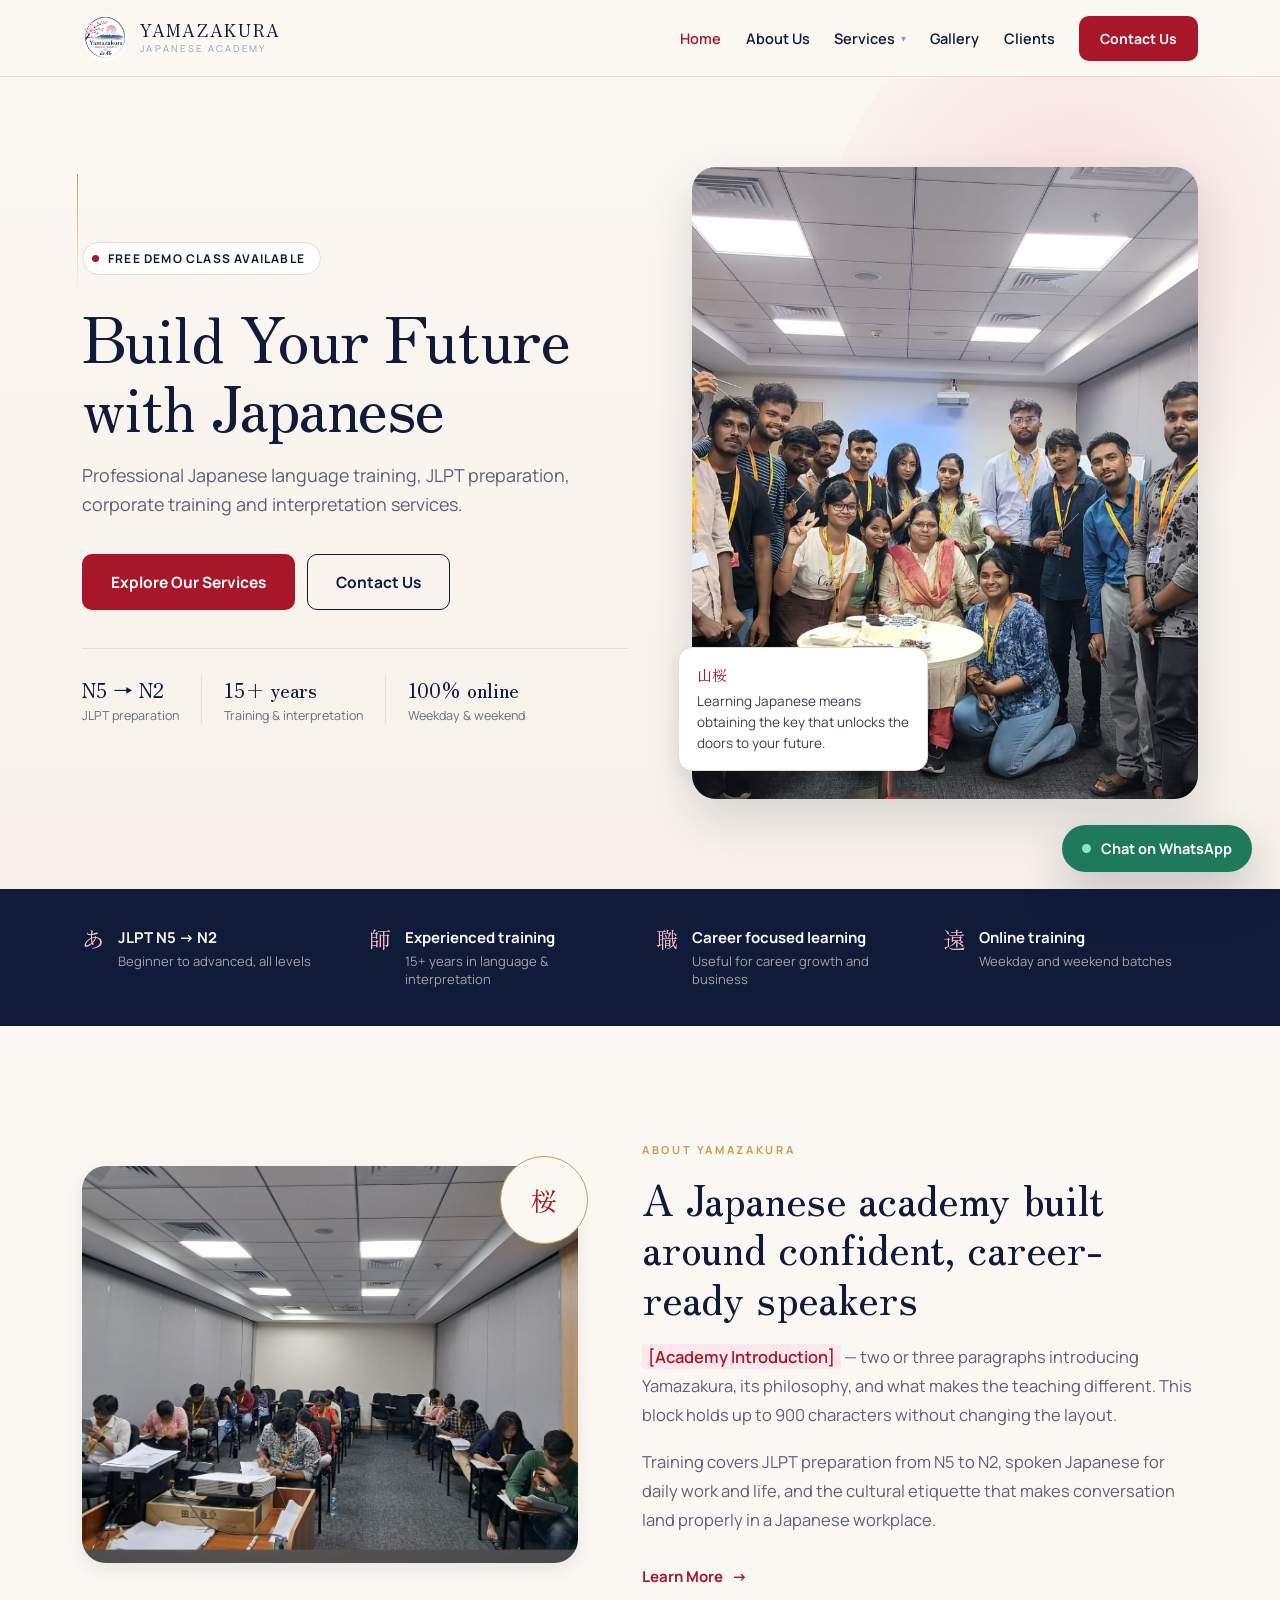
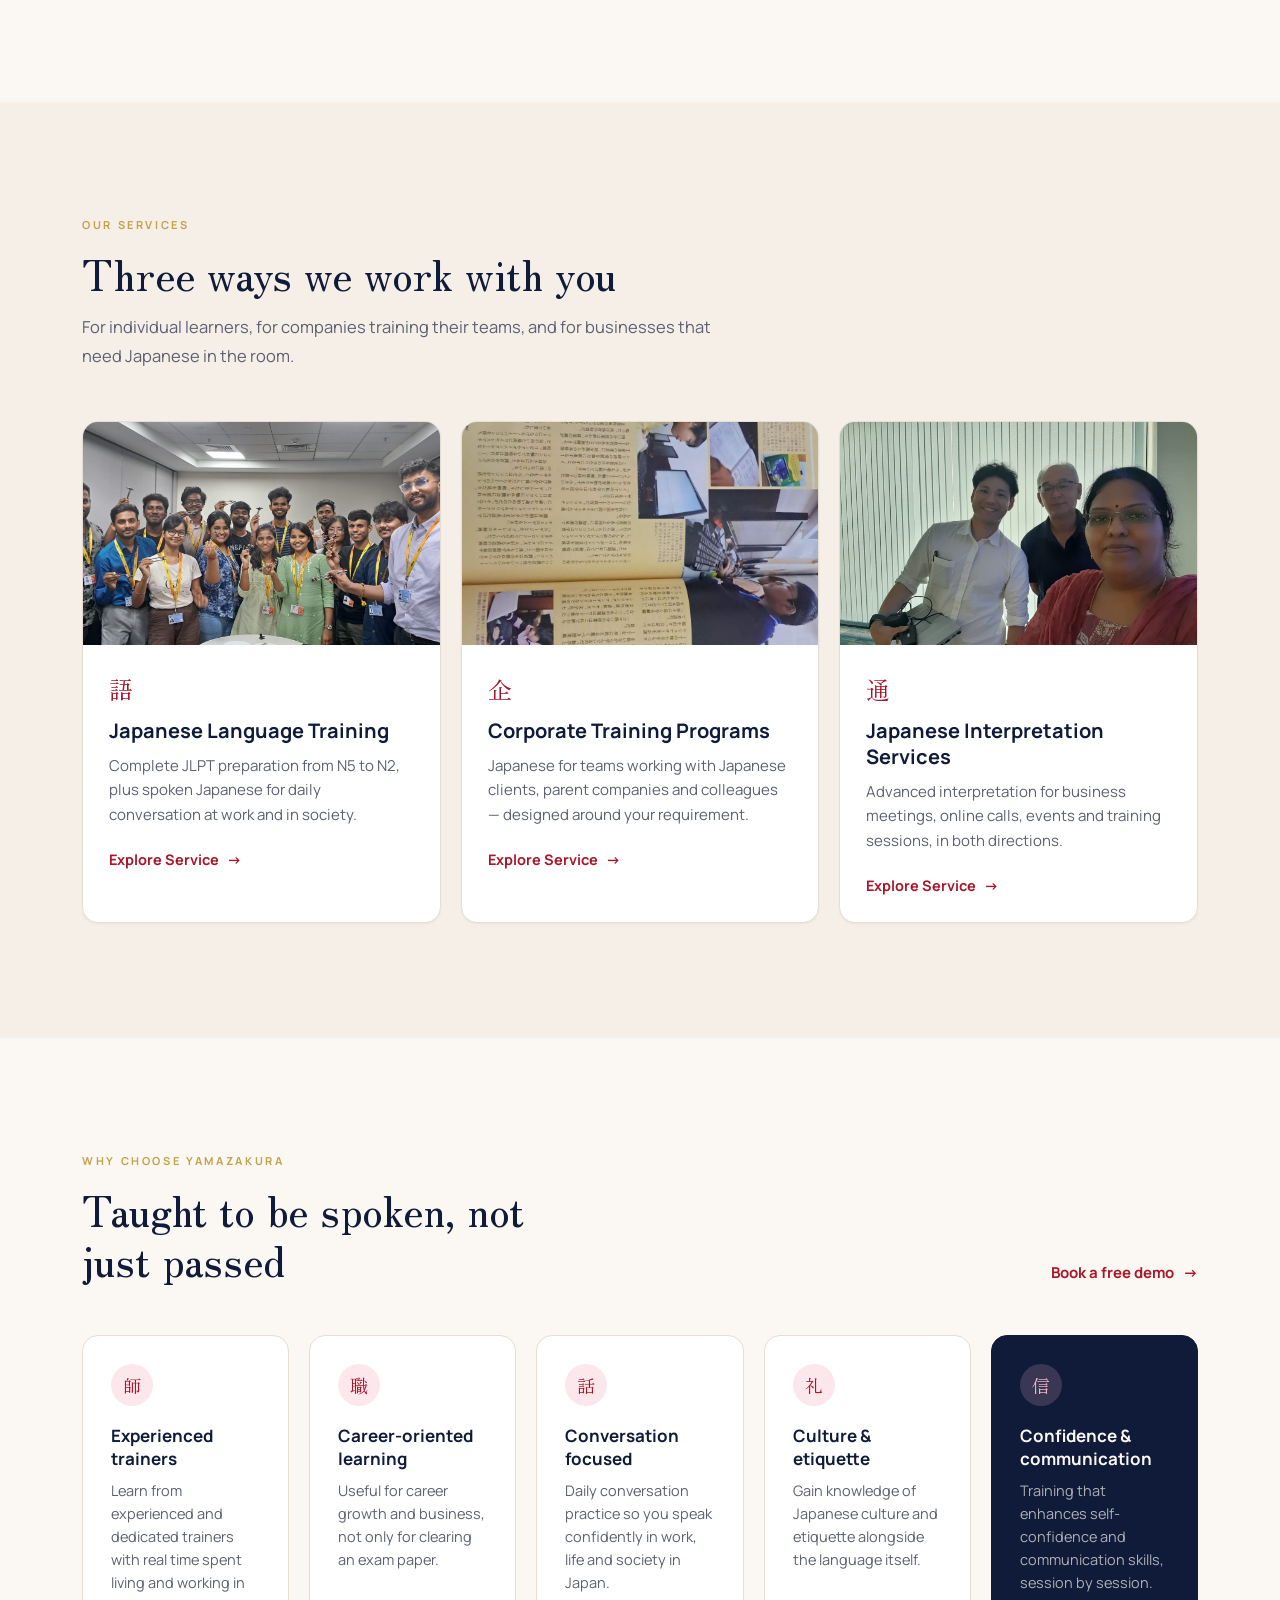
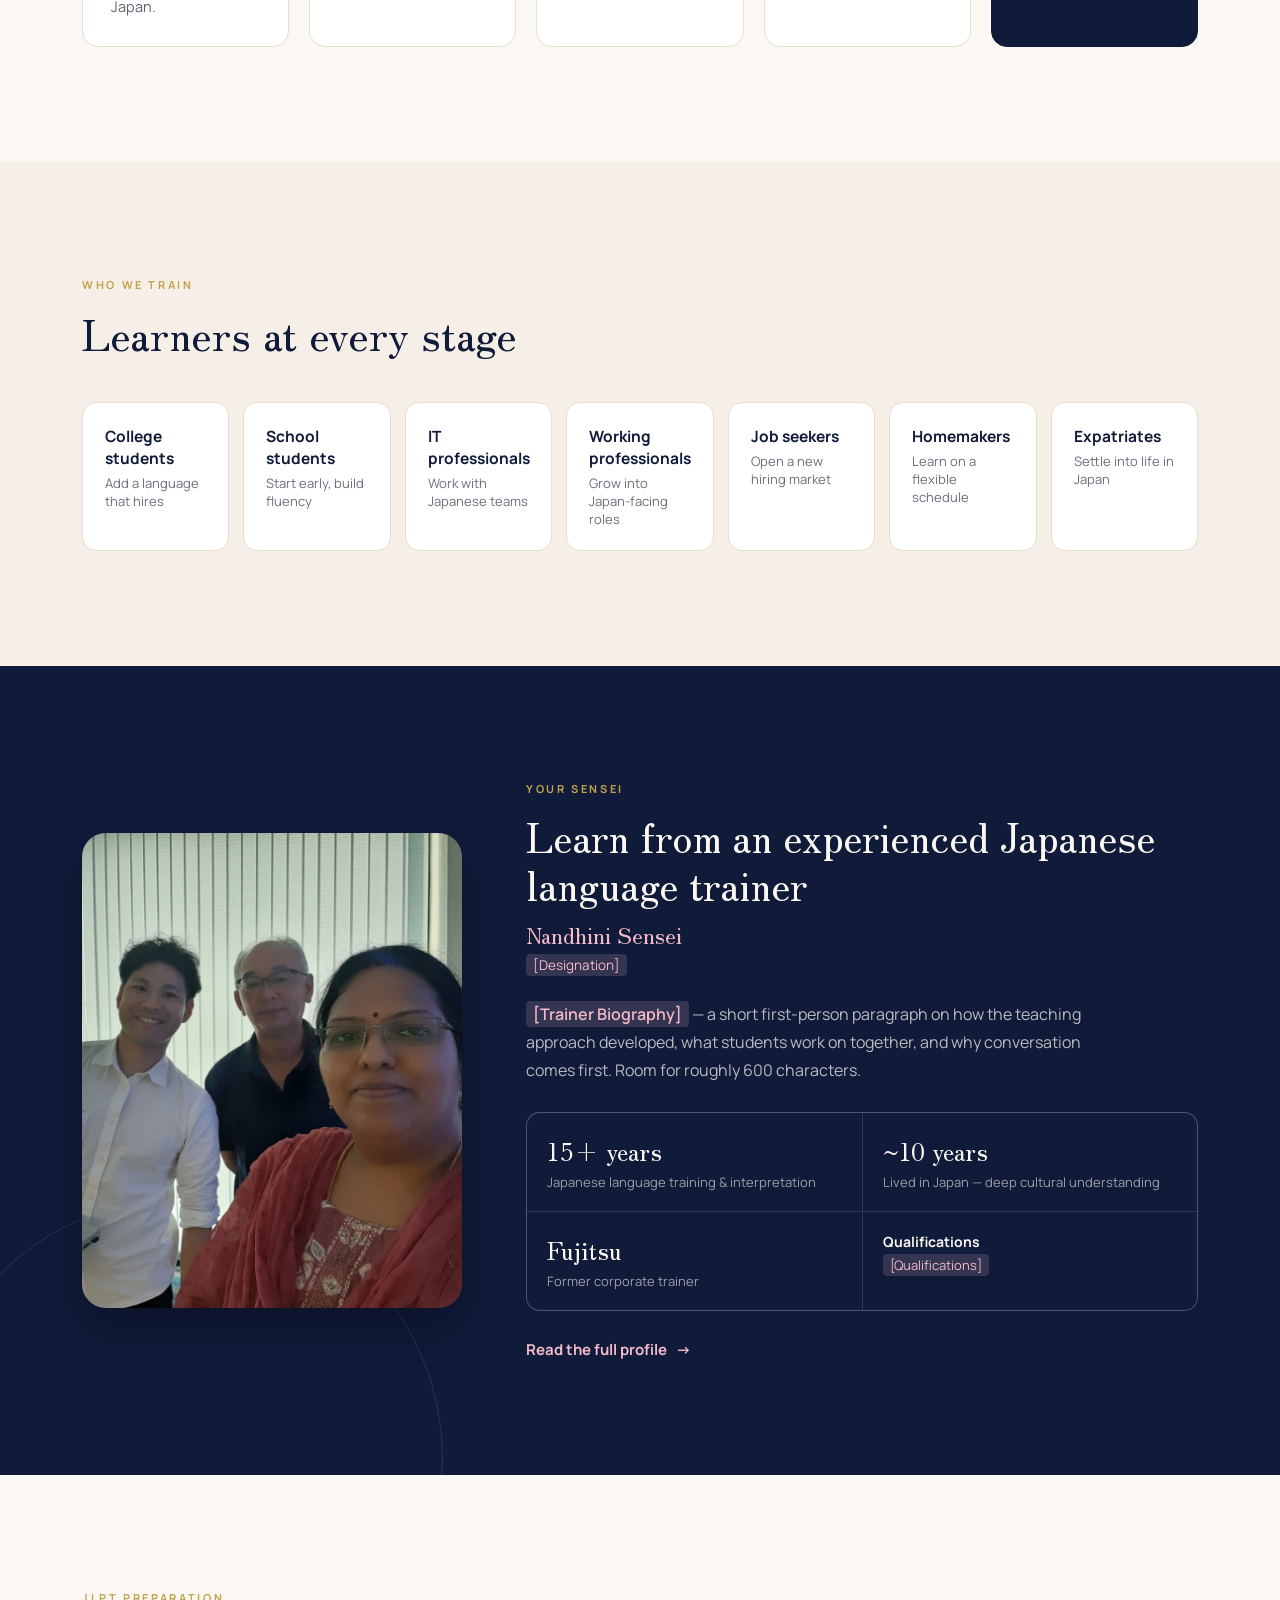
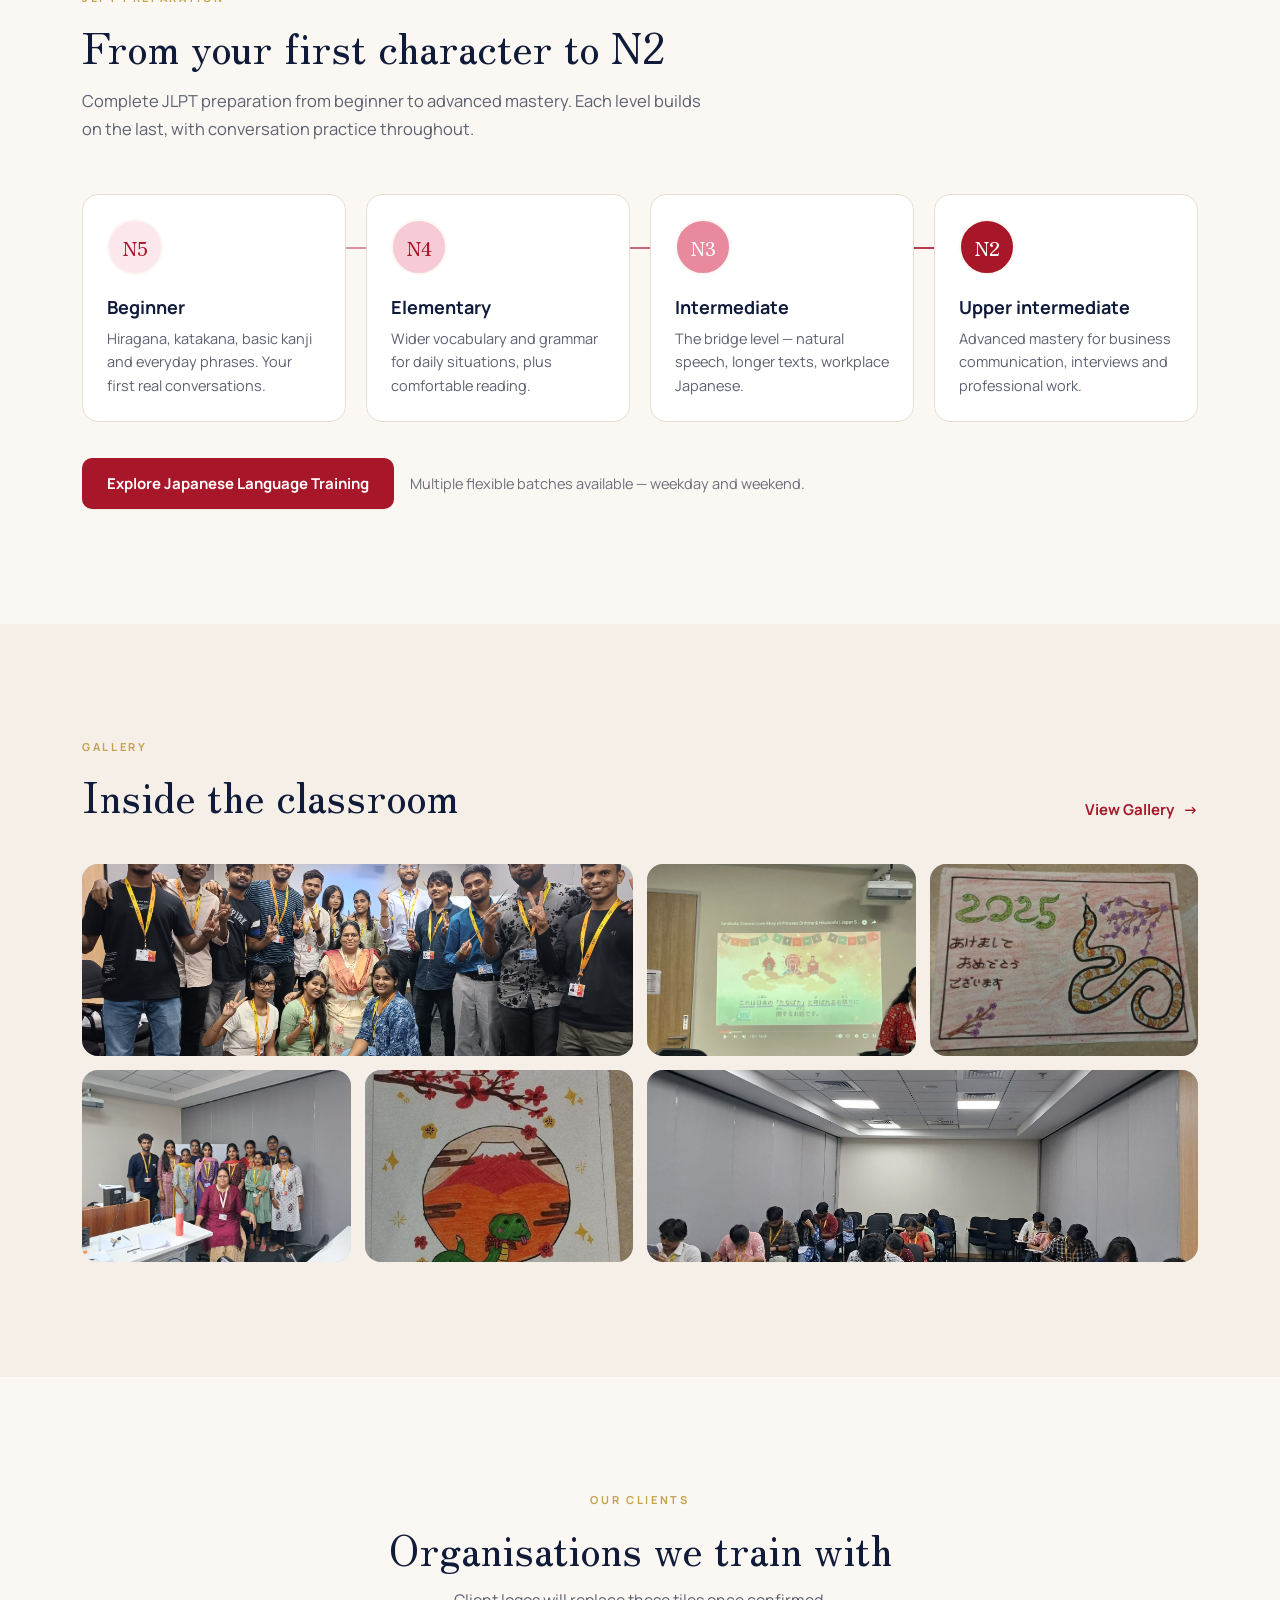
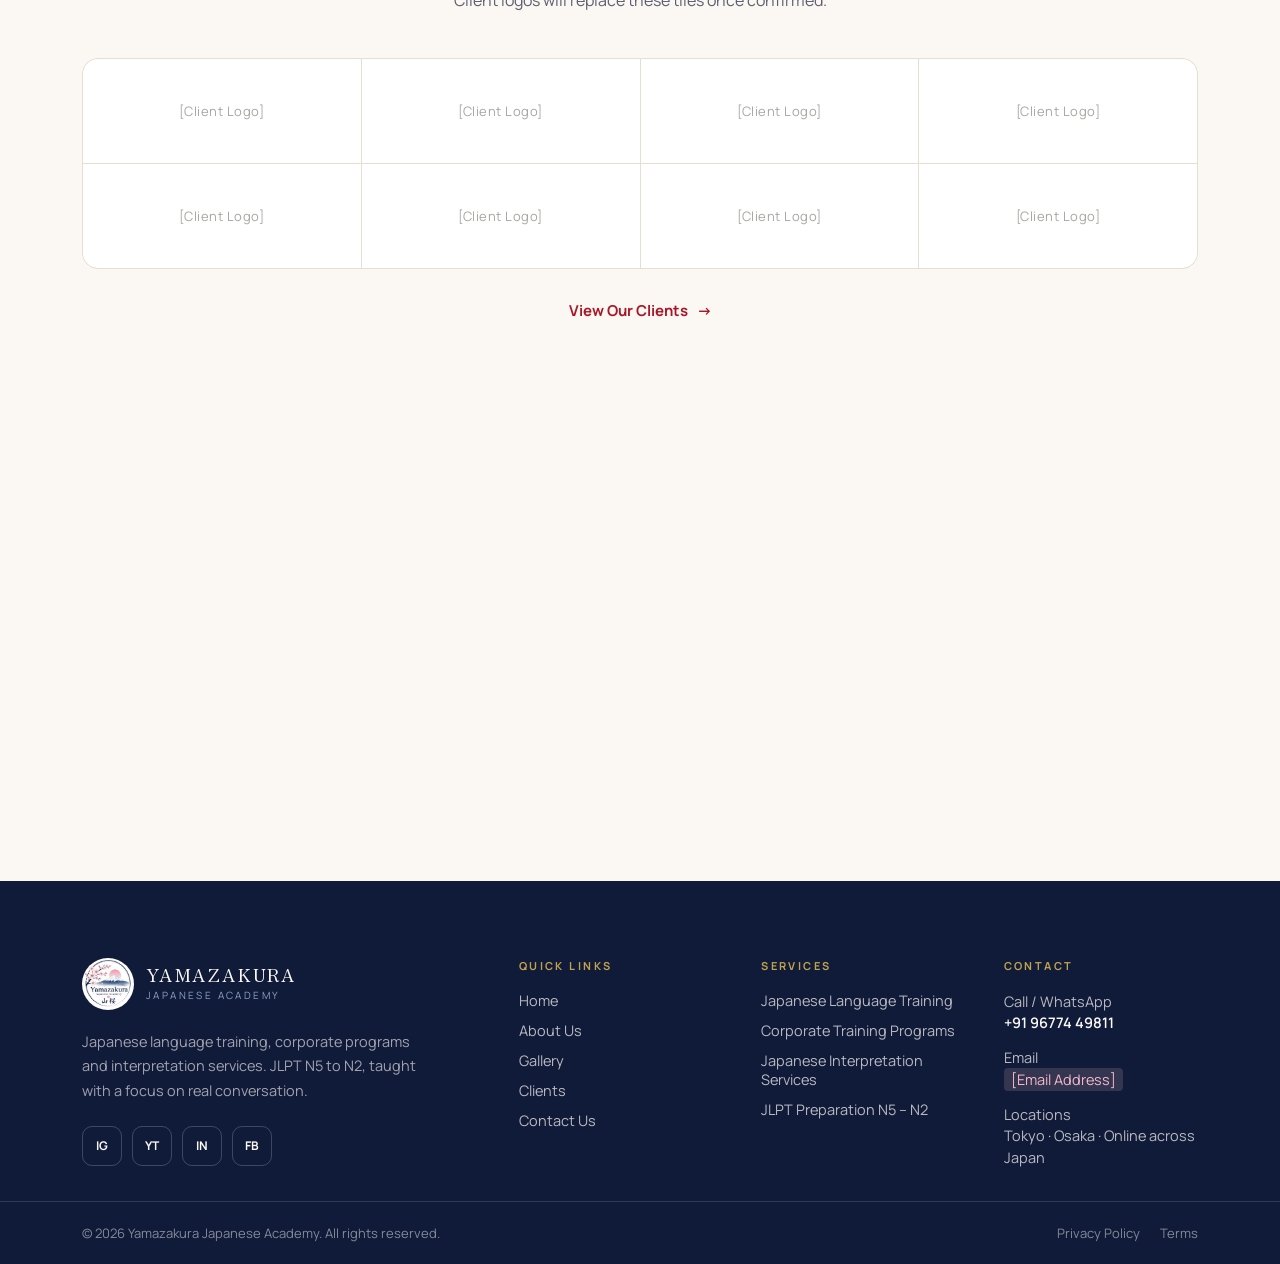
<file: index.html>
<!DOCTYPE html>
<html lang="en">
<head>
  <meta charset="utf-8">
  <meta name="viewport" content="width=device-width, initial-scale=1">
  <title>Yamazakura Japanese Academy — Japanese Language Training, JLPT N5 to N2</title>
  <meta name="description" content="Professional Japanese language training, JLPT N5 to N2 preparation, corporate training and interpretation services.">
  <link rel="icon" href="assets/yamazakura-logo.jpg">
  <link rel="preconnect" href="https://fonts.googleapis.com">
  <link rel="preconnect" href="https://fonts.gstatic.com" crossorigin>
  <link href="https://fonts.googleapis.com/css2?family=Zen+Old+Mincho:wght@400;500;700&family=Manrope:wght@400;500;600;700;800&display=swap" rel="stylesheet">
  <link rel="stylesheet" href="css/styles.css">
</head>
<body>

<header class="site-header">
  <div class="container nav-bar">
    <a class="brand" href="index.html">
      <img src="assets/yamazakura-logo.jpg" alt="Yamazakura Japanese Academy" width="46" height="46">
      <span><span class="brand-name">Yamazakura</span><span class="brand-sub">Japanese Academy</span></span>
    </a>

    <nav class="nav-desktop" aria-label="Main">
      <a href="index.html" class="nav-link is-active">Home</a>
      <a href="about.html" class="nav-link">About Us</a>
      <div class="nav-dropdown">
        <a href="services.html" class="nav-link" aria-haspopup="true">Services <span class="caret">▾</span></a>
        <div class="dropdown-menu">
          <a href="services.html#language"><strong>Japanese Language Training</strong><span>JLPT N5 to N2, spoken Japanese</span></a>
          <a href="services.html#corporate"><strong>Corporate Training Programs</strong><span>Japanese for teams and organisations</span></a>
          <a href="services.html#interpretation"><strong>Japanese Interpretation Services</strong><span>Meetings, events, business communication</span></a>
        </div>
      </div>
      <a href="gallery.html" class="nav-link">Gallery</a>
      <a href="clients.html" class="nav-link">Clients</a>
      <a href="contact.html" class="btn btn-primary nav-cta">Contact Us</a>
    </nav>

    <button type="button" class="menu-toggle" aria-label="Menu" aria-expanded="false" aria-controls="mobile-menu">
      <span></span><span></span><span></span>
    </button>
  </div>

  <div class="mobile-menu" id="mobile-menu" hidden>
    <a href="index.html" class="mobile-link is-active">Home</a>
    <a href="about.html" class="mobile-link">About Us</a>
    <div class="mobile-services">
      <button type="button" class="mobile-services-toggle" aria-expanded="false" aria-controls="mobile-sub">Services <span class="sign">+</span></button>
      <div class="mobile-sub" id="mobile-sub" hidden>
        <a href="services.html#language">Japanese Language Training</a>
        <a href="services.html#corporate">Corporate Training Programs</a>
        <a href="services.html#interpretation">Japanese Interpretation Services</a>
      </div>
    </div>
    <a href="gallery.html" class="mobile-link">Gallery</a>
    <a href="clients.html" class="mobile-link">Clients</a>
    <div class="mobile-actions">
      <a href="contact.html" class="btn btn-primary">Contact Us</a>
      <a href="https://wa.me/919677449811" class="btn btn-outline">WhatsApp Us</a>
    </div>
  </div>
</header>

<main>

  <!-- ================= HERO ================= -->
  <section class="hero">
    <div class="hero-glow"></div>
    <div class="hero-rule"></div>
    <div class="petal p1"></div>
    <div class="petal p2"></div>
    <div class="petal p3"></div>

    <div class="container hero-inner">
      <div class="hero-copy">
        <div class="pill"><span class="dot"></span>Free demo class available</div>
        <h1>Build Your Future<br>with Japanese</h1>
        <p>Professional Japanese language training, JLPT preparation, corporate training and interpretation services.</p>
        <div class="hero-actions">
          <a href="services.html" class="btn btn-primary">Explore Our Services</a>
          <a href="contact.html" class="btn btn-outline">Contact Us</a>
        </div>
        <div class="hero-stats">
          <div><strong>N5 → N2</strong><span>JLPT preparation</span></div>
          <div class="sep"></div>
          <div><strong>15+ years</strong><span>Training &amp; interpretation</span></div>
          <div class="sep"></div>
          <div><strong>100% online</strong><span>Weekday &amp; weekend</span></div>
        </div>
      </div>

      <div class="hero-media">
        <div class="img-frame">
          <img src="assets/batch-group-large.jpeg" alt="A Yamazakura batch at the end of a training session">
        </div>
        <div class="hero-quote">
          <div class="serif">山桜</div>
          <p>Learning Japanese means obtaining the key that unlocks the doors to your future.</p>
        </div>
      </div>
    </div>
  </section>

  <!-- ================= TRUST STRIP ================= -->
  <section class="trust">
    <div class="container">
      <div class="trust-item"><span class="serif">あ</span><span><strong>JLPT N5 → N2</strong><span>Beginner to advanced, all levels</span></span></div>
      <div class="trust-item"><span class="serif">師</span><span><strong>Experienced training</strong><span>15+ years in language &amp; interpretation</span></span></div>
      <div class="trust-item"><span class="serif">職</span><span><strong>Career focused learning</strong><span>Useful for career growth and business</span></span></div>
      <div class="trust-item"><span class="serif">遠</span><span><strong>Online training</strong><span>Weekday and weekend batches</span></span></div>
    </div>
  </section>

  <!-- ================= ABOUT PREVIEW ================= -->
  <section class="container section" data-reveal>
    <div class="split">
      <div class="about-media">
        <div class="img-frame">
          <img src="assets/exam-session.jpeg" alt="Students sitting a written Japanese assessment" loading="lazy">
        </div>
        <div class="seal">桜</div>
      </div>
      <div class="about-copy">
        <div class="eyebrow">About Yamazakura</div>
        <h2 class="h2">A Japanese academy built around confident, career-ready speakers</h2>
        <p><span class="ph">[Academy Introduction]</span> — two or three paragraphs introducing Yamazakura, its philosophy, and what makes the teaching different. This block holds up to 900 characters without changing the layout.</p>
        <p>Training covers JLPT preparation from N5 to N2, spoken Japanese for daily work and life, and the cultural etiquette that makes conversation land properly in a Japanese workplace.</p>
        <a href="about.html" class="link-arrow">Learn More <span>→</span></a>
      </div>
    </div>
  </section>

  <!-- ================= SERVICES ================= -->
  <section class="bg-sand" data-reveal>
    <div class="container section">
      <div class="section-head" style="max-width:640px">
        <div class="eyebrow">Our Services</div>
        <h2 class="h2">Three ways we work with you</h2>
        <p class="lead">For individual learners, for companies training their teams, and for businesses that need Japanese in the room.</p>
      </div>
      <div class="grid" style="--min:290px">
        <a href="services.html#language" class="service-card">
          <div class="thumb"><img src="assets/batch-calligraphy.jpeg" alt="A language batch at the end of a session" loading="lazy"></div>
          <div class="body">
            <div class="kanji">語</div>
            <h3>Japanese Language Training</h3>
            <p>Complete JLPT preparation from N5 to N2, plus spoken Japanese for daily conversation at work and in society.</p>
            <span class="more">Explore Service <span>→</span></span>
          </div>
        </a>
        <a href="services.html#corporate" class="service-card">
          <div class="thumb"><img src="assets/corporate-onsite.jpeg" alt="On-site corporate training session" loading="lazy"></div>
          <div class="body">
            <div class="kanji">企</div>
            <h3>Corporate Training Programs</h3>
            <p>Japanese for teams working with Japanese clients, parent companies and colleagues — designed around your requirement.</p>
            <span class="more">Explore Service <span>→</span></span>
          </div>
        </a>
        <a href="services.html#interpretation" class="service-card">
          <div class="thumb"><img src="assets/trainer-colleagues.jpeg" alt="Interpreting for a business meeting" loading="lazy"></div>
          <div class="body">
            <div class="kanji">通</div>
            <h3>Japanese Interpretation Services</h3>
            <p>Advanced interpretation for business meetings, online calls, events and training sessions, in both directions.</p>
            <span class="more">Explore Service <span>→</span></span>
          </div>
        </a>
      </div>
    </div>
  </section>

  <!-- ================= WHY CHOOSE ================= -->
  <section class="container section" data-reveal>
    <div class="section-head-row" style="margin-bottom:clamp(32px,4vw,52px)">
      <div>
        <div class="eyebrow">Why Choose Yamazakura</div>
        <h2 class="h2">Taught to be spoken, not just passed</h2>
      </div>
      <a href="contact.html" class="link-arrow">Book a free demo <span>→</span></a>
    </div>
    <div class="grid" style="--min:190px">
      <div class="card card-hover"><div class="kanji-badge">師</div><h3>Experienced trainers</h3><p>Learn from experienced and dedicated trainers with real time spent living and working in Japan.</p></div>
      <div class="card card-hover"><div class="kanji-badge">職</div><h3>Career-oriented learning</h3><p>Useful for career growth and business, not only for clearing an exam paper.</p></div>
      <div class="card card-hover"><div class="kanji-badge">話</div><h3>Conversation focused</h3><p>Daily conversation practice so you speak confidently in work, life and society in Japan.</p></div>
      <div class="card card-hover"><div class="kanji-badge">礼</div><h3>Culture &amp; etiquette</h3><p>Gain knowledge of Japanese culture and etiquette alongside the language itself.</p></div>
      <div class="card card-dark"><div class="kanji-badge">信</div><h3>Confidence &amp; communication</h3><p>Training that enhances self-confidence and communication skills, session by session.</p></div>
    </div>
  </section>

  <!-- ================= WHO WE TRAIN ================= -->
  <section class="bg-sand" data-reveal>
    <div class="container section">
      <div class="section-head" style="max-width:600px; margin-bottom:clamp(28px,4vw,44px)">
        <div class="eyebrow">Who We Train</div>
        <h2 class="h2">Learners at every stage</h2>
      </div>
      <div class="learner-grid">
        <div class="learner hoverable"><strong>College students</strong><span>Add a language that hires</span></div>
        <div class="learner hoverable"><strong>School students</strong><span>Start early, build fluency</span></div>
        <div class="learner hoverable"><strong>IT professionals</strong><span>Work with Japanese teams</span></div>
        <div class="learner hoverable"><strong>Working professionals</strong><span>Grow into Japan-facing roles</span></div>
        <div class="learner hoverable"><strong>Job seekers</strong><span>Open a new hiring market</span></div>
        <div class="learner hoverable"><strong>Homemakers</strong><span>Learn on a flexible schedule</span></div>
        <div class="learner hoverable"><strong>Expatriates</strong><span>Settle into life in Japan</span></div>
      </div>
    </div>
  </section>

  <!-- ================= TRAINER ================= -->
  <section class="bg-navy" data-reveal>
    <div class="ring" style="left:-6%; bottom:-30%; width:min(520px,60vw); height:min(520px,60vw);"></div>
    <div class="container section relative">
      <div class="split">
        <div class="trainer-media">
          <div class="img-frame">
            <img src="assets/trainer-colleagues.jpeg" alt="Nandhini Sensei with Japanese colleagues" loading="lazy">
          </div>
        </div>
        <div class="trainer-copy">
          <div class="eyebrow">Your Sensei</div>
          <h2 class="h2">Learn from an experienced Japanese language trainer</h2>
          <div class="sensei-name">Nandhini Sensei</div>
          <div class="sensei-role"><span class="ph-dark">[Designation]</span></div>
          <p><span class="ph-dark" style="font-weight:600">[Trainer Biography]</span> — a short first-person paragraph on how the teaching approach developed, what students work on together, and why conversation comes first. Room for roughly 600 characters.</p>
          <div class="stat-grid dark" style="grid-template-columns:repeat(auto-fit,minmax(min(240px,100%),1fr))">
            <div><div class="stat-value">15+ years</div><div class="stat-label">Japanese language training &amp; interpretation</div></div>
            <div><div class="stat-value">~10 years</div><div class="stat-label">Lived in Japan — deep cultural understanding</div></div>
            <div><div class="stat-value">Fujitsu</div><div class="stat-label">Former corporate trainer</div></div>
            <div><div style="font-size:14px; font-weight:700">Qualifications</div><div class="stat-label"><span class="ph-dark">[Qualifications]</span></div></div>
          </div>
          <a href="about.html" class="link-arrow on-dark">Read the full profile <span>→</span></a>
        </div>
      </div>
    </div>
  </section>

  <!-- ================= JLPT ================= -->
  <section class="container section" data-reveal>
    <div class="section-head">
      <div class="eyebrow">JLPT Preparation</div>
      <h2 class="h2">From your first character to N2</h2>
      <p class="lead">Complete JLPT preparation from beginner to advanced mastery. Each level builds on the last, with conversation practice throughout.</p>
    </div>
    <div class="levels">
      <div class="levels-line"></div>
      <div class="grid" style="--min:220px">
        <div class="card level-card"><div class="level-dot n5">N5</div><h3>Beginner</h3><p>Hiragana, katakana, basic kanji and everyday phrases. Your first real conversations.</p></div>
        <div class="card level-card"><div class="level-dot n4">N4</div><h3>Elementary</h3><p>Wider vocabulary and grammar for daily situations, plus comfortable reading.</p></div>
        <div class="card level-card"><div class="level-dot n3">N3</div><h3>Intermediate</h3><p>The bridge level — natural speech, longer texts, workplace Japanese.</p></div>
        <div class="card level-card"><div class="level-dot n2">N2</div><h3>Upper intermediate</h3><p>Advanced mastery for business communication, interviews and professional work.</p></div>
      </div>
    </div>
    <div style="display:flex; flex-wrap:wrap; gap:16px; align-items:center; margin-top:36px;">
      <a href="services.html#language" class="btn btn-primary btn-sm">Explore Japanese Language Training</a>
      <span style="font-size:14.5px; color:var(--muted);">Multiple flexible batches available — weekday and weekend.</span>
    </div>
  </section>

  <!-- ================= GALLERY ================= -->
  <section class="bg-sand" data-reveal>
    <div class="container section">
      <div class="section-head-row">
        <div>
          <div class="eyebrow">Gallery</div>
          <h2 class="h2">Inside the classroom</h2>
        </div>
        <a href="gallery.html" class="link-arrow">View Gallery <span>→</span></a>
      </div>
      <div class="home-gallery">
        <div class="span2"><img src="assets/batch-celebration.jpeg" alt="Celebrating the end of a batch" loading="lazy"></div>
        <div><img src="assets/culture-session.jpeg" alt="A Japanese culture session on Tanabata" loading="lazy"></div>
        <div><img src="assets/art-sakura-snake.jpeg" alt="Student New Year artwork with sakura branches" loading="lazy"></div>
        <div><img src="assets/batch-group-two.jpeg" alt="A Yamazakura training batch" loading="lazy"></div>
        <div><img src="assets/art-newyear-fuji.jpeg" alt="Student New Year card — Mount Fuji and snake" style="object-position:50% 12%" loading="lazy"></div>
        <div class="span2"><img src="assets/exam-session.jpeg" alt="A written assessment in progress" loading="lazy"></div>
      </div>
    </div>
  </section>

  <!-- ================= CLIENTS ================= -->
  <section class="container section" data-reveal>
    <div class="center-head">
      <div class="eyebrow">Our Clients</div>
      <h2 class="h2">Organisations we train with</h2>
      <p class="lead" style="font-size:16px">Client logos will replace these tiles once confirmed.</p>
    </div>
    <div class="logo-grid four">
      <div>[Client Logo]</div><div>[Client Logo]</div><div>[Client Logo]</div><div>[Client Logo]</div>
      <div>[Client Logo]</div><div>[Client Logo]</div><div>[Client Logo]</div><div>[Client Logo]</div>
    </div>
    <div style="text-align:center; margin-top:30px;">
      <a href="clients.html" class="link-arrow">View Our Clients <span>→</span></a>
    </div>
  </section>

  <!-- ================= FINAL CTA ================= -->
  <section class="cta-wrap" data-reveal>
    <div class="cta-band">
      <div class="cta-inner">
        <div>
          <div class="cta-kicker">山桜 — はじめましょう</div>
          <h2>Start your Japanese learning journey</h2>
          <p>Book a free demo class, or ask us anything about levels, batches and fees. We reply within one working day.</p>
        </div>
        <div class="cta-actions">
          <a href="contact.html" class="btn btn-white">Contact Us</a>
          <a href="https://wa.me/919677449811" class="btn btn-ghost">WhatsApp Us</a>
          <div class="cta-phone">+91 96774 49811</div>
        </div>
      </div>
    </div>
  </section>
</main>

<footer class="site-footer">
  <div class="container footer-grid">
    <div>
      <div class="footer-brand">
        <img src="assets/yamazakura-logo.jpg" alt="Yamazakura Japanese Academy" width="52" height="52">
        <span><span class="brand-name">Yamazakura</span><span class="brand-sub">Japanese Academy</span></span>
      </div>
      <p class="footer-about">Japanese language training, corporate programs and interpretation services. JLPT N5 to N2, taught with a focus on real conversation.</p>
      <div class="socials">
        <a href="#" aria-label="Instagram">IG</a>
        <a href="#" aria-label="YouTube">YT</a>
        <a href="#" aria-label="LinkedIn">IN</a>
        <a href="#" aria-label="Facebook">FB</a>
      </div>
    </div>
    <div>
      <div class="footer-title">Quick Links</div>
      <nav class="footer-links" aria-label="Quick links">
        <a href="index.html">Home</a>
        <a href="about.html">About Us</a>
        <a href="gallery.html">Gallery</a>
        <a href="clients.html">Clients</a>
        <a href="contact.html">Contact Us</a>
      </nav>
    </div>
    <div>
      <div class="footer-title">Services</div>
      <nav class="footer-links" aria-label="Services">
        <a href="services.html#language">Japanese Language Training</a>
        <a href="services.html#corporate">Corporate Training Programs</a>
        <a href="services.html#interpretation">Japanese Interpretation Services</a>
        <a href="services.html#jlpt">JLPT Preparation N5 – N2</a>
      </nav>
    </div>
    <div>
      <div class="footer-title">Contact</div>
      <div class="footer-contact">
        <div>Call / WhatsApp<br><a href="tel:+919677449811">+91 96774 49811</a></div>
        <div>Email<br><span class="ph-dark">[Email Address]</span></div>
        <div>Locations<br>Tokyo · Osaka · Online across Japan</div>
      </div>
    </div>
  </div>
  <div class="footer-bottom">
    <div class="container">
      <div>© 2026 Yamazakura Japanese Academy. All rights reserved.</div>
      <nav><a href="#">Privacy Policy</a><a href="#">Terms</a></nav>
    </div>
  </div>
</footer>
<a href="https://wa.me/919677449811" class="wa-float" aria-label="Chat with us on WhatsApp"><span class="dot"></span> Chat on WhatsApp</a>
<script src="js/main.js"></script>
</body>
</html>
</file>
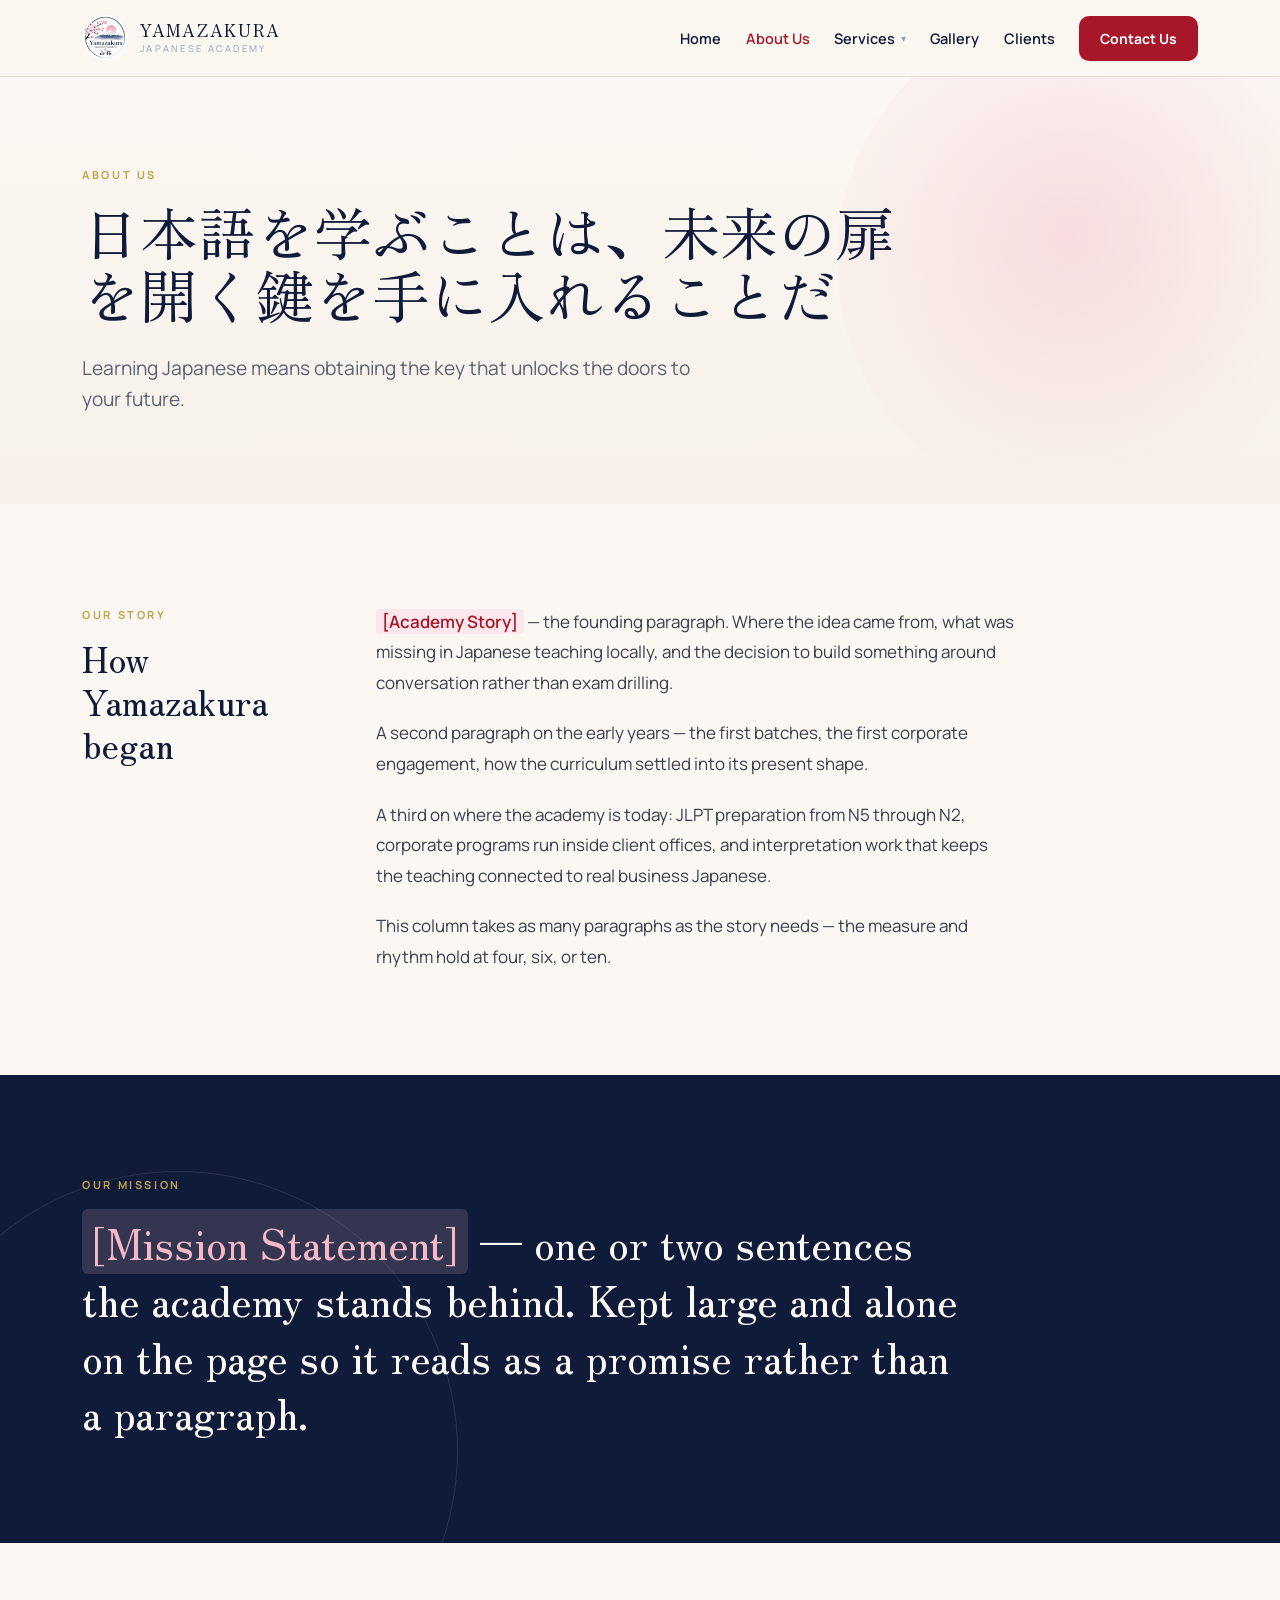
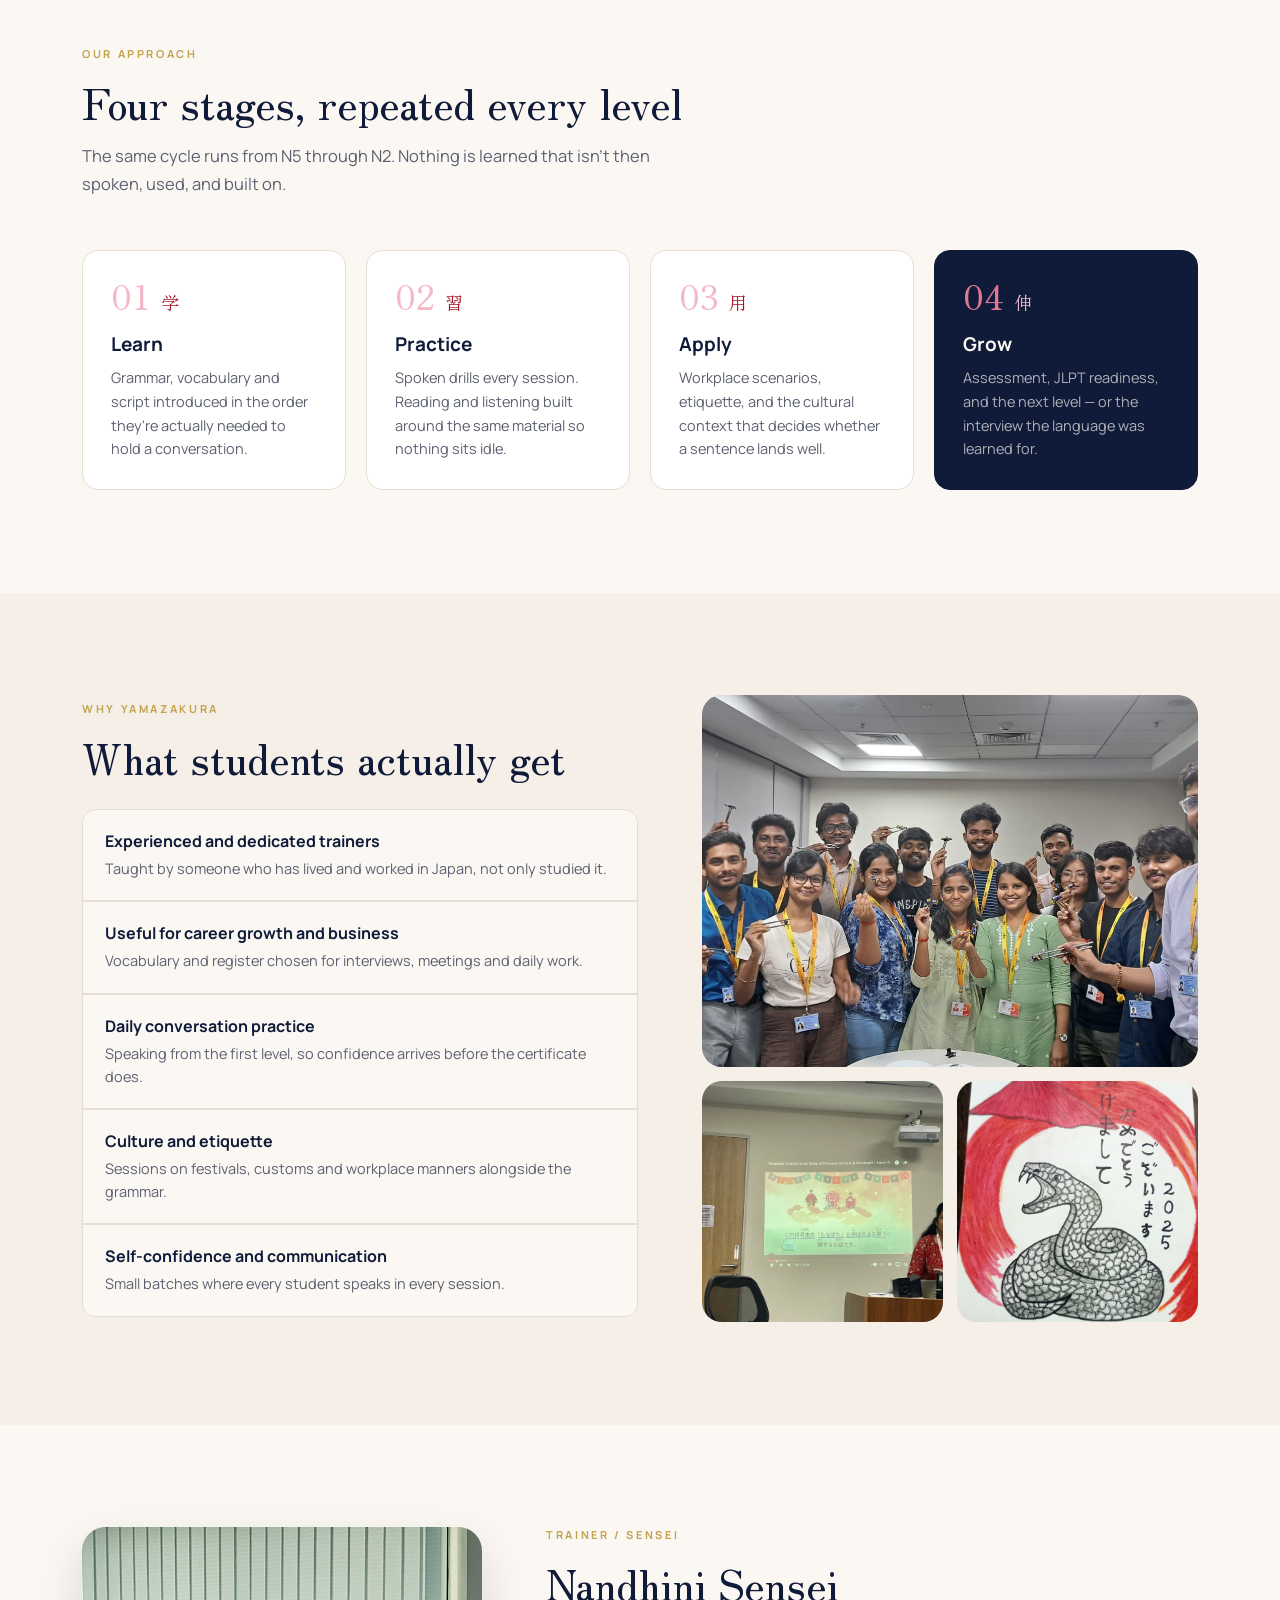
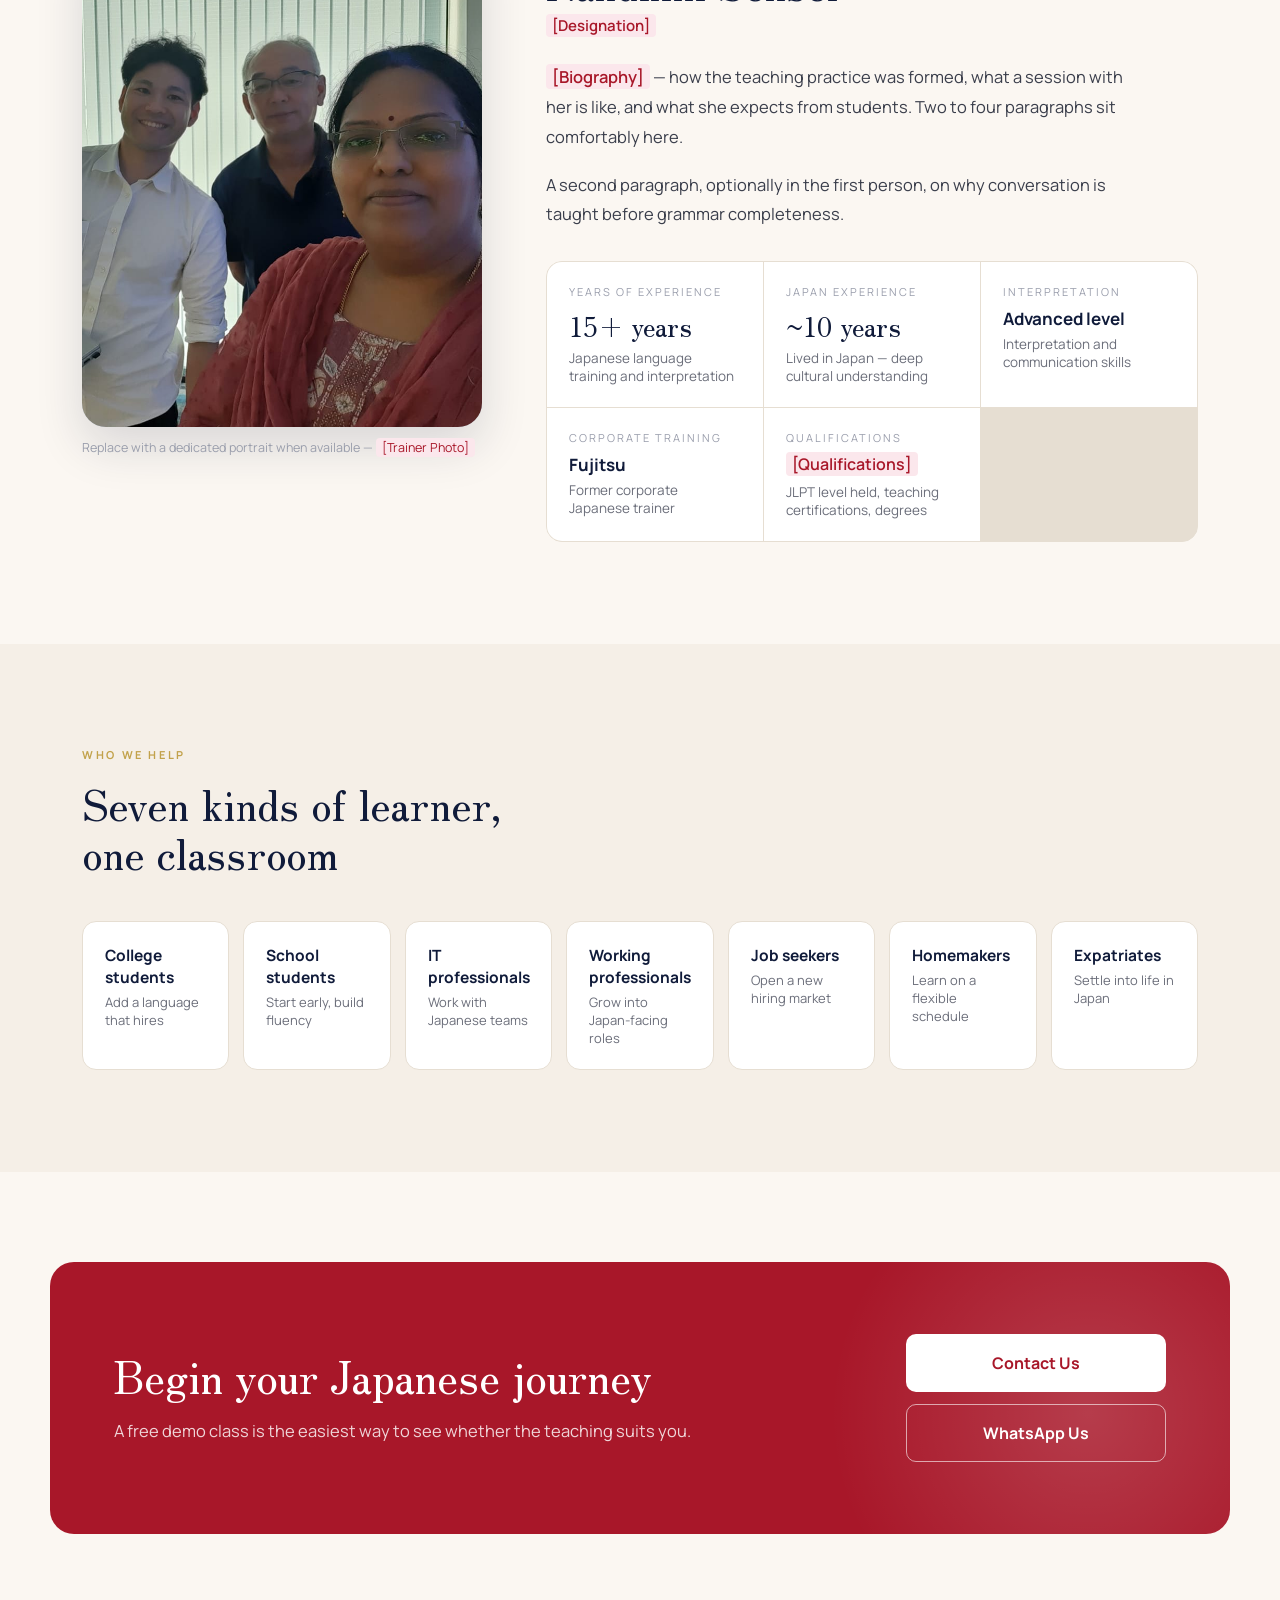
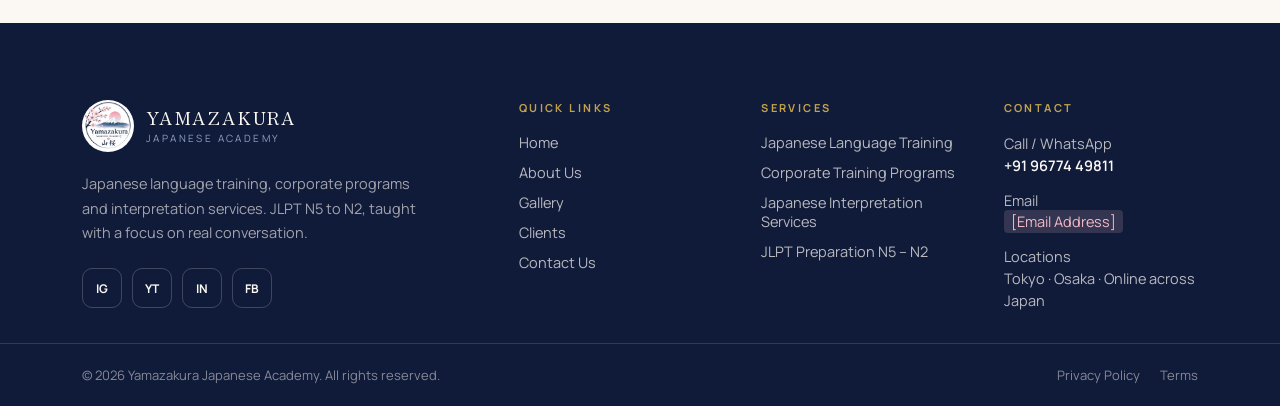
<file: about.html>
<!DOCTYPE html>
<html lang="en">
<head>
  <meta charset="utf-8">
  <meta name="viewport" content="width=device-width, initial-scale=1">
  <title>About Us — Yamazakura Japanese Academy</title>
  <meta name="description" content="The story, mission and teaching approach behind Yamazakura Japanese Academy, and its trainer Nandhini Sensei.">
  <link rel="icon" href="assets/yamazakura-logo.jpg">
  <link rel="preconnect" href="https://fonts.googleapis.com">
  <link rel="preconnect" href="https://fonts.gstatic.com" crossorigin>
  <link href="https://fonts.googleapis.com/css2?family=Zen+Old+Mincho:wght@400;500;700&family=Manrope:wght@400;500;600;700;800&display=swap" rel="stylesheet">
  <link rel="stylesheet" href="css/styles.css">
</head>
<body>

<header class="site-header">
  <div class="container nav-bar">
    <a class="brand" href="index.html">
      <img src="assets/yamazakura-logo.jpg" alt="Yamazakura Japanese Academy" width="46" height="46">
      <span><span class="brand-name">Yamazakura</span><span class="brand-sub">Japanese Academy</span></span>
    </a>

    <nav class="nav-desktop" aria-label="Main">
      <a href="index.html" class="nav-link">Home</a>
      <a href="about.html" class="nav-link is-active">About Us</a>
      <div class="nav-dropdown">
        <a href="services.html" class="nav-link" aria-haspopup="true">Services <span class="caret">▾</span></a>
        <div class="dropdown-menu">
          <a href="services.html#language"><strong>Japanese Language Training</strong><span>JLPT N5 to N2, spoken Japanese</span></a>
          <a href="services.html#corporate"><strong>Corporate Training Programs</strong><span>Japanese for teams and organisations</span></a>
          <a href="services.html#interpretation"><strong>Japanese Interpretation Services</strong><span>Meetings, events, business communication</span></a>
        </div>
      </div>
      <a href="gallery.html" class="nav-link">Gallery</a>
      <a href="clients.html" class="nav-link">Clients</a>
      <a href="contact.html" class="btn btn-primary nav-cta">Contact Us</a>
    </nav>

    <button type="button" class="menu-toggle" aria-label="Menu" aria-expanded="false" aria-controls="mobile-menu">
      <span></span><span></span><span></span>
    </button>
  </div>

  <div class="mobile-menu" id="mobile-menu" hidden>
    <a href="index.html" class="mobile-link">Home</a>
    <a href="about.html" class="mobile-link is-active">About Us</a>
    <div class="mobile-services">
      <button type="button" class="mobile-services-toggle" aria-expanded="false" aria-controls="mobile-sub">Services <span class="sign">+</span></button>
      <div class="mobile-sub" id="mobile-sub" hidden>
        <a href="services.html#language">Japanese Language Training</a>
        <a href="services.html#corporate">Corporate Training Programs</a>
        <a href="services.html#interpretation">Japanese Interpretation Services</a>
      </div>
    </div>
    <a href="gallery.html" class="mobile-link">Gallery</a>
    <a href="clients.html" class="mobile-link">Clients</a>
    <div class="mobile-actions">
      <a href="contact.html" class="btn btn-primary">Contact Us</a>
      <a href="https://wa.me/919677449811" class="btn btn-outline">WhatsApp Us</a>
    </div>
  </div>
</header>

<main>

  <!-- HERO -->
  <section class="page-hero about-hero">
    <div class="container">
      <div class="eyebrow">About Us</div>
      <h1 class="h1 about-hero-title">日本語を学ぶことは、未来の扉を開く鍵を手に入れることだ</h1>
      <p class="hero-lead">Learning Japanese means obtaining the key that unlocks the doors to your future.</p>
    </div>
  </section>

  <!-- OUR STORY -->
  <section class="container section-md" data-reveal>
    <div class="story">
      <div class="story-head">
        <div class="eyebrow" style="margin-bottom:14px">Our Story</div>
        <h2 class="h2">How Yamazakura began</h2>
      </div>
      <div class="story-body">
        <p><span class="ph">[Academy Story]</span> — the founding paragraph. Where the idea came from, what was missing in Japanese teaching locally, and the decision to build something around conversation rather than exam drilling.</p>
        <p>A second paragraph on the early years — the first batches, the first corporate engagement, how the curriculum settled into its present shape.</p>
        <p>A third on where the academy is today: JLPT preparation from N5 through N2, corporate programs run inside client offices, and interpretation work that keeps the teaching connected to real business Japanese.</p>
        <p>This column takes as many paragraphs as the story needs — the measure and rhythm hold at four, six, or ten.</p>
      </div>
    </div>
  </section>

  <!-- MISSION -->
  <section class="bg-navy" data-reveal>
    <div class="ring" style="left:-8%; bottom:-40%; width:min(560px,64vw); height:min(560px,64vw);"></div>
    <div class="container section-md relative">
      <div class="eyebrow" style="margin-bottom:22px">Our Mission</div>
      <p class="mission"><span class="ph-dark">[Mission Statement]</span> — one or two sentences the academy stands behind. Kept large and alone on the page so it reads as a promise rather than a paragraph.</p>
    </div>
  </section>

  <!-- APPROACH -->
  <section class="container section-md" data-reveal>
    <div class="section-head">
      <div class="eyebrow">Our Approach</div>
      <h2 class="h2">Four stages, repeated every level</h2>
      <p class="lead">The same cycle runs from N5 through N2. Nothing is learned that isn't then spoken, used, and built on.</p>
    </div>
    <div class="grid" style="--min:220px">
      <div class="card card-hover step-card"><div class="step-num"><b>01</b><i>学</i></div><h3>Learn</h3><p>Grammar, vocabulary and script introduced in the order they're actually needed to hold a conversation.</p></div>
      <div class="card card-hover step-card"><div class="step-num"><b>02</b><i>習</i></div><h3>Practice</h3><p>Spoken drills every session. Reading and listening built around the same material so nothing sits idle.</p></div>
      <div class="card card-hover step-card"><div class="step-num"><b>03</b><i>用</i></div><h3>Apply</h3><p>Workplace scenarios, etiquette, and the cultural context that decides whether a sentence lands well.</p></div>
      <div class="card card-dark step-card"><div class="step-num"><b>04</b><i>伸</i></div><h3>Grow</h3><p>Assessment, JLPT readiness, and the next level — or the interview the language was learned for.</p></div>
    </div>
  </section>

  <!-- WHY YAMAZAKURA -->
  <section class="bg-sand" data-reveal>
    <div class="container section-md">
      <div class="split" style="gap:clamp(32px,5vw,64px)">
        <div style="flex:1 1 380px">
          <div class="eyebrow">Why Yamazakura</div>
          <h2 class="h2" style="margin-bottom:28px">What students actually get</h2>
          <div class="feature-list">
            <div><strong>Experienced and dedicated trainers</strong><span>Taught by someone who has lived and worked in Japan, not only studied it.</span></div>
            <div><strong>Useful for career growth and business</strong><span>Vocabulary and register chosen for interviews, meetings and daily work.</span></div>
            <div><strong>Daily conversation practice</strong><span>Speaking from the first level, so confidence arrives before the certificate does.</span></div>
            <div><strong>Culture and etiquette</strong><span>Sessions on festivals, customs and workplace manners alongside the grammar.</span></div>
            <div><strong>Self-confidence and communication</strong><span>Small batches where every student speaks in every session.</span></div>
          </div>
        </div>
        <div class="mosaic">
          <div class="img-frame wide"><img src="assets/batch-calligraphy.jpeg" alt="A Yamazakura batch at the end of a session" style="object-position:50% 40%" loading="lazy"></div>
          <div class="pair">
            <div class="img-frame"><img src="assets/culture-session.jpeg" alt="A Japanese culture session" style="object-position:55% 48%" loading="lazy"></div>
            <div class="img-frame"><img src="assets/art-fuji-sun.jpeg" alt="Student New Year card artwork" loading="lazy"></div>
          </div>
        </div>
      </div>
    </div>
  </section>

  <!-- TRAINER -->
  <section class="container section-md profile" data-reveal>
    <div class="split">
      <div style="flex:0 1 400px; min-width:min(100%,280px)">
        <div class="img-frame" style="aspect-ratio:4/5; box-shadow:var(--shadow-lg)">
          <img src="assets/trainer-colleagues.jpeg" alt="Nandhini Sensei with Japanese colleagues" style="object-position:78% 42%" loading="lazy">
        </div>
        <div class="caption">Replace with a dedicated portrait when available — <span class="ph" style="font-weight:400">[Trainer Photo]</span></div>
      </div>
      <div class="profile-copy">
        <div class="eyebrow">Trainer / Sensei</div>
        <h2 class="h2">Nandhini Sensei</h2>
        <div class="profile-role"><span class="ph">[Designation]</span></div>
        <p><span class="ph">[Biography]</span> — how the teaching practice was formed, what a session with her is like, and what she expects from students. Two to four paragraphs sit comfortably here.</p>
        <p>A second paragraph, optionally in the first person, on why conversation is taught before grammar completeness.</p>
        <div class="stat-grid" style="grid-template-columns:repeat(auto-fit,minmax(min(215px,100%),1fr))">
          <div><div class="stat-kicker">Years of experience</div><div class="stat-value">15+ years</div><div class="stat-label">Japanese language training and interpretation</div></div>
          <div><div class="stat-kicker">Japan experience</div><div class="stat-value">~10 years</div><div class="stat-label">Lived in Japan — deep cultural understanding</div></div>
          <div><div class="stat-kicker">Interpretation</div><div class="stat-strong">Advanced level</div><div class="stat-label">Interpretation and communication skills</div></div>
          <div><div class="stat-kicker">Corporate training</div><div class="stat-strong">Fujitsu</div><div class="stat-label">Former corporate Japanese trainer</div></div>
          <div><div class="stat-kicker">Qualifications</div><div><span class="ph">[Qualifications]</span></div><div class="stat-label" style="margin-top:8px">JLPT level held, teaching certifications, degrees</div></div>
        </div>
      </div>
    </div>
  </section>

  <!-- WHO WE HELP -->
  <section class="bg-sand" data-reveal>
    <div class="container section-md">
      <div class="section-head" style="max-width:600px; margin-bottom:clamp(28px,4vw,44px)">
        <div class="eyebrow">Who We Help</div>
        <h2 class="h2">Seven kinds of learner, one classroom</h2>
      </div>
      <div class="learner-grid">
        <div class="learner"><strong>College students</strong><span>Add a language that hires</span></div>
        <div class="learner"><strong>School students</strong><span>Start early, build fluency</span></div>
        <div class="learner"><strong>IT professionals</strong><span>Work with Japanese teams</span></div>
        <div class="learner"><strong>Working professionals</strong><span>Grow into Japan-facing roles</span></div>
        <div class="learner"><strong>Job seekers</strong><span>Open a new hiring market</span></div>
        <div class="learner"><strong>Homemakers</strong><span>Learn on a flexible schedule</span></div>
        <div class="learner"><strong>Expatriates</strong><span>Settle into life in Japan</span></div>
      </div>
    </div>
  </section>

  <!-- CTA -->
  <section class="cta-wrap pad-top" data-reveal>
    <div class="cta-band">
      <div class="cta-inner">
        <div>
          <h2>Begin your Japanese journey</h2>
          <p>A free demo class is the easiest way to see whether the teaching suits you.</p>
        </div>
        <div class="cta-actions">
          <a href="contact.html" class="btn btn-white">Contact Us</a>
          <a href="https://wa.me/919677449811" class="btn btn-ghost">WhatsApp Us</a>
        </div>
      </div>
    </div>
  </section>
</main>

<footer class="site-footer">
  <div class="container footer-grid">
    <div>
      <div class="footer-brand">
        <img src="assets/yamazakura-logo.jpg" alt="Yamazakura Japanese Academy" width="52" height="52">
        <span><span class="brand-name">Yamazakura</span><span class="brand-sub">Japanese Academy</span></span>
      </div>
      <p class="footer-about">Japanese language training, corporate programs and interpretation services. JLPT N5 to N2, taught with a focus on real conversation.</p>
      <div class="socials">
        <a href="#" aria-label="Instagram">IG</a>
        <a href="#" aria-label="YouTube">YT</a>
        <a href="#" aria-label="LinkedIn">IN</a>
        <a href="#" aria-label="Facebook">FB</a>
      </div>
    </div>
    <div>
      <div class="footer-title">Quick Links</div>
      <nav class="footer-links" aria-label="Quick links">
        <a href="index.html">Home</a>
        <a href="about.html">About Us</a>
        <a href="gallery.html">Gallery</a>
        <a href="clients.html">Clients</a>
        <a href="contact.html">Contact Us</a>
      </nav>
    </div>
    <div>
      <div class="footer-title">Services</div>
      <nav class="footer-links" aria-label="Services">
        <a href="services.html#language">Japanese Language Training</a>
        <a href="services.html#corporate">Corporate Training Programs</a>
        <a href="services.html#interpretation">Japanese Interpretation Services</a>
        <a href="services.html#jlpt">JLPT Preparation N5 – N2</a>
      </nav>
    </div>
    <div>
      <div class="footer-title">Contact</div>
      <div class="footer-contact">
        <div>Call / WhatsApp<br><a href="tel:+919677449811">+91 96774 49811</a></div>
        <div>Email<br><span class="ph-dark">[Email Address]</span></div>
        <div>Locations<br>Tokyo · Osaka · Online across Japan</div>
      </div>
    </div>
  </div>
  <div class="footer-bottom">
    <div class="container">
      <div>© 2026 Yamazakura Japanese Academy. All rights reserved.</div>
      <nav><a href="#">Privacy Policy</a><a href="#">Terms</a></nav>
    </div>
  </div>
</footer>

<script src="js/main.js"></script>
</body>
</html>
</file>
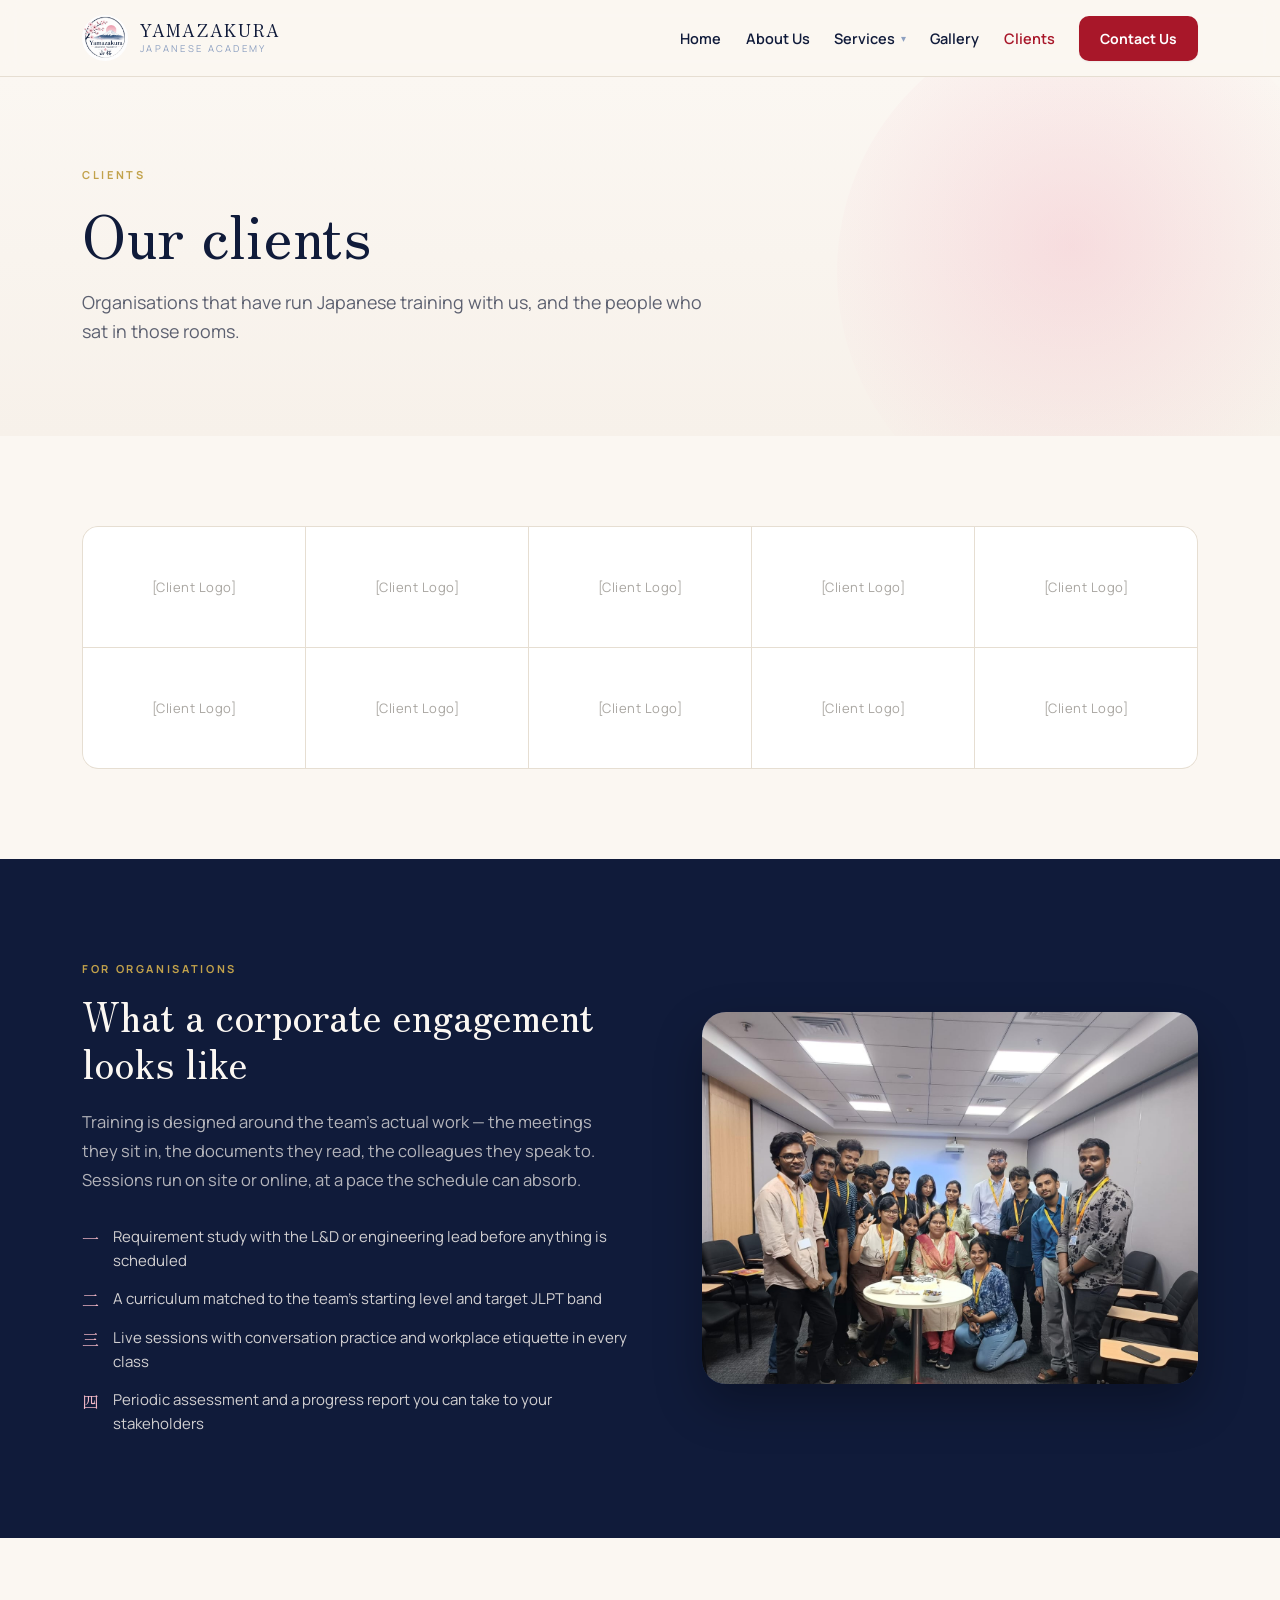
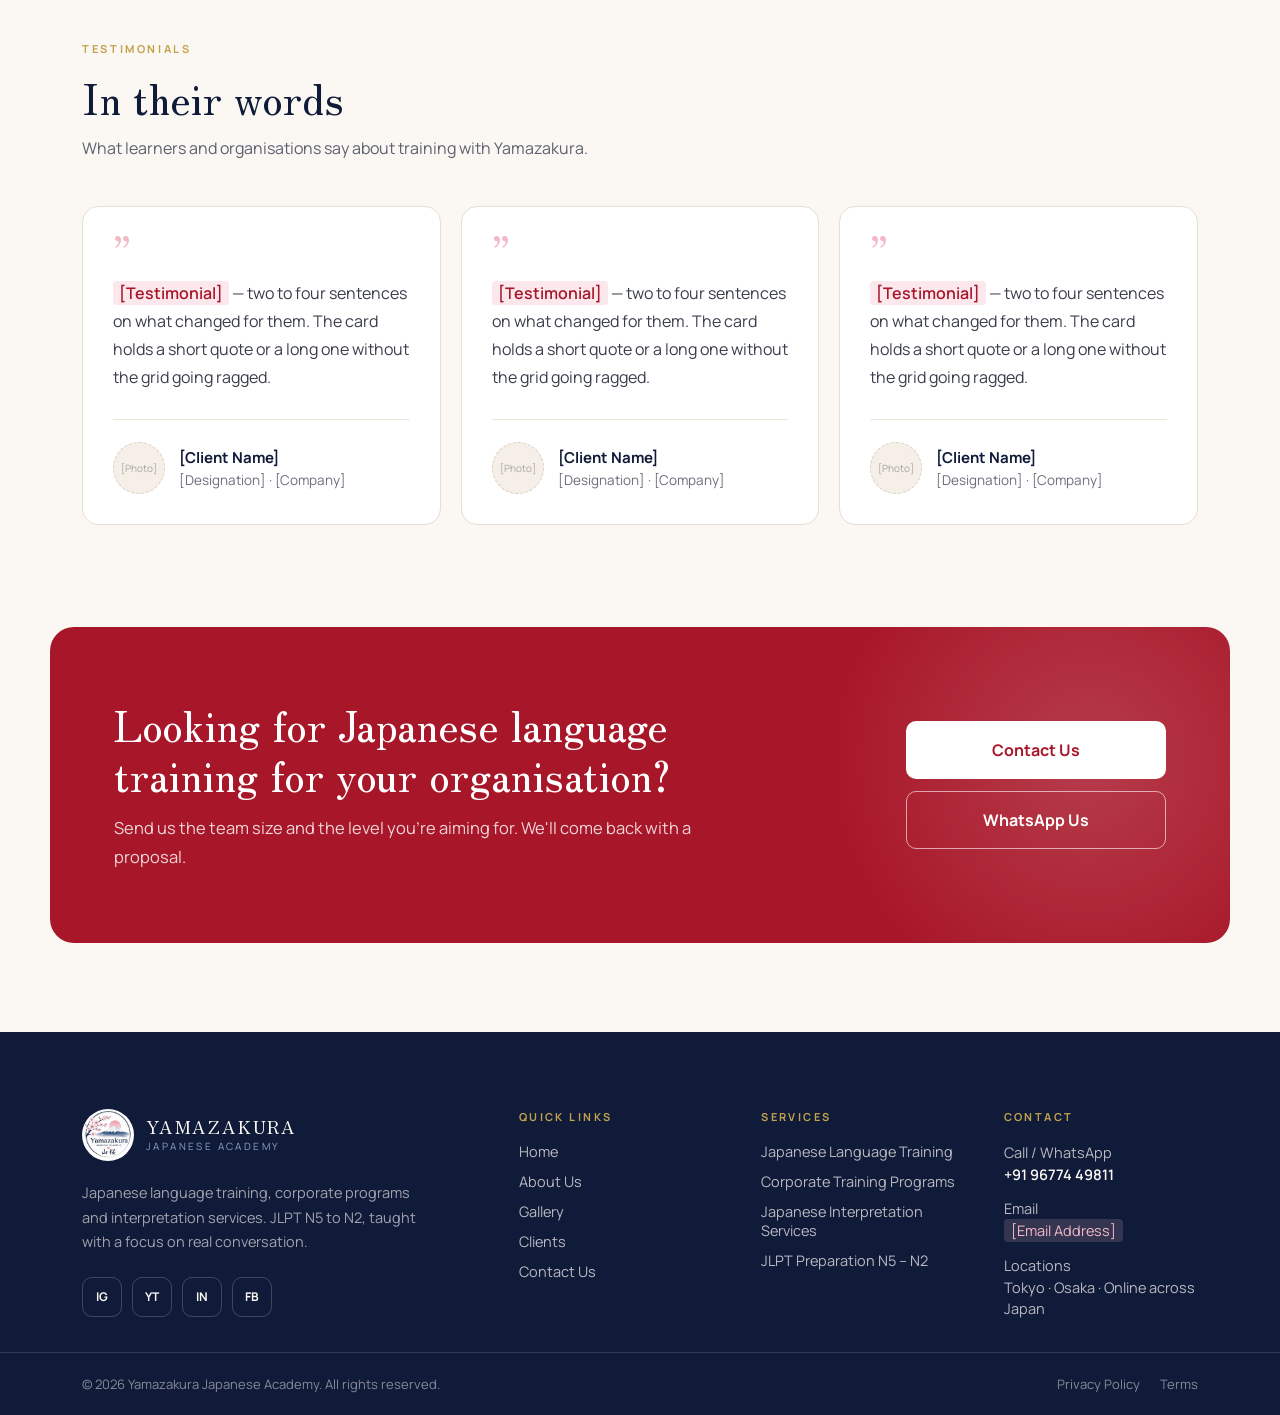
<file: clients.html>
<!DOCTYPE html>
<html lang="en">
<head>
  <meta charset="utf-8">
  <meta name="viewport" content="width=device-width, initial-scale=1">
  <title>Clients — Yamazakura Japanese Academy</title>
  <meta name="description" content="Organisations that run Japanese language training with Yamazakura, and what a corporate engagement looks like.">
  <link rel="icon" href="assets/yamazakura-logo.jpg">
  <link rel="preconnect" href="https://fonts.googleapis.com">
  <link rel="preconnect" href="https://fonts.gstatic.com" crossorigin>
  <link href="https://fonts.googleapis.com/css2?family=Zen+Old+Mincho:wght@400;500;700&family=Manrope:wght@400;500;600;700;800&display=swap" rel="stylesheet">
  <link rel="stylesheet" href="css/styles.css">
</head>
<body>

<header class="site-header">
  <div class="container nav-bar">
    <a class="brand" href="index.html">
      <img src="assets/yamazakura-logo.jpg" alt="Yamazakura Japanese Academy" width="46" height="46">
      <span><span class="brand-name">Yamazakura</span><span class="brand-sub">Japanese Academy</span></span>
    </a>

    <nav class="nav-desktop" aria-label="Main">
      <a href="index.html" class="nav-link">Home</a>
      <a href="about.html" class="nav-link">About Us</a>
      <div class="nav-dropdown">
        <a href="services.html" class="nav-link" aria-haspopup="true">Services <span class="caret">▾</span></a>
        <div class="dropdown-menu">
          <a href="services.html#language"><strong>Japanese Language Training</strong><span>JLPT N5 to N2, spoken Japanese</span></a>
          <a href="services.html#corporate"><strong>Corporate Training Programs</strong><span>Japanese for teams and organisations</span></a>
          <a href="services.html#interpretation"><strong>Japanese Interpretation Services</strong><span>Meetings, events, business communication</span></a>
        </div>
      </div>
      <a href="gallery.html" class="nav-link">Gallery</a>
      <a href="clients.html" class="nav-link is-active">Clients</a>
      <a href="contact.html" class="btn btn-primary nav-cta">Contact Us</a>
    </nav>

    <button type="button" class="menu-toggle" aria-label="Menu" aria-expanded="false" aria-controls="mobile-menu">
      <span></span><span></span><span></span>
    </button>
  </div>

  <div class="mobile-menu" id="mobile-menu" hidden>
    <a href="index.html" class="mobile-link">Home</a>
    <a href="about.html" class="mobile-link">About Us</a>
    <div class="mobile-services">
      <button type="button" class="mobile-services-toggle" aria-expanded="false" aria-controls="mobile-sub">Services <span class="sign">+</span></button>
      <div class="mobile-sub" id="mobile-sub" hidden>
        <a href="services.html#language">Japanese Language Training</a>
        <a href="services.html#corporate">Corporate Training Programs</a>
        <a href="services.html#interpretation">Japanese Interpretation Services</a>
      </div>
    </div>
    <a href="gallery.html" class="mobile-link">Gallery</a>
    <a href="clients.html" class="mobile-link is-active">Clients</a>
    <div class="mobile-actions">
      <a href="contact.html" class="btn btn-primary">Contact Us</a>
      <a href="https://wa.me/919677449811" class="btn btn-outline">WhatsApp Us</a>
    </div>
  </div>
</header>

<main>

  <section class="page-hero">
    <div class="container">
      <div class="eyebrow">Clients</div>
      <h1 class="h1">Our clients</h1>
      <p class="hero-lead" style="max-width:620px">Organisations that have run Japanese training with us, and the people who sat in those rooms.</p>
    </div>
  </section>

  <!-- LOGO GRID — replace each [Client Logo] with <img src="assets/clients/name.png" alt="Company name"> -->
  <section class="container" style="padding-top:clamp(48px,7vw,96px); padding-bottom:clamp(48px,7vw,96px);" data-reveal>
    <div class="logo-grid fixed">
      <div>[Client Logo]</div><div>[Client Logo]</div><div>[Client Logo]</div><div>[Client Logo]</div><div>[Client Logo]</div>
      <div>[Client Logo]</div><div>[Client Logo]</div><div>[Client Logo]</div><div>[Client Logo]</div><div>[Client Logo]</div>
    </div>
  </section>

  <!-- WHAT WE DELIVER -->
  <section class="bg-navy" data-reveal>
    <div class="container section-md">
      <div class="split" style="gap:clamp(32px,5vw,64px)">
        <div style="flex:1 1 380px">
          <div class="eyebrow">For Organisations</div>
          <h2 class="h2" style="font-size:clamp(28px,3.2vw,40px)">What a corporate engagement looks like</h2>
          <p class="dark-copy">Training is designed around the team's actual work — the meetings they sit in, the documents they read, the colleagues they speak to. Sessions run on site or online, at a pace the schedule can absorb.</p>
          <div class="numbered">
            <div><span class="serif">一</span><span>Requirement study with the L&amp;D or engineering lead before anything is scheduled</span></div>
            <div><span class="serif">二</span><span>A curriculum matched to the team's starting level and target JLPT band</span></div>
            <div><span class="serif">三</span><span>Live sessions with conversation practice and workplace etiquette in every class</span></div>
            <div><span class="serif">四</span><span>Periodic assessment and a progress report you can take to your stakeholders</span></div>
          </div>
        </div>
        <div class="img-frame" style="flex:1 1 320px; aspect-ratio:4/3; background:var(--navy-2); box-shadow:0 20px 48px rgba(0,0,0,0.3);">
          <img src="assets/batch-group-large.jpeg" alt="A corporate Japanese training batch at the close of a programme" style="object-position:50% 42%" loading="lazy">
        </div>
      </div>
    </div>
  </section>

  <!-- TESTIMONIALS -->
  <section class="container section-md" data-reveal>
    <div class="section-head" style="margin-bottom:clamp(28px,4vw,44px)">
      <div class="eyebrow">Testimonials</div>
      <h2 class="h2">In their words</h2>
      <p class="lead" style="font-size:16px; margin-top:14px">What learners and organisations say about training with Yamazakura.</p>
    </div>
    <div class="grid" style="--min:300px">
      <figure class="card card-hover quote-card" style="margin:0">
        <div class="mark">”</div>
        <p><span class="ph">[Testimonial]</span> — two to four sentences on what changed for them. The card holds a short quote or a long one without the grid going ragged.</p>
        <figcaption class="quote-by"><div class="avatar-ph">[Photo]</div><div><strong>[Client Name]</strong><span>[Designation] · [Company]</span></div></figcaption>
      </figure>
      <figure class="card card-hover quote-card" style="margin:0">
        <div class="mark">”</div>
        <p><span class="ph">[Testimonial]</span> — two to four sentences on what changed for them. The card holds a short quote or a long one without the grid going ragged.</p>
        <figcaption class="quote-by"><div class="avatar-ph">[Photo]</div><div><strong>[Client Name]</strong><span>[Designation] · [Company]</span></div></figcaption>
      </figure>
      <figure class="card card-hover quote-card" style="margin:0">
        <div class="mark">”</div>
        <p><span class="ph">[Testimonial]</span> — two to four sentences on what changed for them. The card holds a short quote or a long one without the grid going ragged.</p>
        <figcaption class="quote-by"><div class="avatar-ph">[Photo]</div><div><strong>[Client Name]</strong><span>[Designation] · [Company]</span></div></figcaption>
      </figure>
    </div>
  </section>

  <!-- CTA -->
  <section class="cta-wrap" data-reveal>
    <div class="cta-band">
      <div class="cta-inner">
        <div>
          <h2 style="font-size:clamp(28px,3.4vw,42px); line-height:1.18">Looking for Japanese language training for your organisation?</h2>
          <p>Send us the team size and the level you're aiming for. We'll come back with a proposal.</p>
        </div>
        <div class="cta-actions">
          <a href="contact.html?interest=corporate" class="btn btn-white">Contact Us</a>
          <a href="https://wa.me/919677449811" class="btn btn-ghost">WhatsApp Us</a>
        </div>
      </div>
    </div>
  </section>
</main>

<footer class="site-footer">
  <div class="container footer-grid">
    <div>
      <div class="footer-brand">
        <img src="assets/yamazakura-logo.jpg" alt="Yamazakura Japanese Academy" width="52" height="52">
        <span><span class="brand-name">Yamazakura</span><span class="brand-sub">Japanese Academy</span></span>
      </div>
      <p class="footer-about">Japanese language training, corporate programs and interpretation services. JLPT N5 to N2, taught with a focus on real conversation.</p>
      <div class="socials">
        <a href="#" aria-label="Instagram">IG</a>
        <a href="#" aria-label="YouTube">YT</a>
        <a href="#" aria-label="LinkedIn">IN</a>
        <a href="#" aria-label="Facebook">FB</a>
      </div>
    </div>
    <div>
      <div class="footer-title">Quick Links</div>
      <nav class="footer-links" aria-label="Quick links">
        <a href="index.html">Home</a>
        <a href="about.html">About Us</a>
        <a href="gallery.html">Gallery</a>
        <a href="clients.html">Clients</a>
        <a href="contact.html">Contact Us</a>
      </nav>
    </div>
    <div>
      <div class="footer-title">Services</div>
      <nav class="footer-links" aria-label="Services">
        <a href="services.html#language">Japanese Language Training</a>
        <a href="services.html#corporate">Corporate Training Programs</a>
        <a href="services.html#interpretation">Japanese Interpretation Services</a>
        <a href="services.html#jlpt">JLPT Preparation N5 – N2</a>
      </nav>
    </div>
    <div>
      <div class="footer-title">Contact</div>
      <div class="footer-contact">
        <div>Call / WhatsApp<br><a href="tel:+919677449811">+91 96774 49811</a></div>
        <div>Email<br><span class="ph-dark">[Email Address]</span></div>
        <div>Locations<br>Tokyo · Osaka · Online across Japan</div>
      </div>
    </div>
  </div>
  <div class="footer-bottom">
    <div class="container">
      <div>© 2026 Yamazakura Japanese Academy. All rights reserved.</div>
      <nav><a href="#">Privacy Policy</a><a href="#">Terms</a></nav>
    </div>
  </div>
</footer>

<script src="js/main.js"></script>
</body>
</html>
</file>
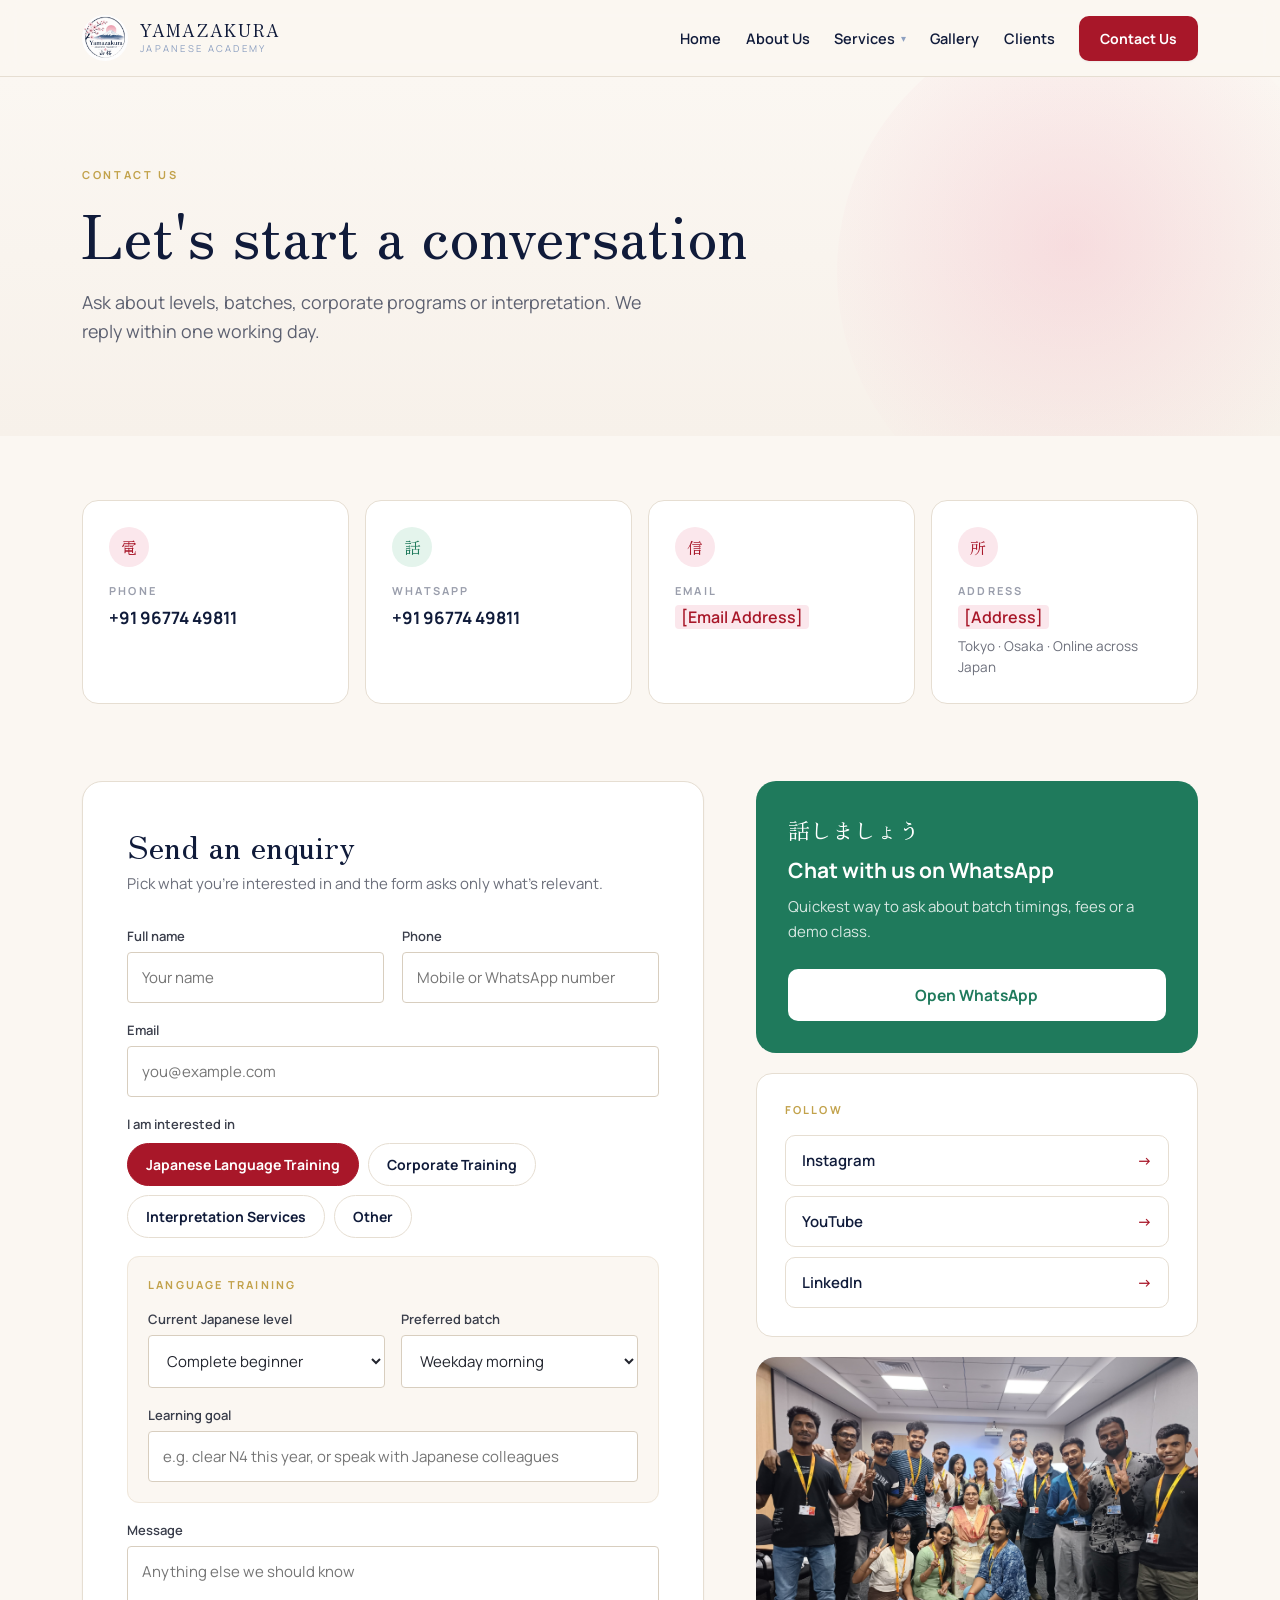
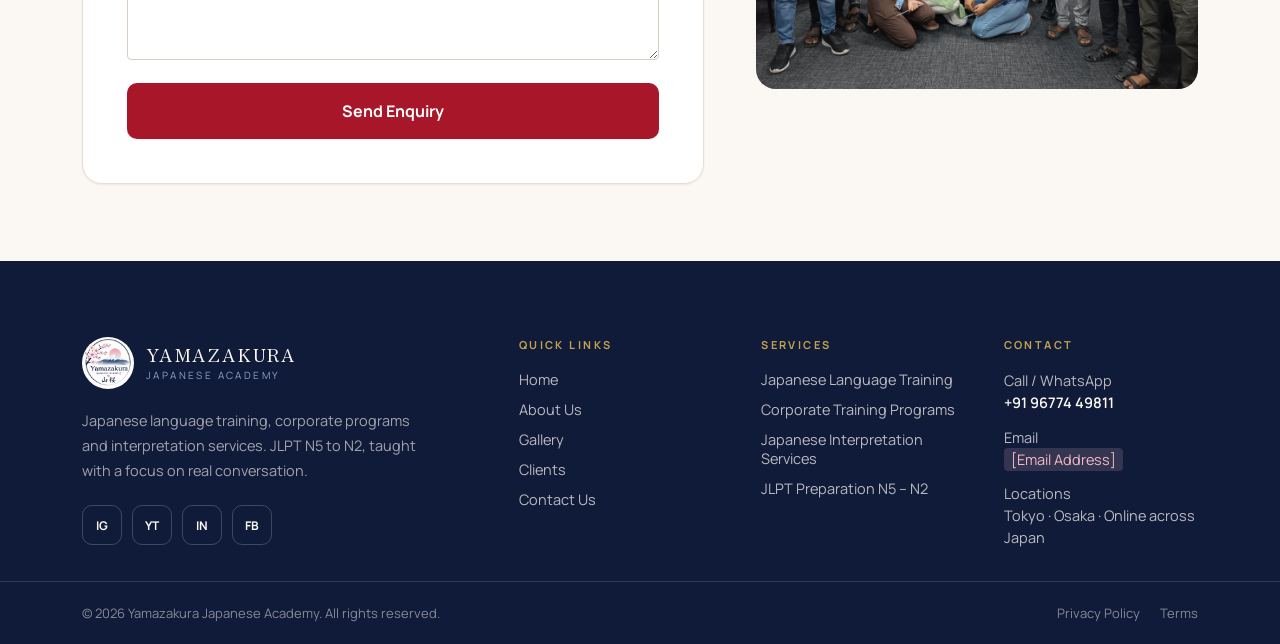
<file: contact.html>
<!DOCTYPE html>
<html lang="en">
<head>
  <meta charset="utf-8">
  <meta name="viewport" content="width=device-width, initial-scale=1">
  <title>Contact Us — Yamazakura Japanese Academy</title>
  <meta name="description" content="Ask about JLPT levels, batches, corporate programs or interpretation. Call or WhatsApp +91 96774 49811.">
  <link rel="icon" href="assets/yamazakura-logo.jpg">
  <link rel="preconnect" href="https://fonts.googleapis.com">
  <link rel="preconnect" href="https://fonts.gstatic.com" crossorigin>
  <link href="https://fonts.googleapis.com/css2?family=Zen+Old+Mincho:wght@400;500;700&family=Manrope:wght@400;500;600;700;800&display=swap" rel="stylesheet">
  <link rel="stylesheet" href="css/styles.css">
</head>
<body>

<header class="site-header">
  <div class="container nav-bar">
    <a class="brand" href="index.html">
      <img src="assets/yamazakura-logo.jpg" alt="Yamazakura Japanese Academy" width="46" height="46">
      <span><span class="brand-name">Yamazakura</span><span class="brand-sub">Japanese Academy</span></span>
    </a>

    <nav class="nav-desktop" aria-label="Main">
      <a href="index.html" class="nav-link">Home</a>
      <a href="about.html" class="nav-link">About Us</a>
      <div class="nav-dropdown">
        <a href="services.html" class="nav-link" aria-haspopup="true">Services <span class="caret">▾</span></a>
        <div class="dropdown-menu">
          <a href="services.html#language"><strong>Japanese Language Training</strong><span>JLPT N5 to N2, spoken Japanese</span></a>
          <a href="services.html#corporate"><strong>Corporate Training Programs</strong><span>Japanese for teams and organisations</span></a>
          <a href="services.html#interpretation"><strong>Japanese Interpretation Services</strong><span>Meetings, events, business communication</span></a>
        </div>
      </div>
      <a href="gallery.html" class="nav-link">Gallery</a>
      <a href="clients.html" class="nav-link">Clients</a>
      <a href="contact.html" class="btn btn-primary nav-cta">Contact Us</a>
    </nav>

    <button type="button" class="menu-toggle" aria-label="Menu" aria-expanded="false" aria-controls="mobile-menu">
      <span></span><span></span><span></span>
    </button>
  </div>

  <div class="mobile-menu" id="mobile-menu" hidden>
    <a href="index.html" class="mobile-link">Home</a>
    <a href="about.html" class="mobile-link">About Us</a>
    <div class="mobile-services">
      <button type="button" class="mobile-services-toggle" aria-expanded="false" aria-controls="mobile-sub">Services <span class="sign">+</span></button>
      <div class="mobile-sub" id="mobile-sub" hidden>
        <a href="services.html#language">Japanese Language Training</a>
        <a href="services.html#corporate">Corporate Training Programs</a>
        <a href="services.html#interpretation">Japanese Interpretation Services</a>
      </div>
    </div>
    <a href="gallery.html" class="mobile-link">Gallery</a>
    <a href="clients.html" class="mobile-link">Clients</a>
    <div class="mobile-actions">
      <a href="contact.html" class="btn btn-primary">Contact Us</a>
      <a href="https://wa.me/919677449811" class="btn btn-outline">WhatsApp Us</a>
    </div>
  </div>
</header>

<main>

  <section class="page-hero">
    <div class="container">
      <div class="eyebrow">Contact Us</div>
      <h1 class="h1">Let's start a conversation</h1>
      <p class="hero-lead">Ask about levels, batches, corporate programs or interpretation. We reply within one working day.</p>
    </div>
  </section>

  <!-- CONTACT CARDS -->
  <section class="container" style="padding-top:clamp(36px,5vw,64px);">
    <div class="grid" style="--min:230px; gap:16px">
      <a href="tel:+919677449811" class="card contact-card">
        <div class="kanji-badge">電</div>
        <div class="label">Phone</div>
        <div class="value">+91 96774 49811</div>
      </a>
      <a href="https://wa.me/919677449811" class="card contact-card">
        <div class="kanji-badge green">話</div>
        <div class="label">WhatsApp</div>
        <div class="value">+91 96774 49811</div>
      </a>
      <div class="card contact-card">
        <div class="kanji-badge">信</div>
        <div class="label">Email</div>
        <div class="value" style="font-size:16px"><span class="ph">[Email Address]</span></div>
      </div>
      <div class="card contact-card">
        <div class="kanji-badge">所</div>
        <div class="label">Address</div>
        <div class="value" style="font-size:16px"><span class="ph">[Address]</span></div>
        <div class="sub">Tokyo · Osaka · Online across Japan</div>
      </div>
    </div>
  </section>

  <!-- FORM -->
  <section class="container" style="padding-top:clamp(40px,6vw,80px); padding-bottom:clamp(40px,6vw,80px);">
    <div class="contact-layout">

      <div class="form-card">
        <h2>Send an enquiry</h2>
        <p>Pick what you're interested in and the form asks only what's relevant.</p>

        <form id="enquiry-form" class="form">
          <input type="hidden" name="interest" value="Japanese Language Training">

          <div class="form-row">
            <div class="field">
              <label for="f-name">Full name</label>
              <input id="f-name" name="name" type="text" placeholder="Your name" autocomplete="name" required>
            </div>
            <div class="field">
              <label for="f-phone">Phone</label>
              <input id="f-phone" name="phone" type="tel" placeholder="Mobile or WhatsApp number" autocomplete="tel" required>
            </div>
          </div>
          <div class="field">
            <label for="f-email">Email</label>
            <input id="f-email" name="email" type="email" placeholder="you@example.com" autocomplete="email">
          </div>

          <div class="field">
            <span class="field-label" id="interest-label" style="margin-bottom:10px">I am interested in</span>
            <div class="interest-group" role="group" aria-labelledby="interest-label">
              <button type="button" class="chip-btn red" data-interest="Japanese Language Training">Japanese Language Training</button>
              <button type="button" class="chip-btn red" data-interest="Corporate Training">Corporate Training</button>
              <button type="button" class="chip-btn red" data-interest="Interpretation Services">Interpretation Services</button>
              <button type="button" class="chip-btn red" data-interest="Other">Other</button>
            </div>
          </div>

          <fieldset class="subform" data-for="Japanese Language Training">
            <legend>Language training</legend>
            <div class="form-row">
              <div class="field">
                <label for="f-level">Current Japanese level</label>
                <select id="f-level" name="current_level">
                  <option>Complete beginner</option><option>Some self-study</option><option>N5</option><option>N4</option><option>N3</option><option>N2</option>
                </select>
              </div>
              <div class="field">
                <label for="f-batch">Preferred batch</label>
                <select id="f-batch" name="preferred_batch">
                  <option>Weekday morning</option><option>Weekday evening</option><option>Weekend</option><option>Flexible / not sure</option>
                </select>
              </div>
            </div>
            <div class="field">
              <label for="f-goal">Learning goal</label>
              <input id="f-goal" name="learning_goal" type="text" placeholder="e.g. clear N4 this year, or speak with Japanese colleagues">
            </div>
          </fieldset>

          <fieldset class="subform" data-for="Corporate Training" hidden>
            <legend>Corporate training</legend>
            <div class="form-row">
              <div class="field">
                <label for="f-company">Company name</label>
                <input id="f-company" name="company" type="text" placeholder="Organisation" autocomplete="organization">
              </div>
              <div class="field">
                <label for="f-size">Number of employees</label>
                <select id="f-size" name="employees">
                  <option>1 – 10</option><option>11 – 25</option><option>26 – 50</option><option>50+</option>
                </select>
              </div>
            </div>
            <div class="field">
              <label for="f-req">Training requirement</label>
              <input id="f-req" name="training_requirement" type="text" placeholder="e.g. business Japanese for an offshore delivery team">
            </div>
          </fieldset>

          <fieldset class="subform" data-for="Interpretation Services" hidden>
            <legend>Interpretation</legend>
            <div class="form-row">
              <div class="field">
                <label for="f-company2">Company name</label>
                <input id="f-company2" name="company" type="text" placeholder="Organisation" autocomplete="organization">
              </div>
              <div class="field">
                <label for="f-date">Preferred date</label>
                <input id="f-date" name="preferred_date" type="date" style="padding:13px 14px">
              </div>
            </div>
            <div class="field">
              <label for="f-service">Service required</label>
              <select id="f-service" name="service_required">
                <option>Business meeting</option><option>Online meeting</option><option>Event</option><option>Training session</option><option>Corporate communication</option>
              </select>
            </div>
          </fieldset>

          <div class="field">
            <label for="f-msg">Message</label>
            <textarea id="f-msg" name="message" rows="4" placeholder="Anything else we should know"></textarea>
          </div>

          <div class="form-success" role="status" hidden><strong>✓</strong> Enquiry sent. We'll reply within one working day.</div>

          <button type="submit" class="btn btn-primary submit-btn">
            <span class="spinner" hidden></span><span class="label">Send Enquiry</span>
          </button>
        </form>
      </div>

      <aside class="contact-aside">
        <div class="wa-card">
          <div class="serif">話しましょう</div>
          <h3>Chat with us on WhatsApp</h3>
          <p>Quickest way to ask about batch timings, fees or a demo class.</p>
          <a href="https://wa.me/919677449811">Open WhatsApp</a>
        </div>

        <div class="card">
          <div class="eyebrow" style="letter-spacing:0.2em; margin-bottom:18px">Follow</div>
          <div class="follow-links">
            <a href="#">Instagram <span>→</span></a>
            <a href="#">YouTube <span>→</span></a>
            <a href="#">LinkedIn <span>→</span></a>
          </div>
        </div>

        <div class="img-frame" style="border-radius:20px; aspect-ratio:4/3;">
          <img src="assets/batch-celebration.jpeg" alt="A Yamazakura batch celebrating the end of a programme" style="object-position:50% 45%" loading="lazy">
        </div>
      </aside>
    </div>
  </section>
</main>

<footer class="site-footer">
  <div class="container footer-grid">
    <div>
      <div class="footer-brand">
        <img src="assets/yamazakura-logo.jpg" alt="Yamazakura Japanese Academy" width="52" height="52">
        <span><span class="brand-name">Yamazakura</span><span class="brand-sub">Japanese Academy</span></span>
      </div>
      <p class="footer-about">Japanese language training, corporate programs and interpretation services. JLPT N5 to N2, taught with a focus on real conversation.</p>
      <div class="socials">
        <a href="#" aria-label="Instagram">IG</a>
        <a href="#" aria-label="YouTube">YT</a>
        <a href="#" aria-label="LinkedIn">IN</a>
        <a href="#" aria-label="Facebook">FB</a>
      </div>
    </div>
    <div>
      <div class="footer-title">Quick Links</div>
      <nav class="footer-links" aria-label="Quick links">
        <a href="index.html">Home</a>
        <a href="about.html">About Us</a>
        <a href="gallery.html">Gallery</a>
        <a href="clients.html">Clients</a>
        <a href="contact.html">Contact Us</a>
      </nav>
    </div>
    <div>
      <div class="footer-title">Services</div>
      <nav class="footer-links" aria-label="Services">
        <a href="services.html#language">Japanese Language Training</a>
        <a href="services.html#corporate">Corporate Training Programs</a>
        <a href="services.html#interpretation">Japanese Interpretation Services</a>
        <a href="services.html#jlpt">JLPT Preparation N5 – N2</a>
      </nav>
    </div>
    <div>
      <div class="footer-title">Contact</div>
      <div class="footer-contact">
        <div>Call / WhatsApp<br><a href="tel:+919677449811">+91 96774 49811</a></div>
        <div>Email<br><span class="ph-dark">[Email Address]</span></div>
        <div>Locations<br>Tokyo · Osaka · Online across Japan</div>
      </div>
    </div>
  </div>
  <div class="footer-bottom">
    <div class="container">
      <div>© 2026 Yamazakura Japanese Academy. All rights reserved.</div>
      <nav><a href="#">Privacy Policy</a><a href="#">Terms</a></nav>
    </div>
  </div>
</footer>

<script src="js/main.js"></script>
</body>
</html>
</file>
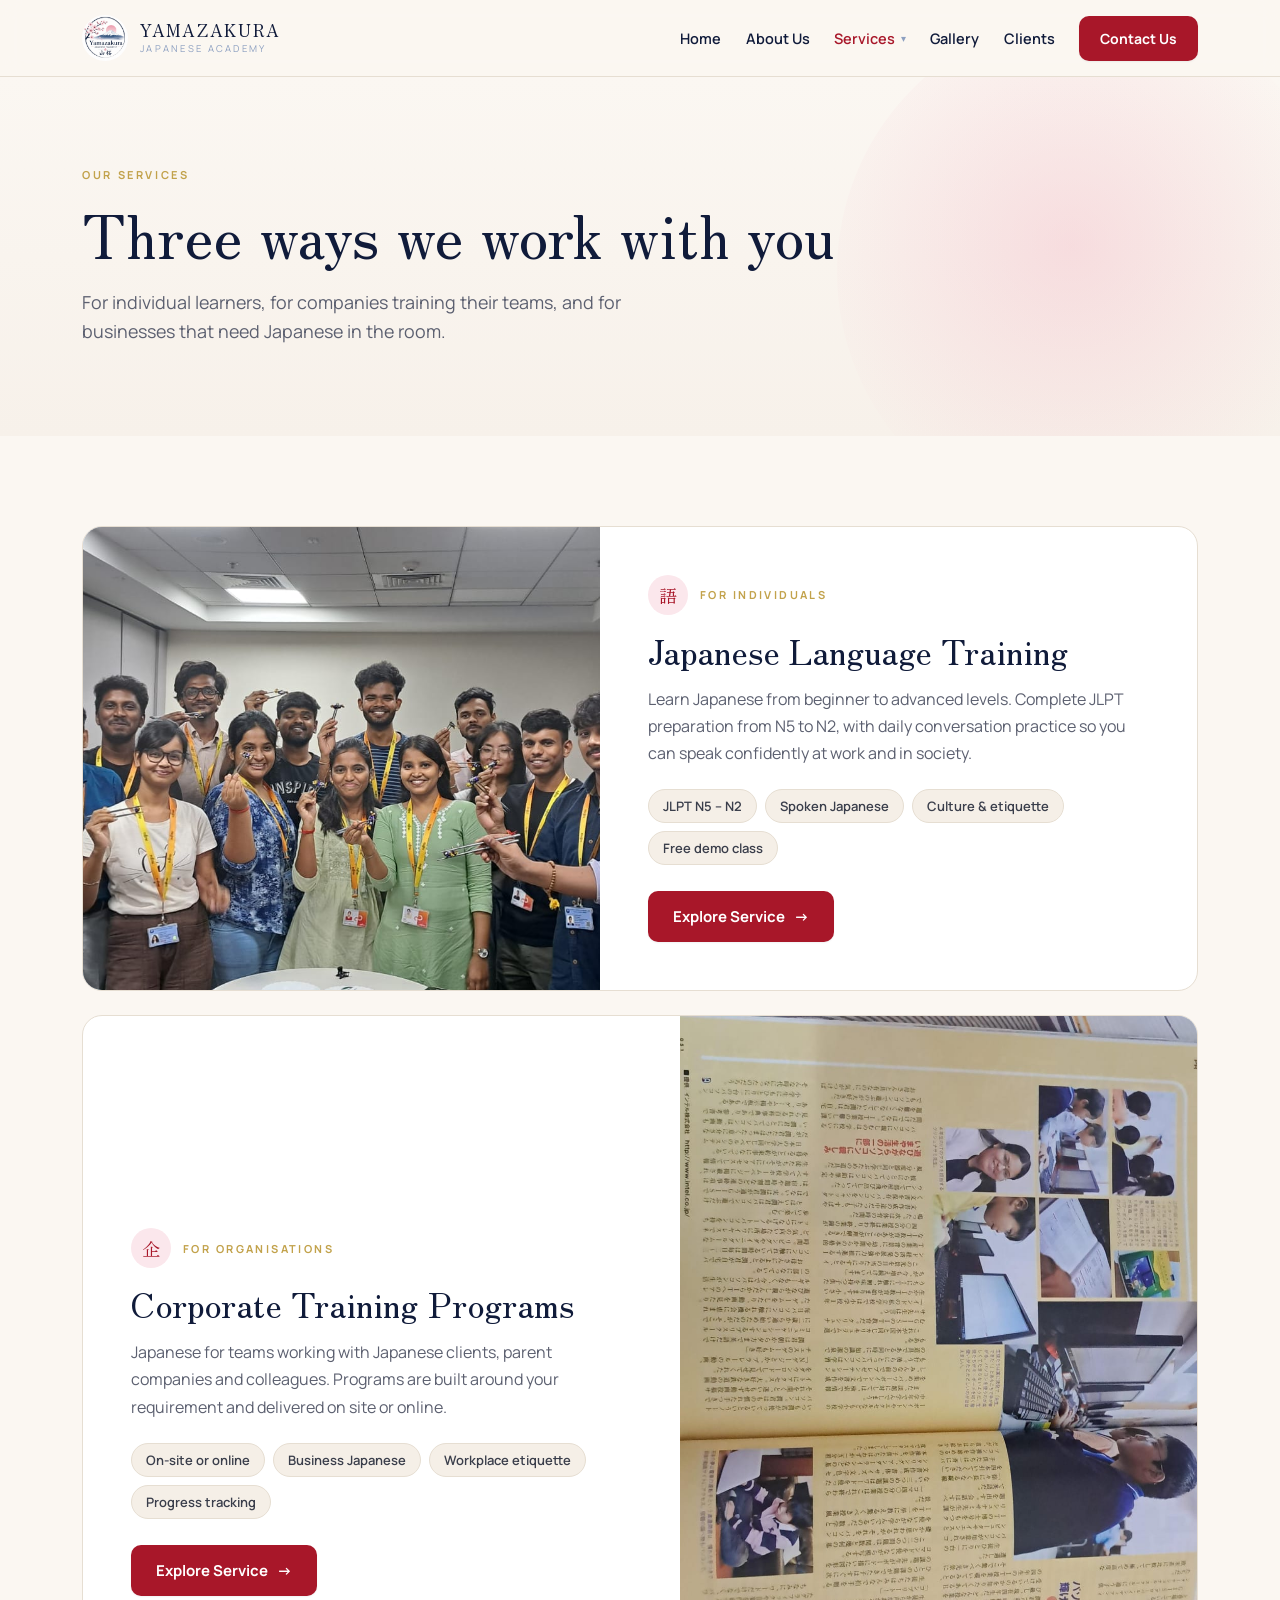
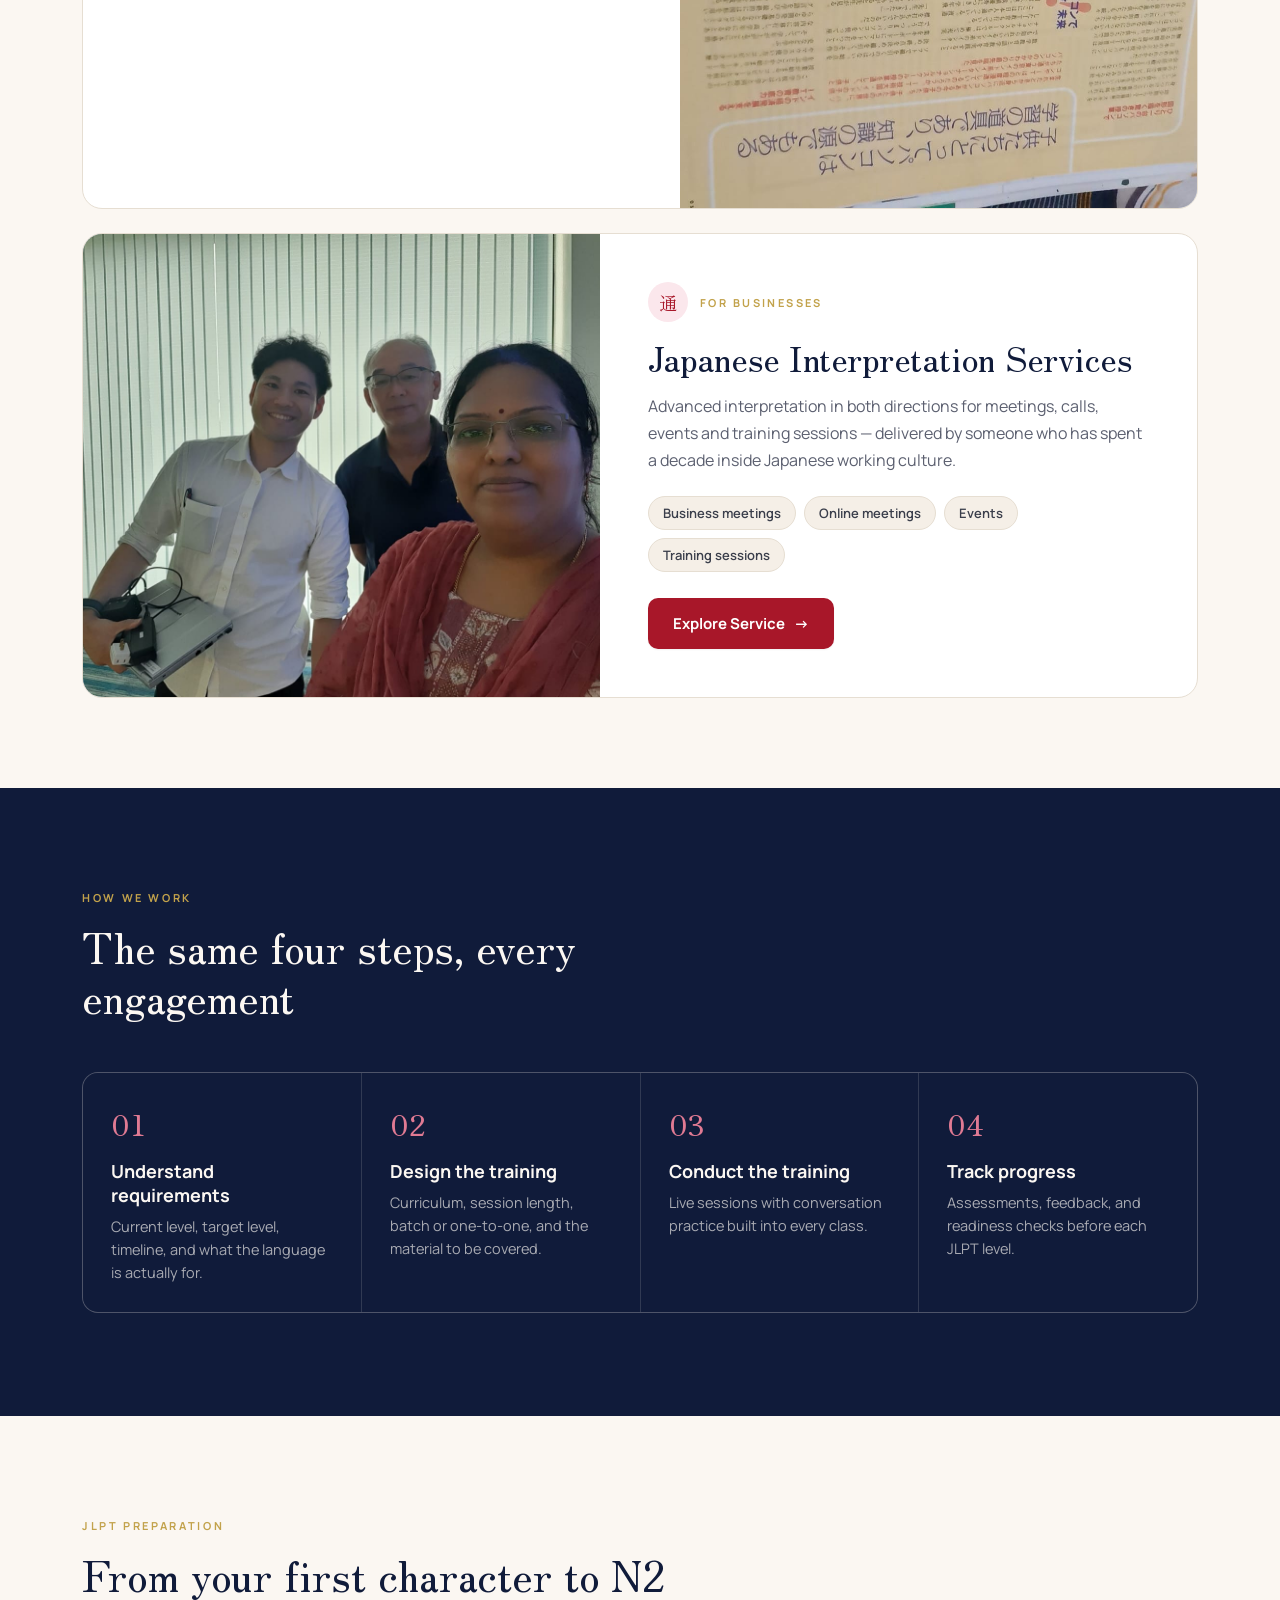
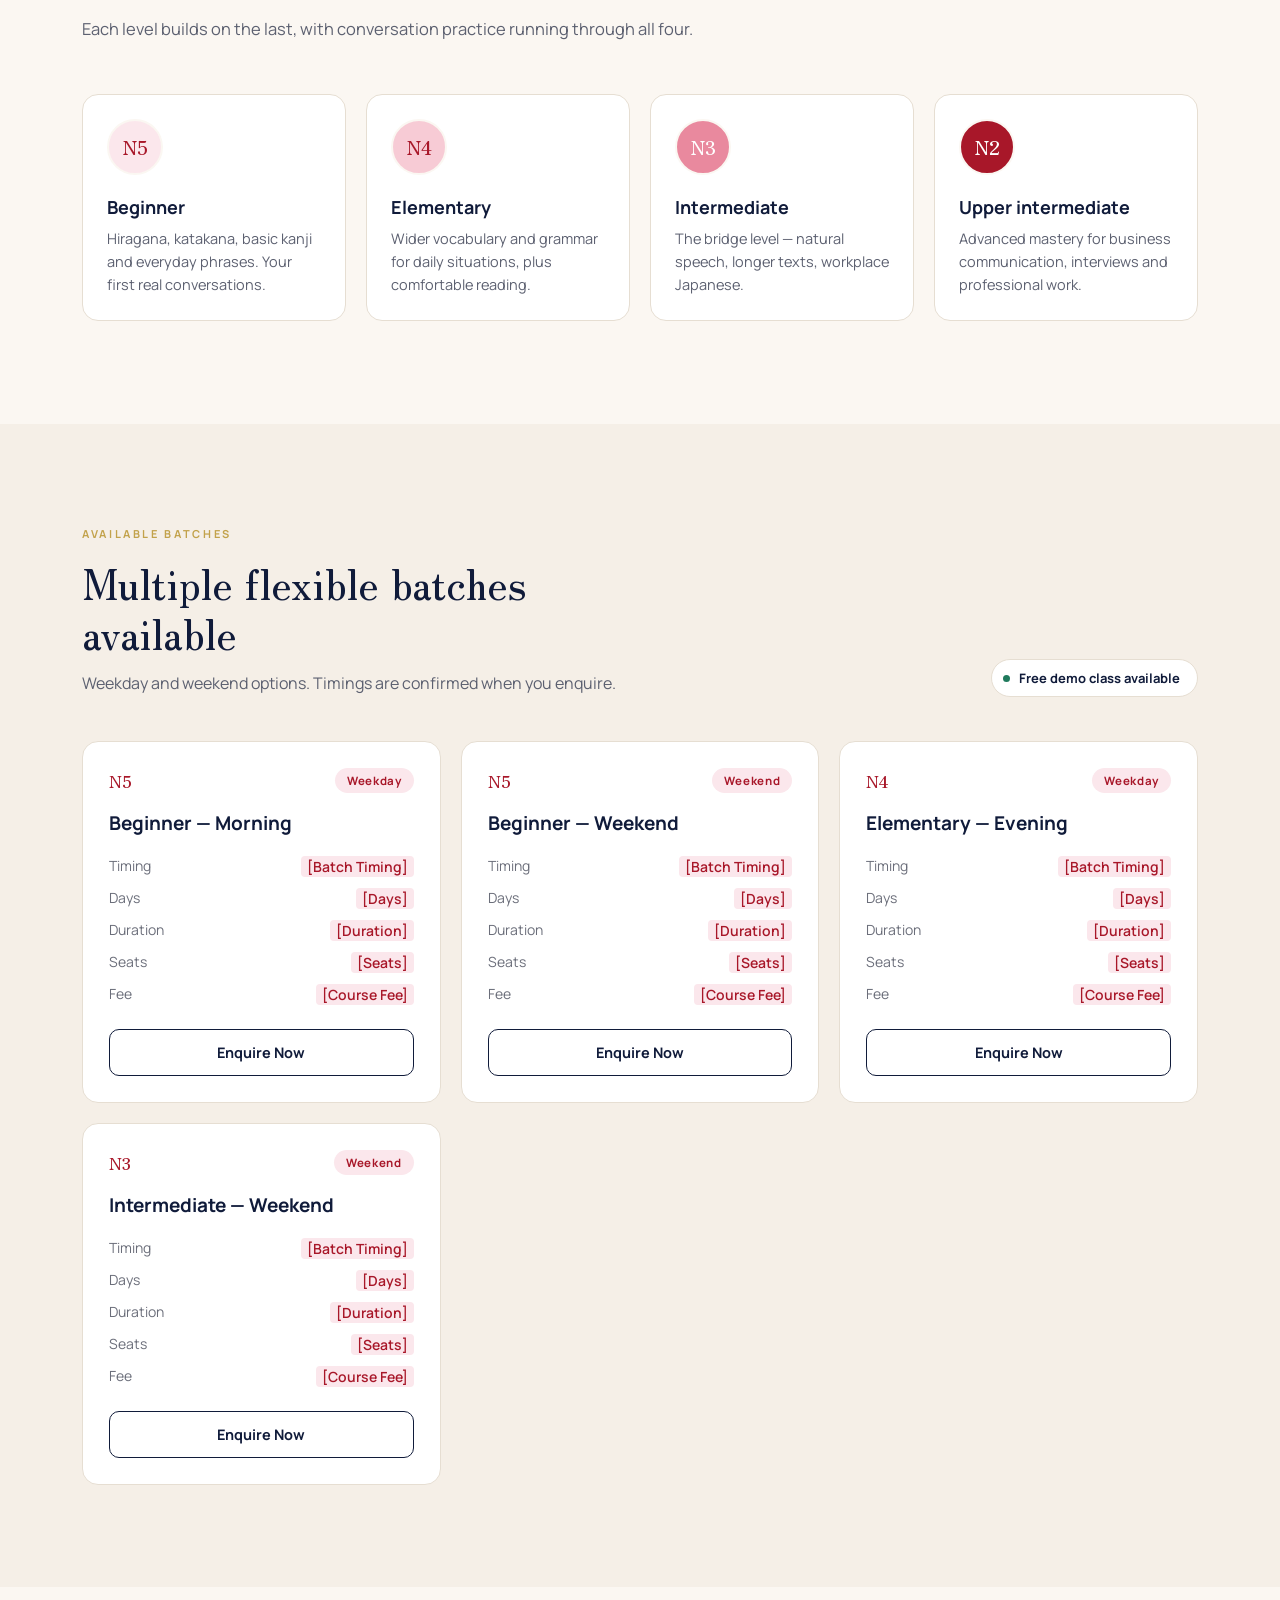
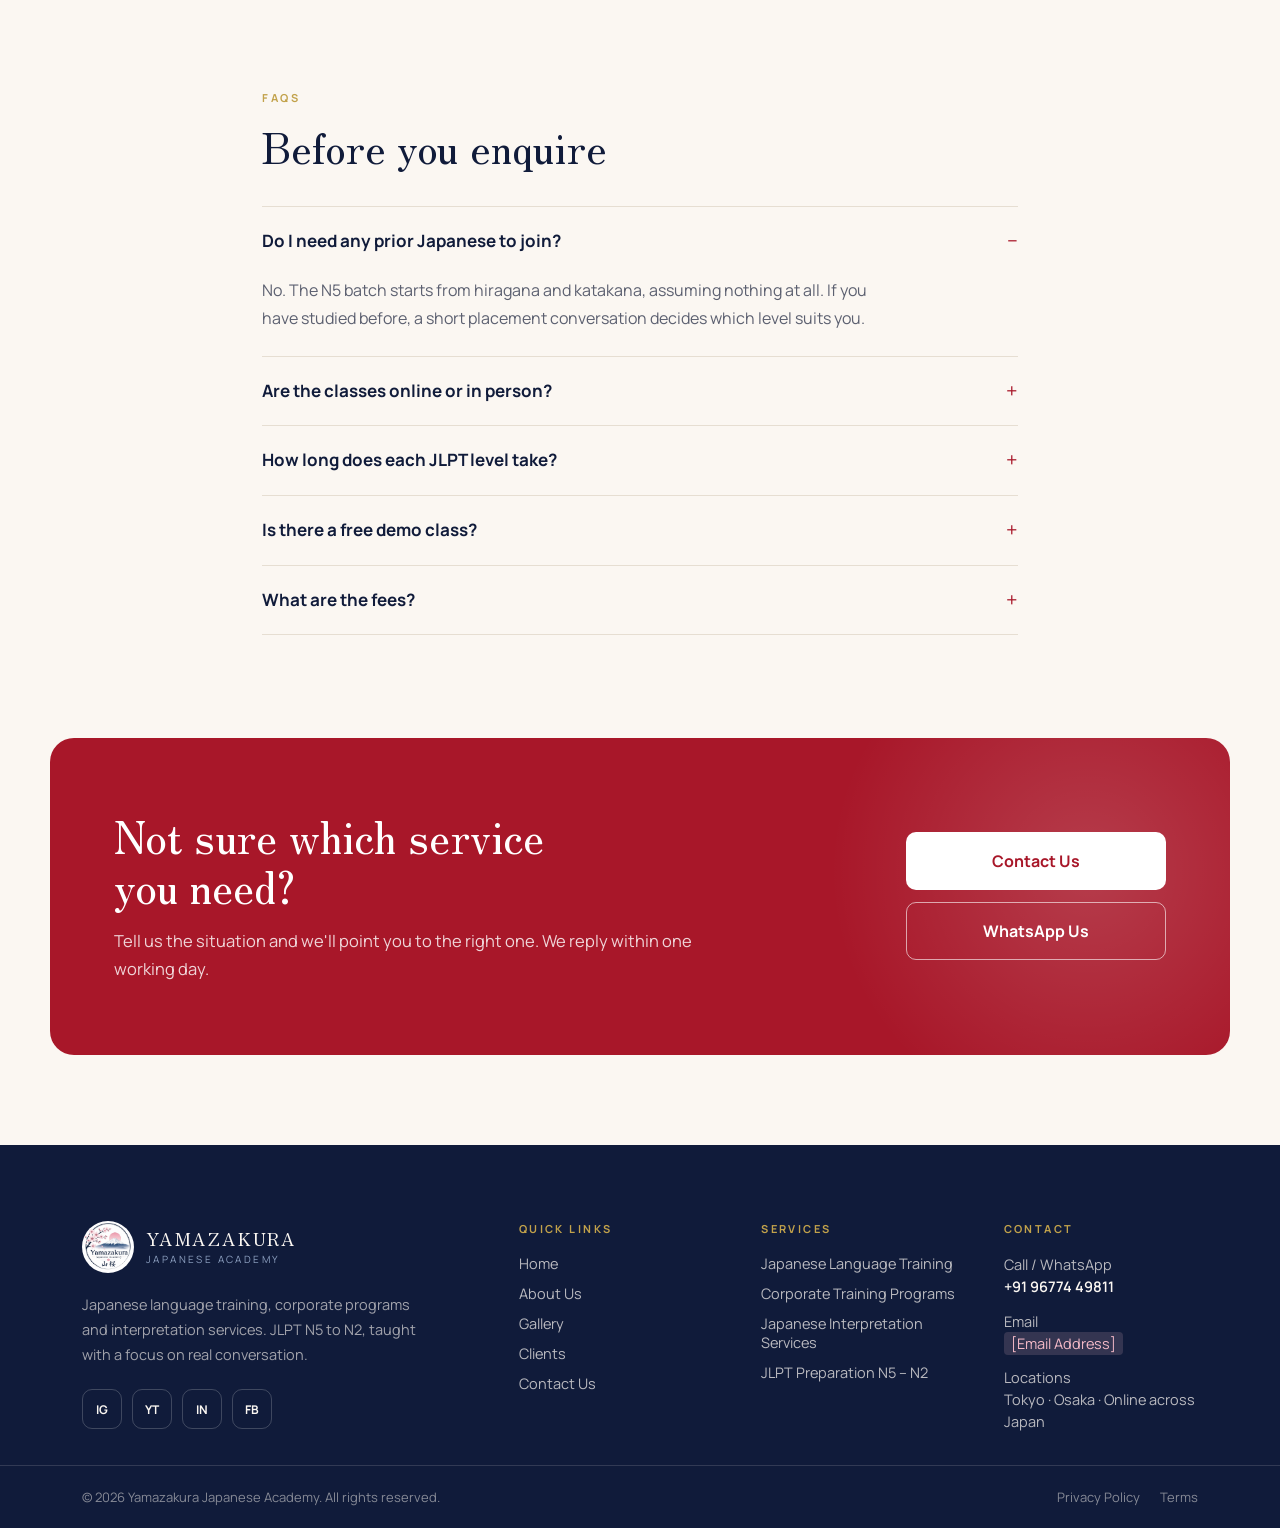
<file: services.html>
<!DOCTYPE html>
<html lang="en">
<head>
  <meta charset="utf-8">
  <meta name="viewport" content="width=device-width, initial-scale=1">
  <title>Services — Yamazakura Japanese Academy</title>
  <meta name="description" content="Japanese language training, corporate training programs and Japanese interpretation services. Weekday and weekend batches.">
  <link rel="icon" href="assets/yamazakura-logo.jpg">
  <link rel="preconnect" href="https://fonts.googleapis.com">
  <link rel="preconnect" href="https://fonts.gstatic.com" crossorigin>
  <link href="https://fonts.googleapis.com/css2?family=Zen+Old+Mincho:wght@400;500;700&family=Manrope:wght@400;500;600;700;800&display=swap" rel="stylesheet">
  <link rel="stylesheet" href="css/styles.css">
</head>
<body>

<header class="site-header">
  <div class="container nav-bar">
    <a class="brand" href="index.html">
      <img src="assets/yamazakura-logo.jpg" alt="Yamazakura Japanese Academy" width="46" height="46">
      <span><span class="brand-name">Yamazakura</span><span class="brand-sub">Japanese Academy</span></span>
    </a>

    <nav class="nav-desktop" aria-label="Main">
      <a href="index.html" class="nav-link">Home</a>
      <a href="about.html" class="nav-link">About Us</a>
      <div class="nav-dropdown">
        <a href="services.html" class="nav-link is-active" aria-haspopup="true">Services <span class="caret">▾</span></a>
        <div class="dropdown-menu">
          <a href="services.html#language"><strong>Japanese Language Training</strong><span>JLPT N5 to N2, spoken Japanese</span></a>
          <a href="services.html#corporate"><strong>Corporate Training Programs</strong><span>Japanese for teams and organisations</span></a>
          <a href="services.html#interpretation"><strong>Japanese Interpretation Services</strong><span>Meetings, events, business communication</span></a>
        </div>
      </div>
      <a href="gallery.html" class="nav-link">Gallery</a>
      <a href="clients.html" class="nav-link">Clients</a>
      <a href="contact.html" class="btn btn-primary nav-cta">Contact Us</a>
    </nav>

    <button type="button" class="menu-toggle" aria-label="Menu" aria-expanded="false" aria-controls="mobile-menu">
      <span></span><span></span><span></span>
    </button>
  </div>

  <div class="mobile-menu" id="mobile-menu" hidden>
    <a href="index.html" class="mobile-link">Home</a>
    <a href="about.html" class="mobile-link">About Us</a>
    <div class="mobile-services">
      <button type="button" class="mobile-services-toggle is-active" aria-expanded="false" aria-controls="mobile-sub">Services <span class="sign">+</span></button>
      <div class="mobile-sub" id="mobile-sub" hidden>
        <a href="services.html#language">Japanese Language Training</a>
        <a href="services.html#corporate">Corporate Training Programs</a>
        <a href="services.html#interpretation">Japanese Interpretation Services</a>
      </div>
    </div>
    <a href="gallery.html" class="mobile-link">Gallery</a>
    <a href="clients.html" class="mobile-link">Clients</a>
    <div class="mobile-actions">
      <a href="contact.html" class="btn btn-primary">Contact Us</a>
      <a href="https://wa.me/919677449811" class="btn btn-outline">WhatsApp Us</a>
    </div>
  </div>
</header>

<main>

  <!-- HERO -->
  <section class="page-hero">
    <div class="container">
      <div class="eyebrow">Our Services</div>
      <h1 class="h1">Three ways we work with you</h1>
      <p class="hero-lead">For individual learners, for companies training their teams, and for businesses that need Japanese in the room.</p>
    </div>
  </section>

  <!-- THREE SERVICES -->
  <section class="container" style="padding-top:clamp(48px,7vw,96px); padding-bottom:clamp(48px,7vw,96px); display:grid; gap:24px;">

    <article class="service-row" id="language">
      <div class="media"><img src="assets/batch-calligraphy.jpeg" alt="A Japanese language batch" style="object-position:50% 42%"></div>
      <div class="content">
        <div class="service-tag"><span class="kanji-badge">語</span><span>For individuals</span></div>
        <h2>Japanese Language Training</h2>
        <p>Learn Japanese from beginner to advanced levels. Complete JLPT preparation from N5 to N2, with daily conversation practice so you can speak confidently at work and in society.</p>
        <div class="chips"><span>JLPT N5 – N2</span><span>Spoken Japanese</span><span>Culture &amp; etiquette</span><span>Free demo class</span></div>
        <a href="contact.html?interest=language" class="btn btn-primary btn-sm">Explore Service <span>→</span></a>
      </div>
    </article>

    <article class="service-row reverse" id="corporate">
      <div class="content">
        <div class="service-tag"><span class="kanji-badge">企</span><span>For organisations</span></div>
        <h2>Corporate Training Programs</h2>
        <p>Japanese for teams working with Japanese clients, parent companies and colleagues. Programs are built around your requirement and delivered on site or online.</p>
        <div class="chips"><span>On-site or online</span><span>Business Japanese</span><span>Workplace etiquette</span><span>Progress tracking</span></div>
        <a href="contact.html?interest=corporate" class="btn btn-primary btn-sm">Explore Service <span>→</span></a>
      </div>
      <div class="media"><img src="assets/corporate-onsite.jpeg" alt="On-site corporate training session" style="object-position:50% 45%" loading="lazy"></div>
    </article>

    <article class="service-row" id="interpretation">
      <div class="media"><img src="assets/trainer-colleagues.jpeg" alt="Interpreting at a business meeting" style="object-position:60% 40%" loading="lazy"></div>
      <div class="content">
        <div class="service-tag"><span class="kanji-badge">通</span><span>For businesses</span></div>
        <h2>Japanese Interpretation Services</h2>
        <p>Advanced interpretation in both directions for meetings, calls, events and training sessions — delivered by someone who has spent a decade inside Japanese working culture.</p>
        <div class="chips"><span>Business meetings</span><span>Online meetings</span><span>Events</span><span>Training sessions</span></div>
        <a href="contact.html?interest=interpretation" class="btn btn-primary btn-sm">Explore Service <span>→</span></a>
      </div>
    </article>
  </section>

  <!-- PROCESS -->
  <section class="bg-navy" data-reveal>
    <div class="container section-md">
      <div class="section-head">
        <div class="eyebrow">How We Work</div>
        <h2 class="h2">The same four steps, every engagement</h2>
      </div>
      <div class="stat-grid process-grid" style="grid-template-columns:repeat(auto-fit,minmax(min(220px,100%),1fr))">
        <div><div class="num">01</div><h3>Understand requirements</h3><p>Current level, target level, timeline, and what the language is actually for.</p></div>
        <div><div class="num">02</div><h3>Design the training</h3><p>Curriculum, session length, batch or one-to-one, and the material to be covered.</p></div>
        <div><div class="num">03</div><h3>Conduct the training</h3><p>Live sessions with conversation practice built into every class.</p></div>
        <div><div class="num">04</div><h3>Track progress</h3><p>Assessments, feedback, and readiness checks before each JLPT level.</p></div>
      </div>
    </div>
  </section>

  <!-- JLPT -->
  <section class="container section-md" id="jlpt" data-reveal>
    <div class="section-head">
      <div class="eyebrow">JLPT Preparation</div>
      <h2 class="h2">From your first character to N2</h2>
      <p class="lead">Each level builds on the last, with conversation practice running through all four.</p>
    </div>
    <div class="grid" style="--min:220px">
      <div class="card level-card"><div class="level-dot n5">N5</div><h3>Beginner</h3><p>Hiragana, katakana, basic kanji and everyday phrases. Your first real conversations.</p></div>
      <div class="card level-card"><div class="level-dot n4">N4</div><h3>Elementary</h3><p>Wider vocabulary and grammar for daily situations, plus comfortable reading.</p></div>
      <div class="card level-card"><div class="level-dot n3">N3</div><h3>Intermediate</h3><p>The bridge level — natural speech, longer texts, workplace Japanese.</p></div>
      <div class="card level-card"><div class="level-dot n2">N2</div><h3>Upper intermediate</h3><p>Advanced mastery for business communication, interviews and professional work.</p></div>
    </div>
  </section>

  <!-- BATCHES -->
  <section class="bg-sand" data-reveal>
    <div class="container section-md">
      <div class="section-head-row">
        <div>
          <div class="eyebrow">Available Batches</div>
          <h2 class="h2" style="margin-bottom:14px">Multiple flexible batches available</h2>
          <p class="lead" style="font-size:16px">Weekday and weekend options. Timings are confirmed when you enquire.</p>
        </div>
        <div class="pill" style="margin:0; text-transform:none; letter-spacing:0; font-size:13px; padding:9px 17px 9px 11px;"><span class="dot green"></span>Free demo class available</div>
      </div>
      <div class="grid" style="--min:280px">
        <div class="card card-hover batch">
          <div class="batch-top"><span class="serif">N5</span><span class="batch-tag">Weekday</span></div>
          <h3>Beginner — Morning</h3>
          <dl>
            <div><dt>Timing</dt><dd class="ph">[Batch Timing]</dd></div>
            <div><dt>Days</dt><dd class="ph">[Days]</dd></div>
            <div><dt>Duration</dt><dd class="ph">[Duration]</dd></div>
            <div><dt>Seats</dt><dd class="ph">[Seats]</dd></div>
            <div><dt>Fee</dt><dd class="ph">[Course Fee]</dd></div>
          </dl>
          <a href="contact.html?interest=language" class="btn btn-outline">Enquire Now</a>
        </div>
        <div class="card card-hover batch">
          <div class="batch-top"><span class="serif">N5</span><span class="batch-tag">Weekend</span></div>
          <h3>Beginner — Weekend</h3>
          <dl>
            <div><dt>Timing</dt><dd class="ph">[Batch Timing]</dd></div>
            <div><dt>Days</dt><dd class="ph">[Days]</dd></div>
            <div><dt>Duration</dt><dd class="ph">[Duration]</dd></div>
            <div><dt>Seats</dt><dd class="ph">[Seats]</dd></div>
            <div><dt>Fee</dt><dd class="ph">[Course Fee]</dd></div>
          </dl>
          <a href="contact.html?interest=language" class="btn btn-outline">Enquire Now</a>
        </div>
        <div class="card card-hover batch">
          <div class="batch-top"><span class="serif">N4</span><span class="batch-tag">Weekday</span></div>
          <h3>Elementary — Evening</h3>
          <dl>
            <div><dt>Timing</dt><dd class="ph">[Batch Timing]</dd></div>
            <div><dt>Days</dt><dd class="ph">[Days]</dd></div>
            <div><dt>Duration</dt><dd class="ph">[Duration]</dd></div>
            <div><dt>Seats</dt><dd class="ph">[Seats]</dd></div>
            <div><dt>Fee</dt><dd class="ph">[Course Fee]</dd></div>
          </dl>
          <a href="contact.html?interest=language" class="btn btn-outline">Enquire Now</a>
        </div>
        <div class="card card-hover batch">
          <div class="batch-top"><span class="serif">N3</span><span class="batch-tag">Weekend</span></div>
          <h3>Intermediate — Weekend</h3>
          <dl>
            <div><dt>Timing</dt><dd class="ph">[Batch Timing]</dd></div>
            <div><dt>Days</dt><dd class="ph">[Days]</dd></div>
            <div><dt>Duration</dt><dd class="ph">[Duration]</dd></div>
            <div><dt>Seats</dt><dd class="ph">[Seats]</dd></div>
            <div><dt>Fee</dt><dd class="ph">[Course Fee]</dd></div>
          </dl>
          <a href="contact.html?interest=language" class="btn btn-outline">Enquire Now</a>
        </div>
      </div>
    </div>
  </section>

  <!-- FAQ -->
  <section class="faq section-md" style="padding-left:var(--gutter); padding-right:var(--gutter);" data-reveal>
    <div class="eyebrow">FAQs</div>
    <h2 class="h2">Before you enquire</h2>
    <div class="faq-list">
      <details open>
        <summary>Do I need any prior Japanese to join?</summary>
        <p>No. The N5 batch starts from hiragana and katakana, assuming nothing at all. If you have studied before, a short placement conversation decides which level suits you.</p>
      </details>
      <details>
        <summary>Are the classes online or in person?</summary>
        <p>Training runs online, and corporate programs can also be delivered on site at your office. Both formats use the same curriculum and the same conversation practice.</p>
      </details>
      <details>
        <summary>How long does each JLPT level take?</summary>
        <p>It depends on the batch pace and how much practice happens between sessions. Duration for the batch you are considering is confirmed when you enquire.</p>
      </details>
      <details>
        <summary>Is there a free demo class?</summary>
        <p>Yes — a free demo class is available so you can see the teaching before committing to a batch.</p>
      </details>
      <details>
        <summary>What are the fees?</summary>
        <p>Fees vary by level and batch format. Share which level you are aiming for and we will send the current fee structure.</p>
      </details>
    </div>
  </section>

  <!-- CTA -->
  <section class="cta-wrap" data-reveal>
    <div class="cta-band">
      <div class="cta-inner">
        <div>
          <h2>Not sure which service you need?</h2>
          <p>Tell us the situation and we'll point you to the right one. We reply within one working day.</p>
        </div>
        <div class="cta-actions">
          <a href="contact.html" class="btn btn-white">Contact Us</a>
          <a href="https://wa.me/919677449811" class="btn btn-ghost">WhatsApp Us</a>
        </div>
      </div>
    </div>
  </section>
</main>

<footer class="site-footer">
  <div class="container footer-grid">
    <div>
      <div class="footer-brand">
        <img src="assets/yamazakura-logo.jpg" alt="Yamazakura Japanese Academy" width="52" height="52">
        <span><span class="brand-name">Yamazakura</span><span class="brand-sub">Japanese Academy</span></span>
      </div>
      <p class="footer-about">Japanese language training, corporate programs and interpretation services. JLPT N5 to N2, taught with a focus on real conversation.</p>
      <div class="socials">
        <a href="#" aria-label="Instagram">IG</a>
        <a href="#" aria-label="YouTube">YT</a>
        <a href="#" aria-label="LinkedIn">IN</a>
        <a href="#" aria-label="Facebook">FB</a>
      </div>
    </div>
    <div>
      <div class="footer-title">Quick Links</div>
      <nav class="footer-links" aria-label="Quick links">
        <a href="index.html">Home</a>
        <a href="about.html">About Us</a>
        <a href="gallery.html">Gallery</a>
        <a href="clients.html">Clients</a>
        <a href="contact.html">Contact Us</a>
      </nav>
    </div>
    <div>
      <div class="footer-title">Services</div>
      <nav class="footer-links" aria-label="Services">
        <a href="services.html#language">Japanese Language Training</a>
        <a href="services.html#corporate">Corporate Training Programs</a>
        <a href="services.html#interpretation">Japanese Interpretation Services</a>
        <a href="services.html#jlpt">JLPT Preparation N5 – N2</a>
      </nav>
    </div>
    <div>
      <div class="footer-title">Contact</div>
      <div class="footer-contact">
        <div>Call / WhatsApp<br><a href="tel:+919677449811">+91 96774 49811</a></div>
        <div>Email<br><span class="ph-dark">[Email Address]</span></div>
        <div>Locations<br>Tokyo · Osaka · Online across Japan</div>
      </div>
    </div>
  </div>
  <div class="footer-bottom">
    <div class="container">
      <div>© 2026 Yamazakura Japanese Academy. All rights reserved.</div>
      <nav><a href="#">Privacy Policy</a><a href="#">Terms</a></nav>
    </div>
  </div>
</footer>

<script src="js/main.js"></script>
</body>
</html>
</file>
<file: css/styles.css>
/* ==========================================================================
   Yamazakura Japanese Academy — shared styles
   ========================================================================== */

:root {
  --cream: #FBF7F2;
  --cream-2: #F7F1EA;
  --cream-3: #F9F4ED;
  --sand: #F5EFE7;
  --line: #E6DED2;
  --line-soft: #EFE7DB;
  --line-strong: #D8CEBF;
  --navy: #101B3A;
  --navy-2: #2A3D6E;
  --red: #A81729;
  --red-hover: #C4213A;
  --pink: #F3B9C7;
  --pink-soft: #FBE7EC;
  --pink-border: #E8B9C1;
  --pink-mid: #E07A93;
  --gold: #C2A24B;
  --steel: #8DA0C0;
  --ink: #22252E;
  --text: #5C6070;
  --text-strong: #3A3E4B;
  --muted: #6B6E7A;
  --muted-2: #9A9EAC;
  --muted-3: #8A857D;
  --faint: #A9A6A1;
  --img-bg: #C3D0E2;
  --green: #1F7A5C;
  --green-hover: #186A50;
  --green-soft: #E4F4EC;

  --serif: 'Zen Old Mincho', serif;
  --sans: Manrope, system-ui, sans-serif;

  --gutter: clamp(20px, 4vw, 32px);
  --shadow-sm: 0 1px 2px rgba(16, 27, 58, 0.06);
  --shadow-md: 0 6px 18px rgba(16, 27, 58, 0.08);
  --shadow-lg: 0 20px 48px rgba(16, 27, 58, 0.14);
  --ease-out: cubic-bezier(.16, 1, .3, 1);
}

/* ---------- Base ---------- */
*, *::before, *::after { box-sizing: border-box; }
html { scroll-behavior: smooth; }
body {
  margin: 0;
  font-family: var(--sans);
  color: var(--ink);
  background: var(--cream);
  -webkit-font-smoothing: antialiased;
  overflow-x: hidden;
}
img { max-width: 100%; display: block; }
a { color: var(--red); text-decoration: none; }
a:hover { color: var(--navy); }
h1, h2, h3, p { margin: 0; }
button { font-family: var(--sans); }

.container { max-width: 1180px; margin: 0 auto; padding-left: var(--gutter); padding-right: var(--gutter); }
.section { padding-top: clamp(64px, 9vw, 128px); padding-bottom: clamp(64px, 9vw, 128px); }
.section-md { padding-top: clamp(56px, 8vw, 112px); padding-bottom: clamp(56px, 8vw, 112px); }
.bg-sand { background: var(--sand); }
.bg-navy { background: var(--navy); color: var(--cream); position: relative; overflow: hidden; }
.relative { position: relative; }

/* ---------- Typography ---------- */
.eyebrow {
  font-size: 11px; letter-spacing: 0.24em; text-transform: uppercase;
  color: var(--gold); font-weight: 700; margin-bottom: 16px;
}
.h1 {
  font-family: var(--serif); font-weight: 400; font-size: clamp(36px, 5vw, 60px);
  line-height: 1.1; color: var(--navy); margin-bottom: 22px; max-width: 760px; text-wrap: pretty;
}
.h2 {
  font-family: var(--serif); font-weight: 400; font-size: clamp(30px, 3.4vw, 42px);
  line-height: 1.18; color: var(--navy); text-wrap: pretty;
}
.bg-navy .h2 { color: var(--cream); }
.lead { font-size: 16.5px; line-height: 1.7; color: var(--text); text-wrap: pretty; }
.hero-lead { font-size: clamp(17px, 1.4vw, 20px); line-height: 1.65; color: var(--text); max-width: 600px; text-wrap: pretty; }
.serif { font-family: var(--serif); }
.section-head { max-width: 620px; margin-bottom: clamp(32px, 4vw, 52px); }
.section-head .h2 + .lead { margin-top: 16px; }
.section-head-row {
  display: flex; flex-wrap: wrap; gap: 24px; align-items: flex-end; justify-content: space-between;
  margin-bottom: clamp(28px, 4vw, 44px);
}
.section-head-row > div { max-width: 560px; }
.note { font-size: 13.5px; color: var(--muted-3); line-height: 1.6; max-width: 640px; margin-top: 22px; }

/* Content placeholders — replace with real copy */
.ph { background: var(--pink-soft); color: var(--red); border-radius: 4px; padding: 1px 6px; font-weight: 600; }
.ph-dark { background: rgba(243, 185, 199, 0.16); color: var(--pink); border-radius: 4px; padding: 2px 7px; }

/* ---------- Buttons & links ---------- */
.btn {
  display: inline-flex; align-items: center; justify-content: center; gap: 9px;
  border-radius: 10px; padding: 16px 28px; font-size: 15.5px; font-weight: 700;
  border: 1.5px solid transparent; cursor: pointer; text-align: center;
  transition: all .18s ease;
}
.btn-primary { background: var(--red); color: #fff; box-shadow: var(--shadow-sm); }
.btn-primary:hover { background: var(--red-hover); color: #fff; box-shadow: 0 6px 18px rgba(168, 23, 41, 0.28); transform: translateY(-1px); }
.btn-outline { border-color: var(--navy); color: var(--navy); }
.btn-outline:hover { background: var(--navy); color: var(--cream); }
.btn-white { background: #fff; color: var(--red); }
.btn-white:hover { background: var(--pink-soft); color: var(--red); transform: translateY(-1px); }
.btn-ghost { border-color: rgba(255, 255, 255, 0.6); color: #fff; }
.btn-ghost:hover { background: rgba(255, 255, 255, 0.12); color: #fff; border-color: #fff; }
.btn-sm { padding: 14px 24px; font-size: 15px; }

.link-arrow {
  display: inline-flex; align-items: center; gap: 9px; color: var(--red);
  font-size: 15px; font-weight: 700; transition: gap .18s ease;
}
.link-arrow:hover { gap: 15px; color: var(--red); }
.link-arrow.on-dark, .link-arrow.on-dark:hover { color: var(--pink); }

/* ---------- Header / nav ---------- */
.site-header {
  position: sticky; top: 0; z-index: 60;
  background: rgba(251, 247, 242, 0.93);
  -webkit-backdrop-filter: blur(10px); backdrop-filter: blur(10px);
  border-bottom: 1px solid var(--line);
}
.nav-bar { height: 76px; display: flex; align-items: center; justify-content: space-between; gap: 24px; }
.brand { display: flex; align-items: center; gap: 12px; flex: 0 0 auto; }
.brand img { width: 46px; height: 46px; border-radius: 50%; object-fit: cover; }
.brand-name {
  display: block; font-family: var(--serif); font-size: 17px; letter-spacing: 0.1em;
  color: var(--navy); text-transform: uppercase; line-height: 1.1;
}
.brand-sub { display: block; font-size: 9.5px; letter-spacing: 0.24em; text-transform: uppercase; color: var(--steel); margin-top: 3px; }

.nav-desktop { display: none; align-items: center; gap: clamp(14px, 1.9vw, 26px); }
.nav-link { font-size: 14.5px; font-weight: 600; color: var(--navy); padding: 6px 0; }
.nav-link:hover, .nav-link.is-active { color: var(--red); }
.nav-dropdown { position: relative; padding: 22px 0; }
.nav-dropdown > .nav-link { display: flex; align-items: center; gap: 6px; }
.caret { font-size: 10px; color: var(--steel); }
.dropdown-menu {
  position: absolute; top: 100%; left: -24px; width: 340px; z-index: 70;
  background: #fff; border: 1px solid var(--line); border-radius: 14px;
  box-shadow: var(--shadow-lg); padding: 10px;
  opacity: 0; visibility: hidden; transform: translateY(-4px);
  transition: opacity .18s ease, transform .18s ease, visibility .18s;
}
.nav-dropdown:hover .dropdown-menu,
.nav-dropdown:focus-within .dropdown-menu { opacity: 1; visibility: visible; transform: none; }
.dropdown-menu a { display: block; padding: 14px 16px; border-radius: 10px; transition: background .18s ease; }
.dropdown-menu a:hover { background: var(--pink-soft); }
.dropdown-menu strong { display: block; font-size: 14.5px; font-weight: 700; color: var(--navy); }
.dropdown-menu span { display: block; font-size: 13px; color: var(--muted); margin-top: 3px; }
.nav-cta { padding: 12px 20px; font-size: 14px; }

.menu-toggle {
  width: 48px; height: 48px; border: 1px solid var(--line); background: #fff; border-radius: 10px;
  display: flex; flex-direction: column; align-items: center; justify-content: center; gap: 5px; cursor: pointer;
}
.menu-toggle span { display: block; width: 20px; height: 1.5px; background: var(--navy); transition: transform .2s ease, opacity .2s ease; }
.menu-toggle[aria-expanded="true"] span:nth-child(1) { transform: translateY(6.5px) rotate(45deg); }
.menu-toggle[aria-expanded="true"] span:nth-child(2) { opacity: 0; }
.menu-toggle[aria-expanded="true"] span:nth-child(3) { transform: translateY(-6.5px) rotate(-45deg); }

.mobile-menu { border-top: 1px solid var(--line); background: var(--cream); padding: 8px 20px 20px; max-height: calc(100vh - 76px); overflow-y: auto; }
.mobile-menu[hidden] { display: none; }
.mobile-link {
  display: block; padding: 16px 4px; font-size: 19px; font-weight: 600;
  color: var(--navy); border-bottom: 1px solid var(--line-soft);
}
.mobile-link.is-active { color: var(--red); }
.mobile-services { border-bottom: 1px solid var(--line-soft); padding: 6px 0; }
.mobile-services-toggle {
  width: 100%; background: none; border: 0; padding: 10px 4px; font-size: 19px; font-weight: 600;
  color: var(--navy); display: flex; align-items: center; justify-content: space-between; cursor: pointer; text-align: left;
}
.mobile-services-toggle.is-active { color: var(--red); }
.mobile-services-toggle .sign { font-size: 15px; color: var(--steel); }
.mobile-sub { display: grid; gap: 8px; padding: 4px 0 12px; }
.mobile-sub[hidden] { display: none; }
.mobile-sub a {
  display: block; padding: 14px; font-size: 15px; font-weight: 600; color: var(--navy);
  background: #fff; border: 1px solid var(--line); border-radius: 8px;
}
.mobile-actions { display: grid; gap: 10px; margin-top: 18px; }
.mobile-actions .btn { padding: 16px; font-size: 16px; }

@media (min-width: 980px) {
  .nav-desktop { display: flex; }
  .menu-toggle, .mobile-menu { display: none !important; }
}

/* ---------- Page hero (inner pages) ---------- */
.page-hero { position: relative; overflow: hidden; background: linear-gradient(180deg, var(--cream) 0%, var(--cream-2) 100%); }
.page-hero::before {
  content: ""; position: absolute; right: -6%; top: -18%;
  width: min(520px, 66vw); height: min(520px, 66vw); border-radius: 50%;
  background: radial-gradient(circle at 45% 45%, rgba(243, 185, 199, 0.4), rgba(251, 247, 242, 0) 68%);
  pointer-events: none;
}
.page-hero .container { position: relative; padding-top: clamp(52px, 7vw, 92px); padding-bottom: clamp(52px, 7vw, 92px); }
.page-hero .eyebrow { margin-bottom: 18px; }

/* ---------- Cards & grids ---------- */
.grid { display: grid; gap: 20px; grid-template-columns: repeat(auto-fit, minmax(min(var(--min, 240px), 100%), 1fr)); }
.card {
  background: #fff; border: 1px solid var(--line); border-radius: 16px; padding: 28px;
  transition: all .2s ease;
}
.card-hover:hover { transform: translateY(-2px); box-shadow: var(--shadow-md); border-color: var(--pink-border); }
.card h3 { font-size: 17px; font-weight: 700; color: var(--navy); margin-bottom: 9px; }
.card p { font-size: 14.5px; line-height: 1.6; color: var(--text); }
.card-dark { background: var(--navy); border-color: var(--navy); color: var(--cream); }
.card-dark h3 { color: var(--cream); }
.card-dark p { color: rgba(251, 247, 242, 0.68); }

.kanji-badge {
  width: 42px; height: 42px; border-radius: 50%; background: var(--pink-soft);
  display: flex; align-items: center; justify-content: center; margin-bottom: 18px;
  font-family: var(--serif); font-size: 18px; color: var(--red);
}
.card-dark .kanji-badge { background: rgba(243, 185, 199, 0.18); color: var(--pink); }

.img-frame { border-radius: 24px; overflow: hidden; background: var(--img-bg); }
.img-frame img { width: 100%; height: 100%; object-fit: cover; }

/* Service preview cards (home) */
.service-card { display: block; background: #fff; border: 1px solid var(--line); border-radius: 16px; overflow: hidden; box-shadow: var(--shadow-sm); transition: all .2s ease; }
.service-card:hover { transform: translateY(-2px); box-shadow: var(--shadow-md); border-color: var(--pink-border); color: var(--navy); }
.service-card .thumb { aspect-ratio: 16 / 10; background: var(--img-bg); }
.service-card .thumb img { width: 100%; height: 100%; object-fit: cover; object-position: 50% 40%; }
.service-card .body { padding: 26px; }
.service-card .kanji { font-family: var(--serif); font-size: 24px; color: var(--red); margin-bottom: 12px; }
.service-card h3 { font-size: 20px; font-weight: 700; color: var(--navy); margin-bottom: 10px; line-height: 1.3; }
.service-card p { font-size: 15px; line-height: 1.65; color: var(--text); margin-bottom: 20px; }
.service-card .more { display: inline-flex; align-items: center; gap: 8px; color: var(--red); font-size: 14.5px; font-weight: 700; }

/* Learner tiles */
.learner-grid { display: grid; gap: 14px; grid-template-columns: repeat(auto-fit, minmax(140px, 1fr)); }
.learner { background: #fff; border: 1px solid var(--line); border-radius: 14px; padding: 22px; transition: all .2s ease; }
.learner.hoverable:hover { border-color: var(--pink-border); transform: translateY(-2px); }
.learner strong { display: block; font-size: 15.5px; font-weight: 700; color: var(--navy); }
.learner span { display: block; font-size: 13px; color: var(--muted); margin-top: 5px; }

/* JLPT levels */
.level-card { padding: 24px; }
.level-card:hover { transform: translateY(-3px); box-shadow: var(--shadow-md); border-color: var(--pink-border); }
.level-card h3 { font-size: 18px; margin-bottom: 8px; }
.level-dot {
  width: 56px; height: 56px; border-radius: 50%; border: 2px solid var(--cream);
  display: flex; align-items: center; justify-content: center; margin-bottom: 20px;
  font-family: var(--serif); font-size: 19px; font-weight: 700; color: var(--red);
}
.level-dot.n5 { background: var(--pink-soft); }
.level-dot.n4 { background: #F7CBD5; }
.level-dot.n3 { background: #E9899E; color: #fff; }
.level-dot.n2 { background: var(--red); color: #fff; }
.levels { position: relative; }
.levels-line {
  position: absolute; left: 24px; right: 24px; top: 53px; height: 2px; border-radius: 2px;
  background: linear-gradient(90deg, var(--pink-border), var(--red));
  transform-origin: left center; animation: draw .9s var(--ease-out) both;
}
.levels .grid { position: relative; z-index: 1; }

/* Stat grids with hairline dividers */
.stat-grid {
  display: grid; gap: 1px; grid-template-columns: repeat(auto-fit, minmax(min(200px, 100%), 1fr));
  background: var(--line); border: 1px solid var(--line); border-radius: 16px; overflow: hidden;
}
.stat-grid > div { background: #fff; padding: 22px; }
.stat-grid.dark { background: rgba(251, 247, 242, 0.14); border-color: rgba(251, 247, 242, 0.14); border-radius: 14px; }
.stat-grid.dark > div { background: var(--navy); padding: 20px; }
.stat-value { font-family: var(--serif); font-size: 24px; color: var(--navy); }
.stat-grid.dark .stat-value { color: var(--cream); }
.stat-label { font-size: 13px; color: var(--muted); margin-top: 5px; }
.stat-grid.dark .stat-label { color: rgba(251, 247, 242, 0.6); }
.stat-kicker { font-size: 11px; letter-spacing: 0.18em; text-transform: uppercase; color: var(--muted-2); margin-bottom: 8px; }

/* Split layout */
.split { display: flex; flex-wrap: wrap; gap: clamp(32px, 5vw, 72px); align-items: center; }
.split > * { min-width: min(100%, 300px); }

/* ---------- CTA band ---------- */
.cta-wrap { padding: 0 var(--gutter) clamp(56px, 7vw, 96px); }
.cta-wrap.pad-top { padding-top: clamp(56px, 7vw, 96px); }
.cta-band {
  max-width: 1180px; margin: 0 auto; background: var(--red); border-radius: 24px;
  padding: clamp(40px, 6vw, 72px) clamp(28px, 5vw, 64px); color: #fff; position: relative; overflow: hidden;
}
.cta-band::before {
  content: ""; position: absolute; right: -10%; top: -40%;
  width: min(520px, 60vw); height: min(520px, 60vw); border-radius: 50%;
  background: radial-gradient(circle at 50% 50%, rgba(255, 255, 255, 0.16), rgba(168, 23, 41, 0) 70%);
}
.cta-inner { position: relative; display: flex; flex-wrap: wrap; gap: 36px; align-items: center; justify-content: space-between; }
.cta-inner > div:first-child { max-width: 580px; }
.cta-band h2 { font-family: var(--serif); font-weight: 400; font-size: clamp(30px, 3.6vw, 44px); line-height: 1.15; margin-bottom: 16px; text-wrap: pretty; }
.cta-band p { font-size: 16.5px; line-height: 1.7; color: rgba(255, 255, 255, 0.82); }
.cta-kicker { font-family: var(--serif); font-size: 16px; color: rgba(255, 255, 255, 0.75); margin-bottom: 14px; }
.cta-actions { display: grid; gap: 12px; min-width: min(100%, 260px); }
.cta-actions .btn { padding: 17px 30px; font-size: 16px; }
.cta-phone { font-size: 13.5px; color: rgba(255, 255, 255, 0.7); text-align: center; }

/* ---------- Footer ---------- */
.site-footer { background: var(--navy); color: var(--cream); }
.footer-grid {
  display: grid; grid-template-columns: 1fr; gap: clamp(28px, 4vw, 48px);
  padding-top: clamp(48px, 6vw, 80px); padding-bottom: 32px;
}
@media (min-width: 980px) { .footer-grid { grid-template-columns: 2fr 1fr 1fr 1fr; } }
.footer-brand { display: flex; align-items: center; gap: 12px; margin-bottom: 20px; }
.footer-brand img { width: 52px; height: 52px; border-radius: 50%; object-fit: cover; background: #fff; }
.footer-brand .brand-name { color: var(--cream); font-size: 18px; }
.footer-brand .brand-sub { font-size: 10px; }
.footer-about { font-size: 14.5px; line-height: 1.7; color: rgba(251, 247, 242, 0.62); margin-bottom: 22px; max-width: 340px; }
.socials { display: flex; gap: 10px; }
.socials a {
  width: 40px; height: 40px; border: 1px solid rgba(251, 247, 242, 0.2); border-radius: 10px;
  display: flex; align-items: center; justify-content: center; font-size: 12px; font-weight: 700;
  color: var(--cream); transition: all .18s ease;
}
.socials a:hover { background: rgba(251, 247, 242, 0.1); color: var(--cream); border-color: var(--pink); }
.footer-title { font-size: 11px; letter-spacing: 0.22em; text-transform: uppercase; color: var(--gold); font-weight: 700; margin-bottom: 18px; }
.footer-links { display: grid; gap: 11px; }
.footer-links a { font-size: 14.5px; color: rgba(251, 247, 242, 0.72); }
.footer-links a:hover { color: var(--pink); }
.footer-contact { display: grid; gap: 13px; font-size: 14.5px; color: rgba(251, 247, 242, 0.72); line-height: 1.5; }
.footer-contact a { color: var(--cream); font-weight: 600; }
.footer-contact a:hover { color: var(--pink); }
.footer-bottom { border-top: 1px solid rgba(251, 247, 242, 0.14); }
.footer-bottom .container {
  padding-top: 22px; padding-bottom: 22px; display: flex; flex-wrap: wrap; gap: 14px;
  justify-content: space-between; font-size: 13px; color: rgba(251, 247, 242, 0.5);
}
.footer-bottom nav { display: flex; gap: 20px; }
.footer-bottom a { color: rgba(251, 247, 242, 0.5); }
.footer-bottom a:hover { color: var(--pink); }

/* ---------- WhatsApp float ---------- */
.wa-float {
  position: fixed; right: clamp(16px, 3vw, 28px); bottom: clamp(16px, 3vw, 28px); z-index: 80;
  background: var(--green); color: #fff; border-radius: 999px; padding: 14px 20px;
  font-size: 14.5px; font-weight: 700; display: flex; align-items: center; gap: 10px;
  box-shadow: 0 20px 48px rgba(16, 27, 58, 0.24); transition: all .18s ease;
}
.wa-float:hover { background: var(--green-hover); color: #fff; transform: translateY(-2px); }
.wa-float .dot { width: 9px; height: 9px; border-radius: 50%; background: #8FE3C4; }

/* ==========================================================================
   Home
   ========================================================================== */
.hero { position: relative; overflow: hidden; background: linear-gradient(180deg, var(--cream) 0%, var(--cream-2) 100%); }
.hero-glow {
  position: absolute; right: -8%; top: -12%; width: min(560px, 70vw); height: min(560px, 70vw); border-radius: 50%;
  background: radial-gradient(circle at 45% 45%, rgba(243, 185, 199, 0.42), rgba(251, 247, 242, 0) 68%); pointer-events: none;
}
.hero-rule { position: absolute; left: 6%; top: 12%; width: 1px; height: 120px; background: linear-gradient(var(--gold), rgba(194, 162, 75, 0)); pointer-events: none; }
.petal { position: absolute; top: -4%; border-radius: 60% 0 60% 0; pointer-events: none; animation: petal linear infinite; }
.petal.p1 { left: 14%; width: 10px; height: 12px; background: var(--pink); animation-duration: 22s; }
.petal.p2 { left: 52%; width: 8px; height: 10px; background: #E8C3CE; animation-duration: 26s; animation-delay: 6s; }
.petal.p3 { left: 78%; width: 11px; height: 13px; background: var(--pink); animation-duration: 19s; animation-delay: 11s; }
.hero-inner {
  position: relative; padding-top: clamp(48px, 7vw, 96px); padding-bottom: clamp(56px, 7vw, 104px);
  display: flex; flex-wrap: wrap; gap: clamp(32px, 5vw, 64px); align-items: center;
}
.hero-copy { flex: 1 1 420px; min-width: min(100%, 340px); }
.pill {
  display: inline-flex; align-items: center; gap: 9px; background: #fff; border: 1px solid var(--line);
  border-radius: 999px; padding: 7px 15px 7px 9px; margin-bottom: 26px;
  font-size: 12px; font-weight: 700; letter-spacing: 0.1em; text-transform: uppercase; color: var(--navy);
}
.pill .dot { width: 7px; height: 7px; border-radius: 50%; background: var(--red); }
.pill .dot.green { background: var(--green); }
.hero h1 {
  font-family: var(--serif); font-weight: 400; font-size: clamp(38px, 5.4vw, 64px); line-height: 1.08;
  letter-spacing: -0.015em; color: var(--navy); margin-bottom: 22px; text-wrap: pretty;
}
.hero-copy > p { font-size: clamp(17px, 1.4vw, 19px); line-height: 1.65; color: var(--text); margin-bottom: 34px; max-width: 520px; text-wrap: pretty; }
.hero-actions { display: flex; flex-wrap: wrap; gap: 12px; margin-bottom: 38px; }
.hero-stats { display: flex; flex-wrap: wrap; gap: 22px; padding-top: 26px; border-top: 1px solid var(--line); }
.hero-stats .sep { width: 1px; background: var(--line); }
.hero-stats strong { display: block; font-family: var(--serif); font-weight: 400; font-size: 20px; color: var(--navy); }
.hero-stats span { display: block; font-size: 12.5px; color: var(--muted); margin-top: 3px; }
.hero-media { flex: 1 1 380px; min-width: min(100%, 300px); position: relative; }
.hero-media .img-frame { aspect-ratio: 4 / 5; box-shadow: var(--shadow-lg); }
.hero-media img { object-position: 50% 42%; }
.hero-quote {
  position: absolute; left: -14px; bottom: 28px; background: #fff; border: 1px solid var(--line); border-radius: 14px;
  padding: 16px 18px; box-shadow: var(--shadow-md); max-width: 250px;
}
.hero-quote .serif { font-size: 15px; color: var(--red); margin-bottom: 6px; }
.hero-quote p { font-size: 13.5px; line-height: 1.55; color: var(--text-strong); }
@media (max-width: 480px) { .hero-quote { left: 12px; right: 12px; max-width: none; } }

.trust { background: var(--navy); color: var(--cream); }
.trust .container {
  padding-top: clamp(28px, 3vw, 40px); padding-bottom: clamp(28px, 3vw, 40px);
  display: grid; grid-template-columns: repeat(auto-fit, minmax(200px, 1fr)); gap: clamp(20px, 3vw, 32px);
}
.trust-item { display: flex; gap: 14px; align-items: flex-start; }
.trust-item .serif { font-size: 22px; color: var(--pink); line-height: 1; flex: 0 0 auto; }
.trust-item strong { display: block; font-size: 15px; font-weight: 700; }
.trust-item span span { display: block; font-size: 13px; color: rgba(251, 247, 242, 0.62); margin-top: 4px; }

.about-media { flex: 1 1 340px; position: relative; }
.about-media .img-frame { aspect-ratio: 5 / 4; box-shadow: var(--shadow-md); }
.about-media img { object-position: 50% 62%; }
.seal {
  position: absolute; right: -10px; top: -10px; width: 88px; height: 88px; border-radius: 50%;
  border: 1px solid var(--gold); background: var(--cream);
  display: flex; align-items: center; justify-content: center; font-family: var(--serif); font-size: 26px; color: var(--red);
}
.about-copy { flex: 1 1 400px; }
.about-copy .h2 { margin-bottom: 22px; }
.about-copy p { font-size: 16.5px; line-height: 1.75; color: var(--text); margin-bottom: 18px; max-width: 560px; text-wrap: pretty; }
.about-copy p:last-of-type { margin-bottom: 30px; }

.ring { position: absolute; border-radius: 50%; border: 1px solid rgba(251, 247, 242, 0.1); pointer-events: none; }
.trainer-media { flex: 0 1 380px; }
.trainer-media .img-frame { aspect-ratio: 4 / 5; background: var(--navy-2); box-shadow: 0 20px 48px rgba(0, 0, 0, 0.3); }
.trainer-media img { object-position: 78% 40%; }
.trainer-copy { flex: 1 1 420px; }
.trainer-copy .h2 { font-size: clamp(28px, 3.2vw, 40px); line-height: 1.2; margin-bottom: 10px; }
.sensei-name { font-family: var(--serif); font-size: 22px; color: var(--pink); margin-bottom: 6px; }
.sensei-role { font-size: 13.5px; color: rgba(251, 247, 242, 0.6); margin-bottom: 26px; }
.trainer-copy > p { font-size: 16px; line-height: 1.75; color: rgba(251, 247, 242, 0.72); margin-bottom: 28px; max-width: 560px; text-wrap: pretty; }
.trainer-copy .link-arrow { margin-top: 28px; }

.home-gallery { display: grid; grid-template-columns: 1fr; grid-auto-rows: clamp(160px, 15vw, 230px); gap: 14px; }
.home-gallery > div { border-radius: 16px; overflow: hidden; background: var(--img-bg); }
.home-gallery img { width: 100%; height: 100%; object-fit: cover; object-position: 50% 45%; transition: transform .4s ease; }
.home-gallery img:hover { transform: scale(1.04); }
@media (min-width: 980px) {
  .home-gallery { grid-template-columns: repeat(4, 1fr); }
  .home-gallery .span2 { grid-column: span 2; }
}
@media (min-width: 600px) and (max-width: 979px) {
  .home-gallery { grid-template-columns: repeat(2, 1fr); }
  .home-gallery .span2 { grid-column: span 2; }
}

.logo-grid {
  display: grid; gap: 1px; grid-template-columns: repeat(auto-fit, minmax(150px, 1fr));
  background: var(--line); border: 1px solid var(--line); border-radius: 16px; overflow: hidden;
}
.logo-grid > div {
  background: #fff; height: 104px; display: flex; align-items: center; justify-content: center;
  font-size: 13px; color: var(--faint); letter-spacing: 0.04em; transition: background .18s ease;
}
.logo-grid > div:hover { background: var(--cream); }
.logo-grid.fixed { grid-template-columns: repeat(2, 1fr); }
.logo-grid.fixed > div { height: 120px; }
.logo-grid.four { grid-template-columns: repeat(2, 1fr); }
@media (min-width: 700px) { .logo-grid.four { grid-template-columns: repeat(4, 1fr); } }
@media (min-width: 980px) { .logo-grid.fixed { grid-template-columns: repeat(5, 1fr); } }
.center-head { text-align: center; max-width: 600px; margin: 0 auto clamp(28px, 4vw, 44px); }
.center-head .h2 { margin-bottom: 14px; }

/* ==========================================================================
   About
   ========================================================================== */
.about-hero-title { font-size: clamp(34px, 4.8vw, 58px); max-width: 820px; margin-bottom: 26px; }
.about-hero .hero-lead { font-size: clamp(17px, 1.5vw, 21px); line-height: 1.6; max-width: 620px; }
.story { display: flex; flex-wrap: wrap; gap: clamp(32px, 5vw, 72px); }
.story-head { flex: 0 0 auto; width: min(100%, 230px); }
.story-head .h2 { font-size: clamp(28px, 3vw, 36px); line-height: 1.2; }
.story-body { flex: 1 1 420px; min-width: min(100%, 320px); max-width: 640px; }
.story-body p { font-size: 17px; line-height: 1.8; color: var(--text-strong); margin-bottom: 20px; text-wrap: pretty; }
.story-body p:last-child { margin-bottom: 0; }
.mission { font-family: var(--serif); font-weight: 400; font-size: clamp(26px, 3.4vw, 42px); line-height: 1.35; max-width: 900px; text-wrap: pretty; }
.mission .ph-dark { border-radius: 6px; padding: 2px 10px; }
.step-num { display: flex; align-items: baseline; gap: 10px; margin-bottom: 16px; font-family: var(--serif); }
.step-num b { font-weight: 400; font-size: 34px; color: var(--pink); line-height: 1; }
.step-num i { font-style: normal; font-size: 18px; color: var(--red); }
.card-dark .step-num b { color: var(--pink-mid); }
.card-dark .step-num i { color: var(--pink); }
.step-card h3 { font-size: 19px; }
.step-card p { line-height: 1.65; }
.feature-list {
  display: grid; gap: 2px; background: var(--line); border: 1px solid var(--line); border-radius: 14px; overflow: hidden;
}
.feature-list > div { background: var(--cream); padding: 20px 22px; }
.feature-list strong { display: block; font-size: 16px; font-weight: 700; color: var(--navy); margin-bottom: 5px; }
.feature-list span { font-size: 14.5px; line-height: 1.6; color: var(--text); }
.mosaic { flex: 1 1 320px; display: grid; gap: 14px; }
.mosaic .img-frame { border-radius: 20px; }
.mosaic .wide { aspect-ratio: 4 / 3; }
.mosaic .pair { display: grid; grid-template-columns: 1fr 1fr; gap: 14px; }
.mosaic .pair .img-frame { aspect-ratio: 1 / 1; }
.caption { font-size: 12.5px; color: var(--muted-2); margin-top: 12px; line-height: 1.5; }
.profile-copy { flex: 1 1 420px; }
.profile-copy .h2 { margin-bottom: 8px; }
.profile-role { font-size: 15px; color: var(--muted); margin-bottom: 26px; }
.profile-copy > p { font-size: 16.5px; line-height: 1.8; color: var(--text-strong); margin-bottom: 18px; max-width: 600px; text-wrap: pretty; }
.profile-copy > p:last-of-type { margin-bottom: 32px; }
.profile .split { align-items: flex-start; gap: clamp(32px, 5vw, 64px); }
.profile .stat-value { font-size: 26px; }
.profile .stat-label { font-size: 13.5px; }
.stat-strong { font-size: 17px; font-weight: 700; color: var(--navy); }

/* ==========================================================================
   Services
   ========================================================================== */
.service-row {
  background: #fff; border: 1px solid var(--line); border-radius: 20px; overflow: hidden;
  display: flex; flex-wrap: wrap; transition: all .2s ease; scroll-margin-top: 96px;
}
.service-row:hover { box-shadow: var(--shadow-md); border-color: var(--pink-border); }
.service-row.reverse { flex-wrap: wrap-reverse; }
.service-row .media { flex: 1 1 340px; min-width: min(100%, 280px); background: var(--img-bg); min-height: 280px; }
.service-row .media img { width: 100%; height: 100%; min-height: 280px; object-fit: cover; }
.service-row .content {
  flex: 1 1 420px; min-width: min(100%, 300px); padding: clamp(28px, 4vw, 48px);
  display: flex; flex-direction: column; justify-content: center;
}
.service-tag { display: flex; align-items: center; gap: 12px; margin-bottom: 16px; }
.service-tag .kanji-badge { width: 40px; height: 40px; margin: 0; }
.service-tag span:last-child { font-size: 11px; letter-spacing: 0.22em; text-transform: uppercase; color: var(--gold); font-weight: 700; }
.service-row h2 { font-family: var(--serif); font-weight: 400; font-size: clamp(26px, 2.8vw, 34px); line-height: 1.2; color: var(--navy); margin-bottom: 14px; }
.service-row p { font-size: 16px; line-height: 1.7; color: var(--text); margin-bottom: 22px; max-width: 520px; text-wrap: pretty; }
.chips { display: flex; flex-wrap: wrap; gap: 8px; margin-bottom: 26px; }
.chips span { background: var(--sand); border: 1px solid var(--line); border-radius: 999px; padding: 7px 14px; font-size: 13px; font-weight: 600; color: var(--text-strong); }
.service-row .btn { align-self: flex-start; }
.process-grid { background: rgba(251, 247, 242, 0.14); border-color: rgba(251, 247, 242, 0.14); }
.process-grid > div { background: var(--navy); padding: 28px; }
.process-grid .num { font-family: var(--serif); font-size: 30px; color: var(--pink-mid); margin-bottom: 14px; }
.process-grid h3 { font-size: 18px; font-weight: 700; margin-bottom: 8px; }
.process-grid p { font-size: 14.5px; line-height: 1.6; color: rgba(251, 247, 242, 0.65); }
.batch { display: flex; flex-direction: column; padding: 26px; }
.batch-top { display: flex; align-items: center; justify-content: space-between; gap: 12px; margin-bottom: 18px; }
.batch-top .serif { font-size: 17px; font-weight: 700; color: var(--red); }
.batch-tag { background: var(--pink-soft); color: var(--red); border-radius: 999px; padding: 5px 12px; font-size: 11.5px; font-weight: 700; letter-spacing: 0.06em; }
.batch h3 { font-size: 19px; margin-bottom: 20px; line-height: 1.3; }
.batch dl { display: grid; gap: 11px; margin: 0 0 24px; }
.batch dl div { display: flex; justify-content: space-between; gap: 12px; font-size: 14px; }
.batch dt { color: var(--muted); }
.batch dd { margin: 0; }
.batch .btn { margin-top: auto; padding: 13px; font-size: 14.5px; }
.faq { max-width: 820px; margin: 0 auto; }
.faq .h2 { margin-bottom: 36px; }
.faq-list { border-top: 1px solid var(--line); }
.faq-list details { border-bottom: 1px solid var(--line); }
.faq-list summary {
  padding: 22px 0; display: flex; align-items: flex-start; justify-content: space-between; gap: 20px;
  cursor: pointer; list-style: none; font-size: 17px; font-weight: 700; color: var(--navy); line-height: 1.45;
}
.faq-list summary::-webkit-details-marker { display: none; }
.faq-list summary::after { content: "+"; font-size: 20px; color: var(--red); line-height: 1; flex: 0 0 auto; padding-top: 2px; font-weight: 400; }
.faq-list details[open] summary::after { content: "−"; }
.faq-list details p { font-size: 16px; line-height: 1.75; color: var(--text); margin-bottom: 24px; max-width: 640px; text-wrap: pretty; }

/* ==========================================================================
   Gallery
   ========================================================================== */
.filters { display: flex; flex-wrap: wrap; gap: 9px; padding-bottom: 28px; border-bottom: 1px solid var(--line); }
.chip-btn {
  cursor: pointer; border-radius: 999px; padding: 10px 18px; font-size: 14px; font-weight: 700;
  border: 1.5px solid var(--line); background: #fff; color: var(--navy); transition: all .18s ease;
}
.chip-btn:hover { border-color: var(--navy); }
.chip-btn.is-active { background: var(--navy); border-color: var(--navy); color: var(--cream); }
.chip-btn.red.is-active { background: var(--red); border-color: var(--red); color: #fff; }
/* Masonry: tiles stack in columns so mixed portrait/landscape photos leave no gaps */
.gallery-grid {
  columns: 3 280px; column-gap: 16px;
  padding-top: clamp(28px, 4vw, 44px); padding-bottom: clamp(56px, 7vw, 96px);
}
.g-item {
  position: relative; border-radius: 16px; overflow: hidden; background: var(--img-bg); cursor: zoom-in;
  box-shadow: var(--shadow-sm); padding: 0; border: 0; display: block; width: 100%; text-align: left;
  margin: 0 0 16px; break-inside: avoid; -webkit-column-break-inside: avoid;
}
.g-item[hidden] { display: none; }
.g-item img { width: 100%; height: 100%; object-fit: cover; transition: transform .45s var(--ease-out); }
.g-item:hover img { transform: scale(1.045); }
.g-item .cap {
  position: absolute; left: 0; right: 0; bottom: 0; padding: 26px 18px 14px; pointer-events: none;
  background: linear-gradient(180deg, rgba(16, 27, 58, 0), rgba(16, 27, 58, 0.72));
}
.g-item .cat, .lightbox .cat { display: block; font-size: 11px; letter-spacing: 0.18em; text-transform: uppercase; color: var(--pink); font-weight: 700; margin-bottom: 4px; }
.g-item .alt { display: block; font-size: 14px; color: #fff; font-weight: 600; line-height: 1.4; font-family: var(--sans); }
.r-43 { aspect-ratio: 4 / 3; } .r-34 { aspect-ratio: 3 / 4; } .r-169 { aspect-ratio: 16 / 9; }
.lightbox {
  position: fixed; inset: 0; z-index: 200; background: rgba(16, 27, 58, 0.92);
  display: flex; align-items: center; justify-content: center; padding: clamp(16px, 4vw, 56px);
  animation: fadein .22s ease;
}
.lightbox[hidden] { display: none; }
.lb-btn {
  position: absolute; width: 48px; height: 48px; border-radius: 50%; border: 1px solid rgba(251, 247, 242, 0.3);
  background: rgba(16, 27, 58, 0.5); color: var(--cream); font-size: 20px; cursor: pointer;
}
.lb-btn:hover { background: rgba(251, 247, 242, 0.12); }
.lb-close { top: 20px; right: 20px; background: transparent; }
.lb-prev { left: clamp(10px, 2vw, 28px); top: 50%; transform: translateY(-50%); }
.lb-next { right: clamp(10px, 2vw, 28px); top: 50%; transform: translateY(-50%); }
.lb-body { max-width: 1100px; width: 100%; text-align: center; }
.lb-body img { max-width: 100%; max-height: 74vh; border-radius: 14px; box-shadow: 0 20px 48px rgba(0, 0, 0, 0.4); margin: 0 auto; }
.lb-meta { margin-top: 20px; }
.lb-alt { font-size: 16px; color: rgba(251, 247, 242, 0.85); }
.lb-count { font-size: 13px; color: rgba(251, 247, 242, 0.45); margin-top: 8px; }
.navy-cta {
  max-width: 1180px; margin: 0 auto; background: var(--navy); border-radius: 24px;
  padding: clamp(40px, 6vw, 64px) clamp(28px, 5vw, 56px); color: var(--cream);
  display: flex; flex-wrap: wrap; gap: 32px; align-items: center; justify-content: space-between;
}
.navy-cta > div { max-width: 520px; }
.navy-cta h2 { font-family: var(--serif); font-weight: 400; font-size: clamp(26px, 3vw, 36px); line-height: 1.2; margin-bottom: 14px; }
.navy-cta p { font-size: 16px; line-height: 1.7; color: rgba(251, 247, 242, 0.7); }
.navy-cta .btn { padding: 16px 30px; font-size: 16px; }

/* ==========================================================================
   Clients
   ========================================================================== */
.numbered { display: grid; gap: 14px; }
.numbered div { display: flex; gap: 14px; align-items: flex-start; }
.numbered .serif { font-size: 17px; color: var(--pink); flex: 0 0 auto; }
.numbered span:last-child { font-size: 15px; line-height: 1.6; color: rgba(251, 247, 242, 0.82); }
.dark-copy { font-size: 16.5px; line-height: 1.75; color: rgba(251, 247, 242, 0.7); margin: 22px 0 30px; max-width: 520px; text-wrap: pretty; }
.quote-card { display: flex; flex-direction: column; padding: 30px; }
.quote-card .mark { font-family: var(--serif); font-size: 36px; color: var(--pink); line-height: 0.6; margin-bottom: 20px; }
.quote-card > p { font-size: 16px; line-height: 1.75; color: var(--text-strong); margin-bottom: 28px; flex: 1 1 auto; }
.quote-by { display: flex; align-items: center; gap: 14px; padding-top: 22px; border-top: 1px solid var(--line-soft); }
.avatar-ph {
  width: 52px; height: 52px; border-radius: 50%; background: var(--sand); border: 1px dashed var(--line-strong);
  display: flex; align-items: center; justify-content: center; font-size: 10px; color: var(--faint); flex: 0 0 auto;
}
.quote-by strong { display: block; font-size: 15px; color: var(--navy); }
.quote-by span { display: block; font-size: 13.5px; color: var(--muted); margin-top: 3px; }

/* ==========================================================================
   Contact
   ========================================================================== */
.contact-card { display: block; padding: 26px; }
a.contact-card:hover { transform: translateY(-2px); box-shadow: var(--shadow-md); border-color: var(--pink-border); color: var(--navy); }
.contact-card .kanji-badge { width: 40px; height: 40px; font-size: 16px; margin-bottom: 16px; }
.contact-card .kanji-badge.green { background: var(--green-soft); color: var(--green); }
.contact-card .label { font-size: 11px; letter-spacing: 0.2em; text-transform: uppercase; color: var(--muted-2); font-weight: 700; margin-bottom: 8px; }
.contact-card .value { font-size: 17px; font-weight: 700; color: var(--navy); }
.contact-card .sub { font-size: 13.5px; color: var(--muted); margin-top: 8px; line-height: 1.5; }
.contact-layout { display: flex; flex-wrap: wrap; gap: clamp(28px, 4vw, 56px); align-items: flex-start; }
.form-card {
  flex: 1 1 480px; min-width: min(100%, 320px); background: #fff; border: 1px solid var(--line);
  border-radius: 20px; padding: clamp(24px, 4vw, 44px); box-shadow: var(--shadow-sm);
}
.form-card h2 { font-family: var(--serif); font-weight: 400; font-size: clamp(24px, 2.6vw, 32px); line-height: 1.2; color: var(--navy); margin-bottom: 8px; }
.form-card > p { font-size: 15px; line-height: 1.65; color: var(--muted); margin-bottom: 30px; }
.form { display: grid; gap: 18px; }
.form-row { display: grid; gap: 18px; grid-template-columns: repeat(auto-fit, minmax(min(200px, 100%), 1fr)); }
.field label, .field-label { display: block; font-size: 13px; font-weight: 600; color: var(--text-strong); margin-bottom: 7px; }
.field input, .field select, .field textarea {
  font-family: var(--sans); width: 100%; border: 1px solid var(--line-strong); border-radius: 4px; padding: 14px;
  font-size: 15px; color: var(--ink); background: #fff; outline: none;
  transition: border-color .18s ease, box-shadow .18s ease;
}
.field textarea { resize: vertical; }
.field input:focus, .field select:focus, .field textarea:focus { border-color: var(--red); box-shadow: 0 0 0 3px rgba(243, 185, 199, 0.55); }
.interest-group { display: flex; flex-wrap: wrap; gap: 9px; }
.interest-group .chip-btn { padding: 11px 18px; }
.subform {
  display: grid; gap: 18px; background: var(--cream); border: 1px solid var(--line-soft);
  border-radius: 12px; padding: 20px; animation: slidein .24s ease; margin: 0; min-width: 0;
}
.subform[hidden] { display: none; }
.subform legend { float: left; width: 100%; padding: 0; font-size: 11px; letter-spacing: 0.2em; text-transform: uppercase; color: var(--gold); font-weight: 700; }
.subform .form-row { grid-template-columns: repeat(auto-fit, minmax(min(180px, 100%), 1fr)); gap: 16px; }
.form-success {
  background: #F2FAF6; border: 1px solid #BEE0D0; border-radius: 8px; padding: 14px 16px;
  font-size: 14.5px; color: var(--green); display: flex; gap: 10px; align-items: center;
}
.form-success[hidden] { display: none; }
.submit-btn { border: 0; padding: 17px 28px; font-size: 16px; }
.submit-btn[disabled] { opacity: .75; cursor: progress; }
.spinner { width: 15px; height: 15px; border: 2px solid rgba(255, 255, 255, 0.4); border-top-color: #fff; border-radius: 50%; animation: spin .7s linear infinite; }
.spinner[hidden] { display: none; }
.contact-aside { flex: 1 1 300px; min-width: min(100%, 280px); display: grid; gap: 20px; }
.wa-card { background: var(--green); border-radius: 20px; padding: 32px; color: #fff; }
.wa-card .serif { font-size: 22px; margin-bottom: 12px; }
.wa-card h3 { font-size: 21px; font-weight: 700; margin-bottom: 10px; line-height: 1.3; }
.wa-card p { font-size: 15px; line-height: 1.7; color: rgba(255, 255, 255, 0.82); margin-bottom: 24px; }
.wa-card a { display: block; text-align: center; background: #fff; color: var(--green); border-radius: 10px; padding: 15px; font-size: 15.5px; font-weight: 700; transition: all .18s ease; }
.wa-card a:hover { background: var(--green-soft); color: var(--green-hover); transform: translateY(-1px); }
.follow-links { display: grid; gap: 10px; }
.follow-links a {
  display: flex; align-items: center; justify-content: space-between; gap: 12px; padding: 14px 16px;
  border: 1px solid var(--line); border-radius: 10px; font-size: 15px; font-weight: 600; color: var(--navy); transition: all .18s ease;
}
.follow-links a:hover { background: var(--pink-soft); border-color: var(--pink-border); color: var(--navy); }
.follow-links a span { color: var(--red); }

/* ---------- Scroll reveal ---------- */
.reveal-init { opacity: 0; transform: translateY(16px); transition: opacity .52s var(--ease-out), transform .52s var(--ease-out); }
.reveal-in { opacity: 1; transform: none; }

/* ---------- Animations ---------- */
@keyframes petal {
  0% { transform: translate3d(0, -8%, 0) rotate(0deg); opacity: 0; }
  12% { opacity: .5; }
  88% { opacity: .45; }
  100% { transform: translate3d(-70px, 115vh, 0) rotate(280deg); opacity: 0; }
}
@keyframes spin { to { transform: rotate(360deg); } }
@keyframes draw { from { transform: scaleX(0); } to { transform: scaleX(1); } }
@keyframes fadein { from { opacity: 0; } to { opacity: 1; } }
@keyframes slidein { from { opacity: 0; transform: translateY(-6px); } to { opacity: 1; transform: none; } }

@media (prefers-reduced-motion: reduce) {
  *, *::before, *::after { animation: none !important; transition: none !important; }
  html { scroll-behavior: auto; }
  .reveal-init { opacity: 1; transform: none; }
}
</file>
